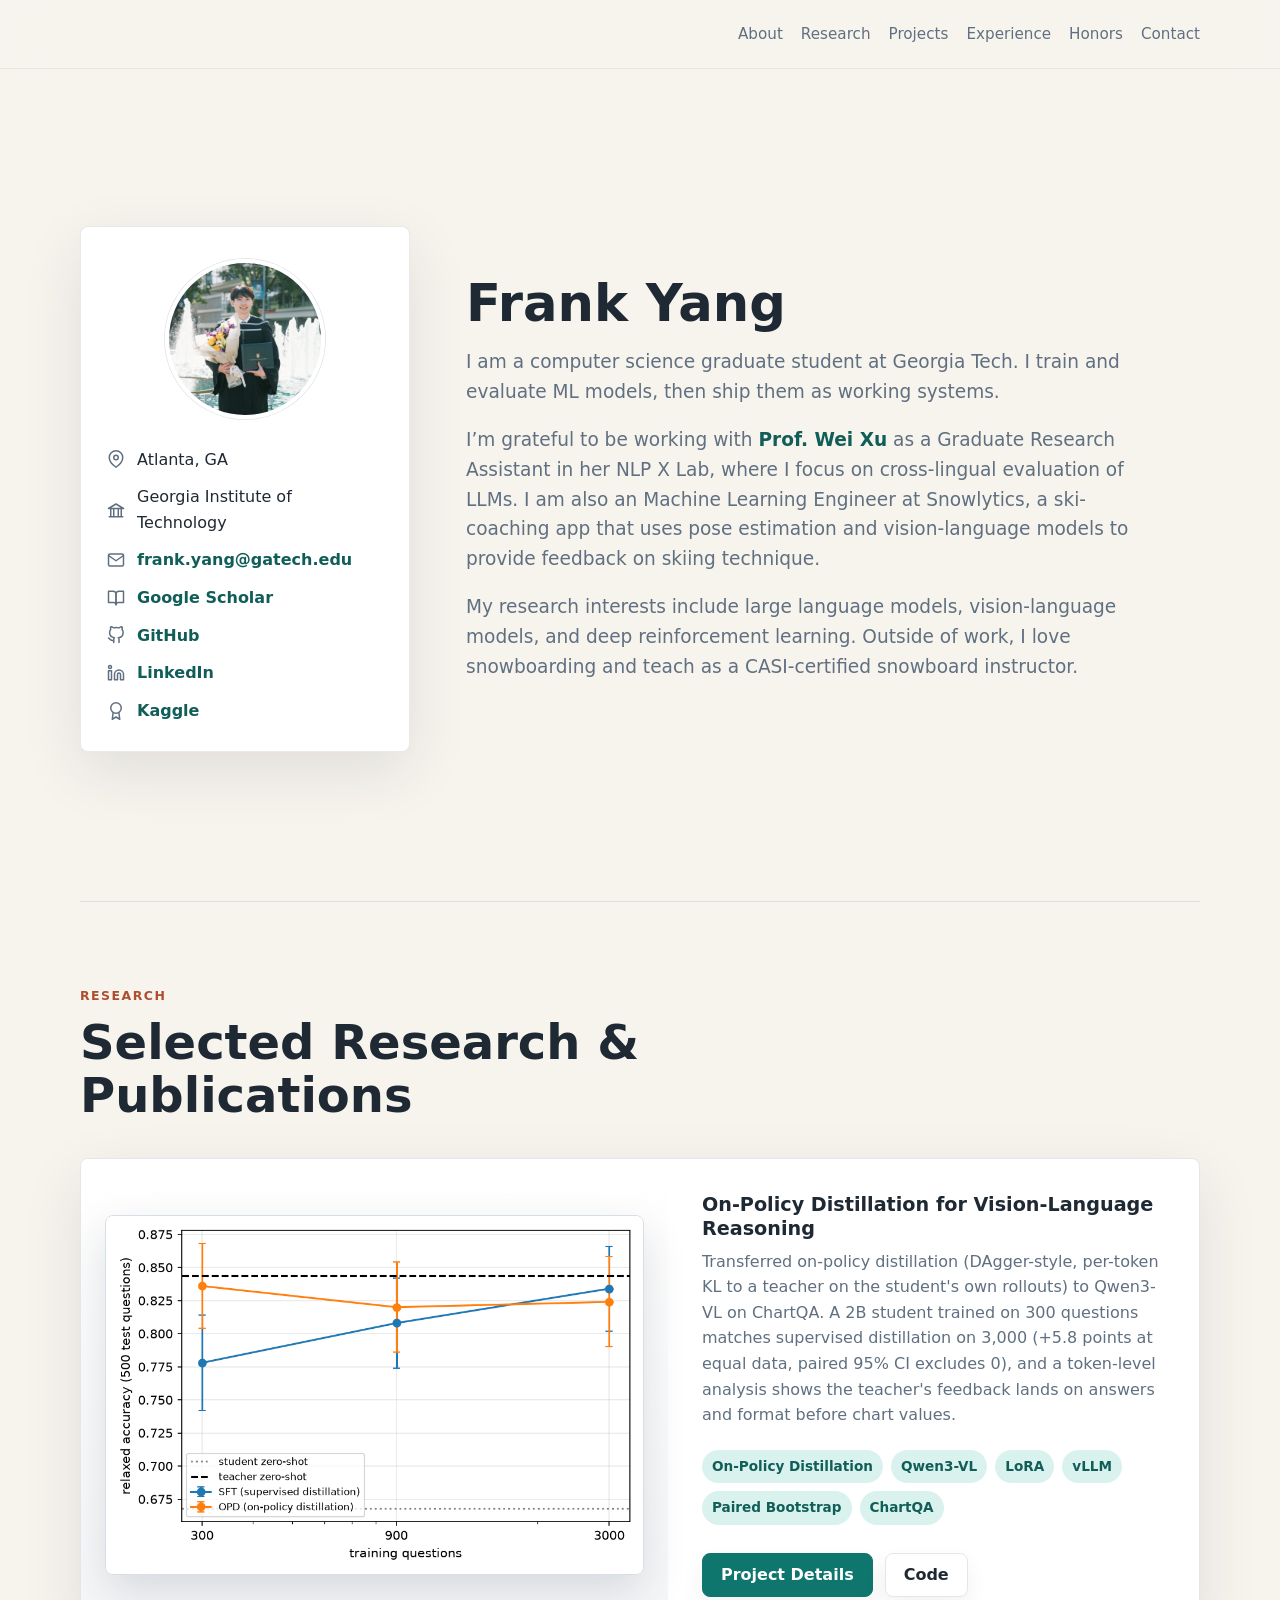
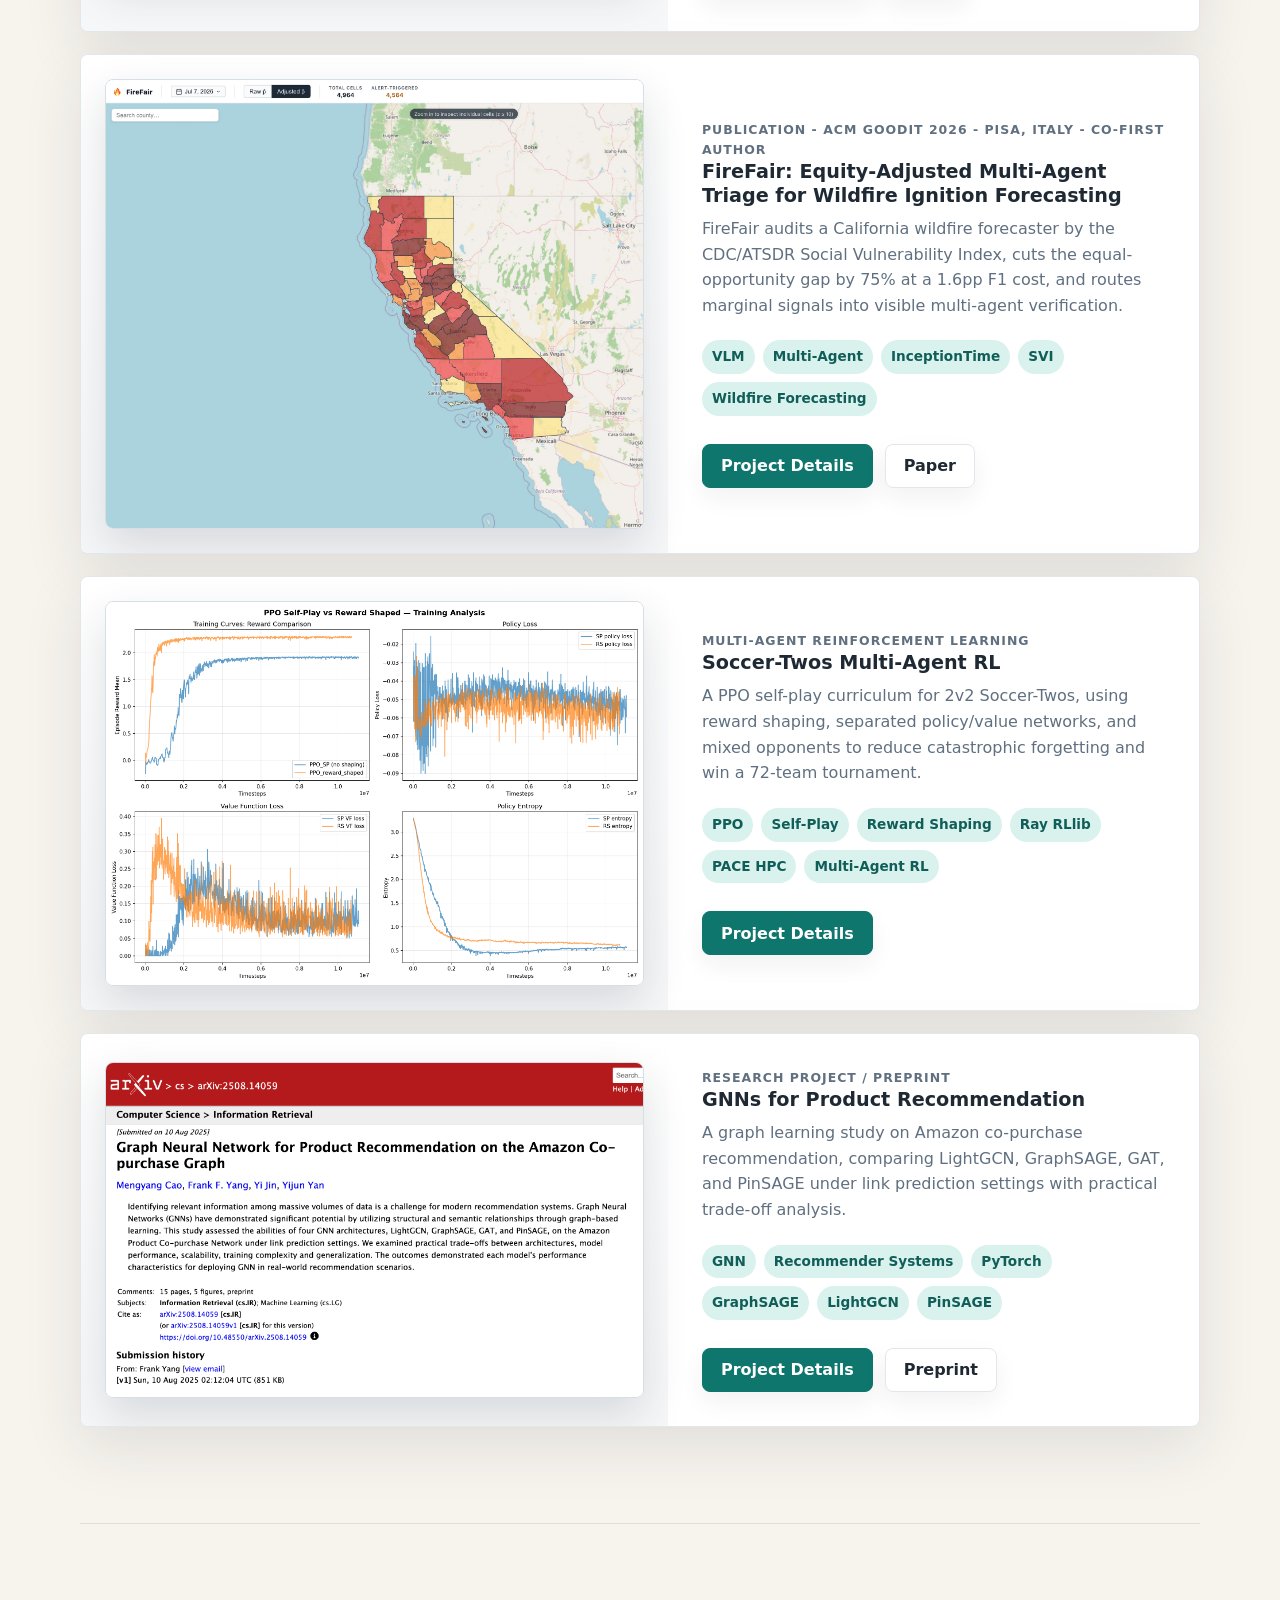
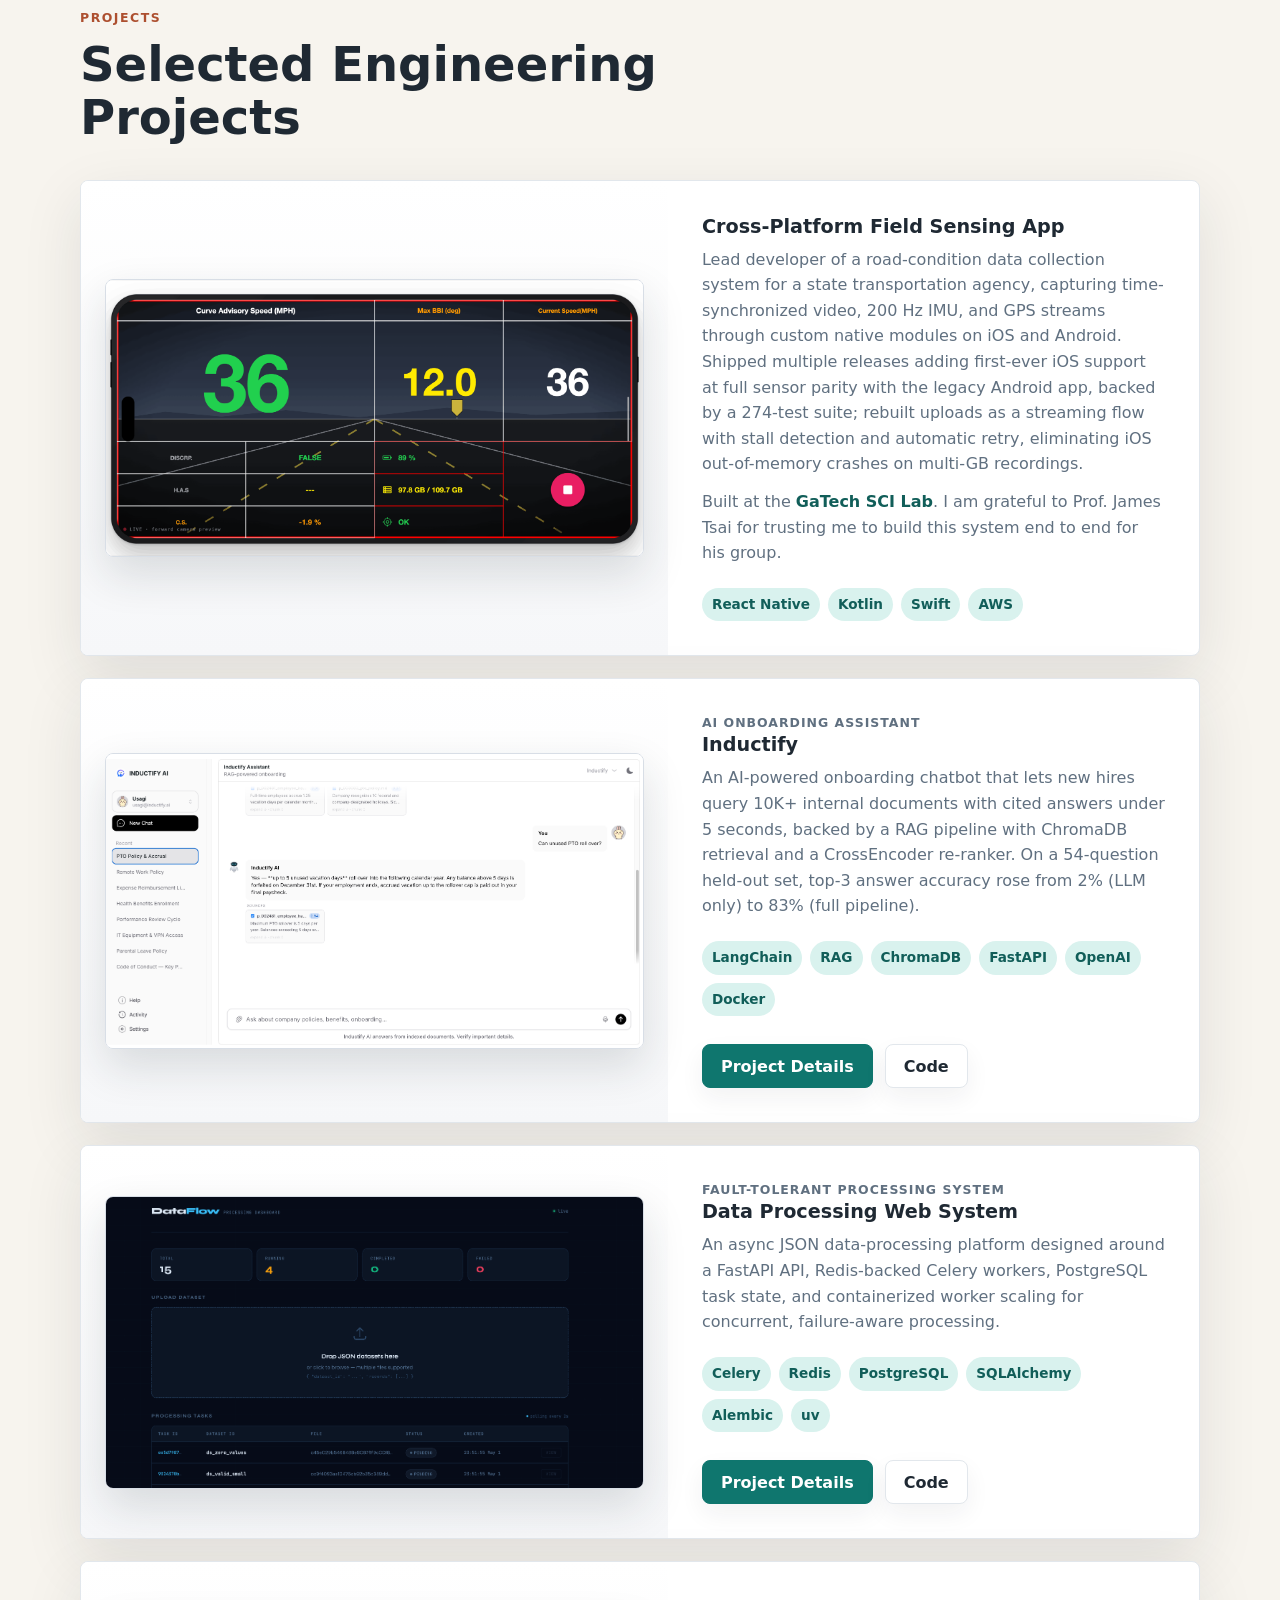
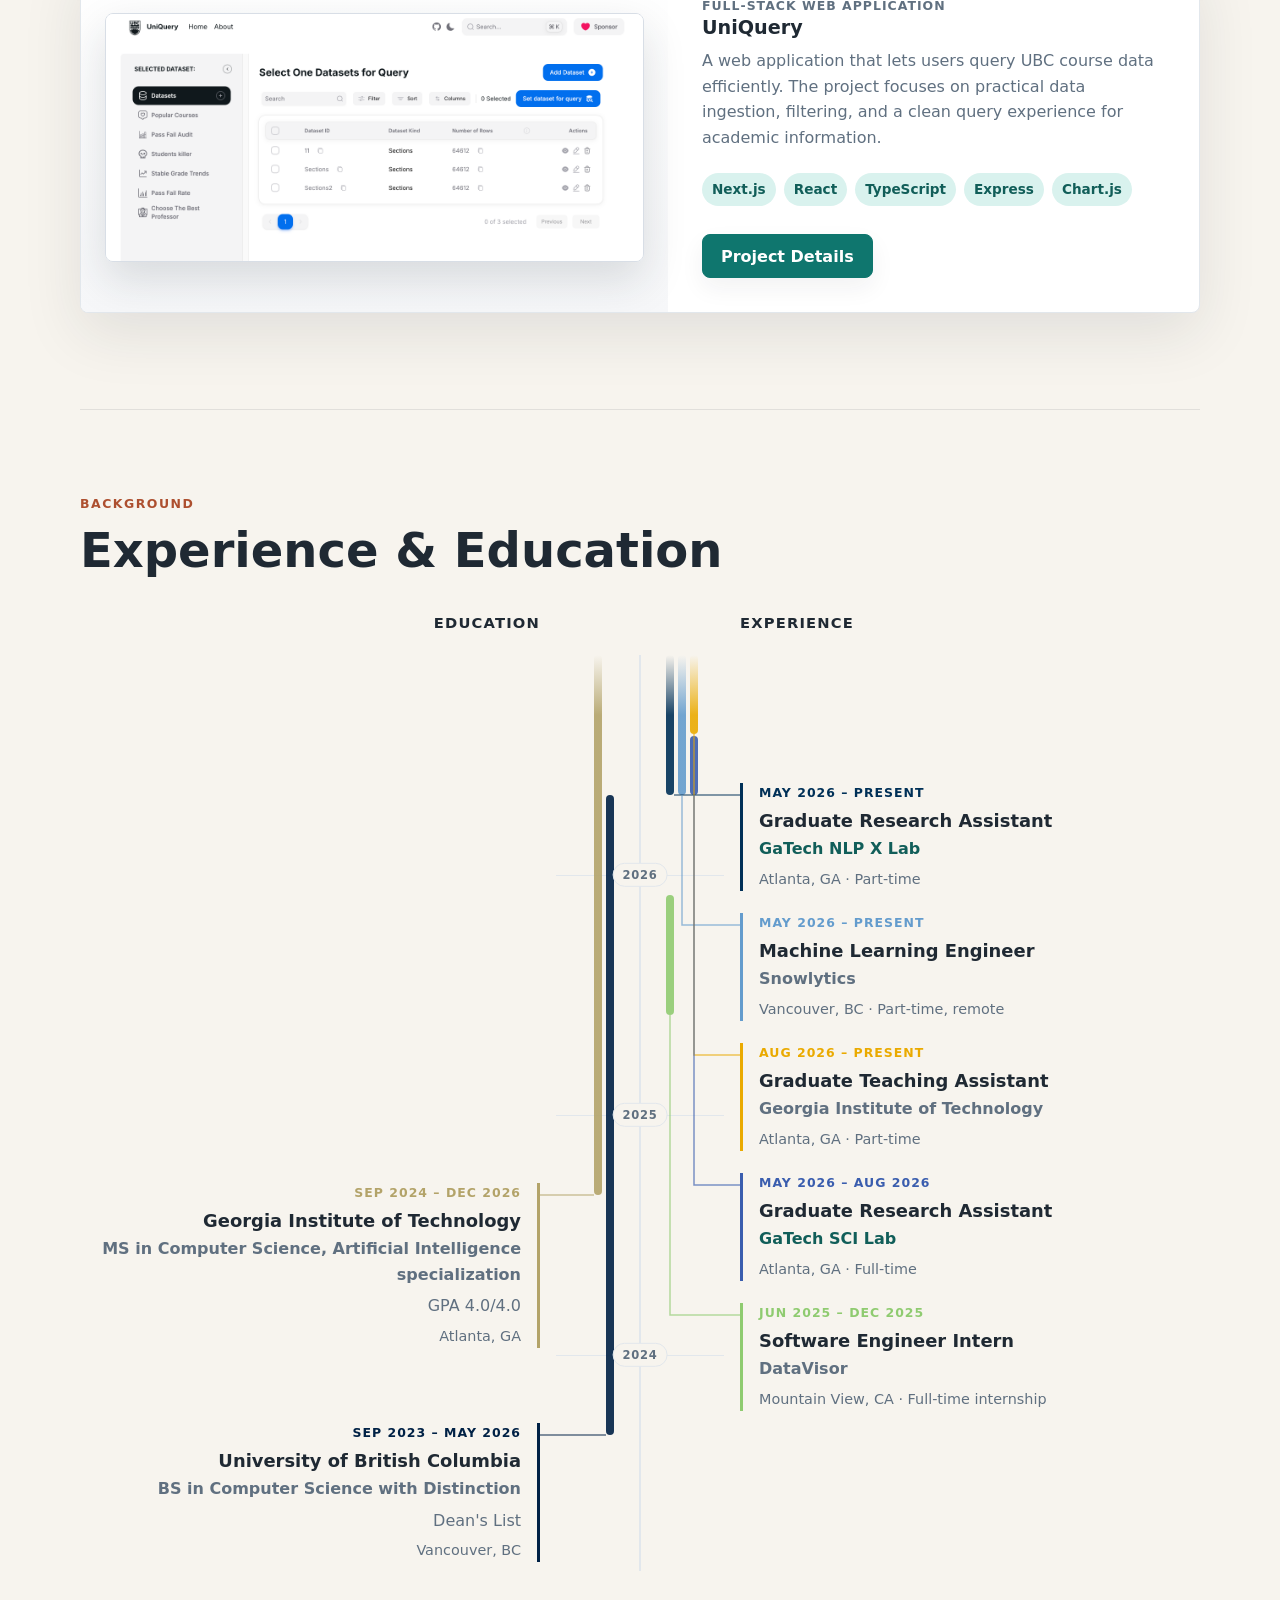
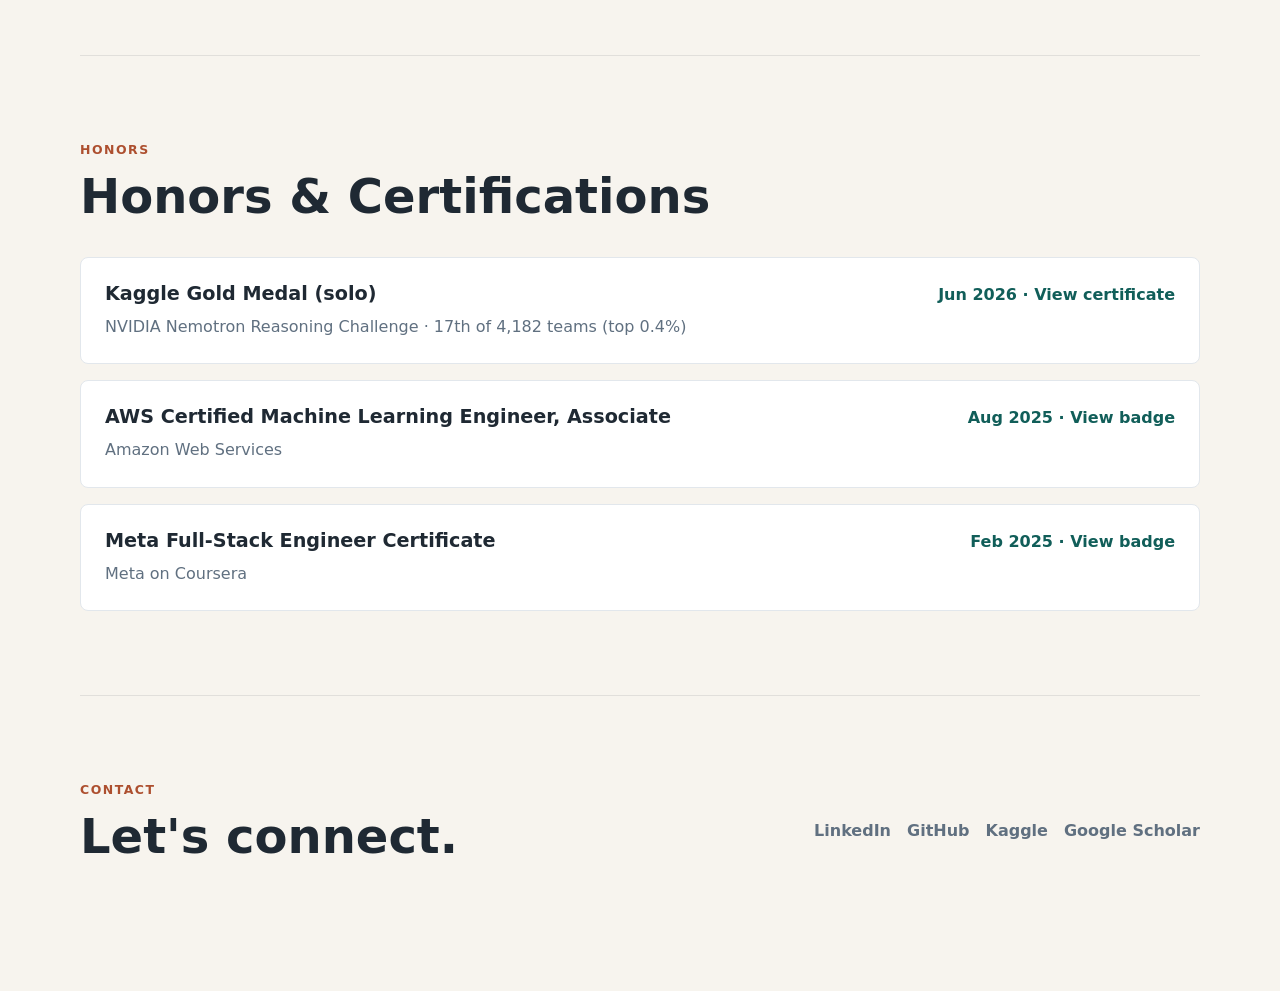
<file: index.html>
<!doctype html>
<html lang="en">
  <head>
    <meta charset="utf-8">
    <meta name="viewport" content="width=device-width, initial-scale=1">
    <meta
      name="description"
      content="Frank Yang - MS CS student at Georgia Tech working on LLM evaluation, vision-language models, and ML systems."
    >
    <title>Frank Yang</title>
    <link rel="icon" type="image/png" sizes="32x32" href="images/favicon-32.png">
    <link rel="icon" type="image/png" sizes="16x16" href="images/favicon-16.png">
    <link rel="icon" type="image/png" sizes="512x512" href="images/favicon-512.png">
    <link rel="apple-touch-icon" sizes="180x180" href="images/favicon-180.png">
    <link rel="stylesheet" href="styles.css">
  </head>
  <body>
    <header class="site-header">
      <nav class="nav" aria-label="Main navigation">
        <div class="nav-links">
          <a href="#top">About</a>
          <a href="#research">Research</a>
          <a href="#projects">Projects</a>
          <a href="#experience">Experience</a>
          <a href="#honors">Honors</a>
          <a href="#contact">Contact</a>
        </div>
      </nav>
    </header>

    <main id="top">
      <section class="hero" aria-labelledby="hero-title">
        <div class="hero-copy">
          <!-- <p class="eyebrow">MSCS @ Georgia Tech </p> -->
          <h1 id="hero-title" class="about-title">Frank Yang</h1>
          <p class="hero-text">
            I am a computer science graduate student at Georgia Tech. I train
            and evaluate ML models, then ship them as working systems.
          </p>
          <p class="hero-text">
            I&rsquo;m grateful to be working with
            <a href="https://cocoxu.github.io/">Prof. Wei Xu</a> as a Graduate
            Research Assistant in her NLP X Lab, where I focus on cross-lingual
            evaluation of LLMs. I am also an Machine Learning Engineer at Snowlytics, a
            ski-coaching app that uses pose estimation and vision-language
            models to provide feedback on skiing technique.
          </p>
          <p class="hero-text">
            My research interests include large language models,
            vision-language models, and deep reinforcement learning. Outside of
            work, I love snowboarding and teach as a CASI-certified snowboard
            instructor.
          </p>
        </div>
        <aside class="profile-panel" aria-label="Profile summary">
          <div class="avatar-frame">
            <img src="images/avatar.jpg" alt="Portrait of Frank Yang">
          </div>
          <ul class="profile-links">
            <li><svg class="icon" viewBox="0 0 24 24" aria-hidden="true"><path d="M21 10c0 7-9 13-9 13s-9-6-9-13a9 9 0 0 1 18 0z"/><circle cx="12" cy="10" r="3"/></svg><span>Atlanta, GA</span></li>
            <li><svg class="icon" viewBox="0 0 24 24" aria-hidden="true"><path d="M3 21h18M5 21V10M9 21V10M15 21V10M19 21V10M2 10l10-6 10 6z"/></svg><span>Georgia Institute of Technology</span></li>
            <li><svg class="icon" viewBox="0 0 24 24" aria-hidden="true"><path d="M4 4h16c1.1 0 2 .9 2 2v12c0 1.1-.9 2-2 2H4c-1.1 0-2-.9-2-2V6c0-1.1.9-2 2-2z"/><path d="M22 6l-10 7L2 6"/></svg><a href="mailto:frank.yang@gatech.edu">frank.yang@gatech.edu</a></li>
            <li><svg class="icon" viewBox="0 0 24 24" aria-hidden="true"><path d="M2 3h6a4 4 0 0 1 4 4v14a3 3 0 0 0-3-3H2z"/><path d="M22 3h-6a4 4 0 0 0-4 4v14a3 3 0 0 1 3-3h7z"/></svg><a href="https://scholar.google.com/citations?user=ZZki0VgAAAAJ&amp;hl">Google Scholar</a></li>
            <li><svg class="icon" viewBox="0 0 24 24" aria-hidden="true"><path d="M9 19c-5 1.5-5-2.5-7-3m14 6v-3.87a3.37 3.37 0 0 0-.94-2.61c3.14-.35 6.44-1.54 6.44-7A5.44 5.44 0 0 0 20 4.77 5.07 5.07 0 0 0 19.91 1S18.73.65 16 2.48a13.38 13.38 0 0 0-7 0C6.27.65 5.09 1 5.09 1A5.07 5.07 0 0 0 5 4.77a5.44 5.44 0 0 0-1.5 3.78c0 5.42 3.3 6.61 6.44 7A3.37 3.37 0 0 0 9 18.13V22"/></svg><a href="https://github.com/ffy208">GitHub</a></li>
            <li><svg class="icon" viewBox="0 0 24 24" aria-hidden="true"><path d="M16 8a6 6 0 0 1 6 6v7h-4v-7a2 2 0 0 0-2-2 2 2 0 0 0-2 2v7h-4v-7a6 6 0 0 1 6-6z"/><rect x="2" y="9" width="4" height="12"/><circle cx="4" cy="4" r="2"/></svg><a href="https://www.linkedin.com/in/ffy208/">LinkedIn</a></li>
            <li><svg class="icon" viewBox="0 0 24 24" aria-hidden="true"><circle cx="12" cy="8" r="7"/><path d="M8.21 13.89L7 23l5-3 5 3-1.21-9.11"/></svg><a href="https://www.kaggle.com/ffy208">Kaggle</a></li>
          </ul>
        </aside>
      </section>

      <section id="research" class="section projects-section" aria-labelledby="research-title">
        <div class="section-heading">
          <p class="eyebrow">Research</p>
          <h2 id="research-title">Selected Research &amp; Publications</h2>
        </div>

        <div class="project-group">
          <article class="project-card">
            <div class="project-media">
              <img
                src="assets/projects/VLM-OPD/data_efficiency.png"
                alt="Accuracy versus training questions for supervised and on-policy distillation of a vision-language model"
                width="900"
                height="600"
              >
            </div>
            <div class="project-content">
              <h3>On-Policy Distillation for Vision-Language Reasoning</h3>
              <p>
                Transferred on-policy distillation (DAgger-style, per-token KL to
                a teacher on the student's own rollouts) to Qwen3-VL on ChartQA.
                A 2B student trained on 300 questions matches supervised
                distillation on 3,000 (+5.8 points at equal data, paired 95% CI
                excludes 0), and a token-level analysis shows the teacher's
                feedback lands on answers and format before chart values.
              </p>
              <ul class="tag-list" aria-label="Research methods used">
                <li>On-Policy Distillation</li>
                <li>Qwen3-VL</li>
                <li>LoRA</li>
                <li>vLLM</li>
                <li>Paired Bootstrap</li>
                <li>ChartQA</li>
              </ul>
              <div class="project-links">
                <a class="button primary" href="https://ffy208.github.io/On-Policy-Distillation-for-Vision-Language-Reasoning/">Project Details</a>
                <a class="button" href="https://github.com/ffy208/On-Policy-Distillation-for-Vision-Language-Reasoning">Code</a>
              </div>
            </div>
          </article>

          <article class="project-card">
            <div class="project-media">
              <img
                src="assets/projects/FireFair/shot-statewide.webp"
                alt="FireFair statewide California dashboard showing equity-adjusted wildfire ignition risk"
                width="1920"
                height="1600"
              >
            </div>
            <div class="project-content">
              <p class="project-type">Publication - ACM GoodIT 2026 - Pisa, Italy - Co-first author</p>
              <h3>FireFair: Equity-Adjusted Multi-Agent Triage for Wildfire Ignition Forecasting</h3>
              <p>
                FireFair audits a California wildfire forecaster by the
                CDC/ATSDR Social Vulnerability Index, cuts the
                equal-opportunity gap by 75% at a 1.6pp F1 cost, and routes
                marginal signals into visible multi-agent verification.
              </p>
              <ul class="tag-list" aria-label="Research methods used">
                <li>VLM</li>
                <li>Multi-Agent</li>
                <li>InceptionTime</li>
                <li>SVI</li>
                <li>Wildfire Forecasting</li>
              </ul>
              <div class="project-links">
                <a class="button primary" href="https://fire-fair.github.io/">Project Details</a>
                <a class="button" href="https://doi.org/10.1145/3794786.3830751">Paper</a>
              </div>
            </div>
          </article>

          <article class="project-card">
            <div class="project-media">
              <img
                src="assets/projects/Soccer-Twos-RL/training_analysis.png"
                alt="PPO self-play and reward shaping training analysis for Soccer-Twos"
                width="2100"
                height="1500"
              >
            </div>
            <div class="project-content">
              <p class="project-type">Multi-agent reinforcement learning</p>
              <h3>Soccer-Twos Multi-Agent RL</h3>
              <p>
                A PPO self-play curriculum for 2v2 Soccer-Twos, using reward
                shaping, separated policy/value networks, and mixed opponents to
                reduce catastrophic forgetting and win a 72-team tournament.
              </p>
              <ul class="tag-list" aria-label="Research methods used">
                <li>PPO</li>
                <li>Self-Play</li>
                <li>Reward Shaping</li>
                <li>Ray RLlib</li>
                <li>PACE HPC</li>
                <li>Multi-Agent RL</li>
              </ul>
              <div class="project-links">
                <a class="button primary" href="assets/projects/Soccer-Twos-RL/index.html">Project Details</a>
              </div>
            </div>
          </article>

          <article class="project-card">
            <div class="project-media">
              <img
                src="assets/projects/GNN-Recommendation/GNN_arxiv.png"
                alt="arXiv preprint page for GNN product recommendation research"
                width="2986"
                height="1064"
              >
            </div>
            <div class="project-content">
              <p class="project-type">Research project / preprint</p>
              <h3>GNNs for Product Recommendation</h3>
              <p>
                A graph learning study on Amazon co-purchase recommendation,
                comparing LightGCN, GraphSAGE, GAT, and PinSAGE under link
                prediction settings with practical trade-off analysis.
              </p>
              <ul class="tag-list" aria-label="Research methods used">
                <li>GNN</li>
                <li>Recommender Systems</li>
                <li>PyTorch</li>
                <li>GraphSAGE</li>
                <li>LightGCN</li>
                <li>PinSAGE</li>
              </ul>
              <div class="project-links">
                <a class="button primary" href="assets/projects/GNN-Recommendation/index.html">Project Details</a>
                <a class="button" href="https://arxiv.org/abs/2508.14059">Preprint</a>
              </div>
            </div>
          </article>

        </div>
      </section>

      <section id="projects" class="section projects-section" aria-labelledby="projects-title">
        <div class="section-heading">
          <p class="eyebrow">Projects</p>
          <h2 id="projects-title">Selected Engineering Projects</h2>
        </div>

        <div class="project-group">
          <article class="project-card">
            <div class="project-media">
              <img
                src="assets/projects/FieldSensingApp/camera-hud.png"
                alt="Design mockup of the recording screen: live camera preview with a heads-up display of advisory speed, lateral tilt, and current speed"
                width="1600"
                height="823"
              >
            </div>
            <div class="project-content">
              <h3>Cross-Platform Field Sensing App</h3>
              <p>
                Lead developer of a road-condition data collection system for a
                state transportation agency, capturing time-synchronized video,
                200 Hz IMU, and GPS streams through custom native modules on
                iOS and Android. Shipped multiple releases adding first-ever
                iOS support at full sensor parity with the legacy Android app,
                backed by a 274-test suite; rebuilt uploads as a streaming flow
                with stall detection and automatic retry, eliminating iOS
                out-of-memory crashes on multi-GB recordings.
              </p>
              <p>
                Built at the <a href="https://sites.gatech.edu/ce-sci/">GaTech SCI Lab</a>.
                I am grateful to Prof. James Tsai for trusting me to build this
                system end to end for his group.
              </p>
              <ul class="tag-list" aria-label="Technologies used">
                <li>React Native</li>
                <li>Kotlin</li>
                <li>Swift</li>
                <li>AWS</li>
              </ul>
            </div>
          </article>

          <article class="project-card">
            <div class="project-media">
              <img
                src="assets/projects/Inductify/Inductify_2.png"
                alt="Inductify AI assistant answering an employee PTO question with cited sources"
                width="2994"
                height="1638"
              >
            </div>
            <div class="project-content">
              <p class="project-type">AI onboarding assistant</p>
              <h3>Inductify</h3>
              <p>
                An AI-powered onboarding chatbot that lets new hires query 10K+
                internal documents with cited answers under 5 seconds, backed by
                a RAG pipeline with ChromaDB retrieval and a CrossEncoder
                re-ranker. On a 54-question held-out set, top-3 answer accuracy
                rose from 2% (LLM only) to 83% (full pipeline).
              </p>
              <ul class="tag-list" aria-label="Technologies used">
                <li>LangChain</li>
                <li>RAG</li>
                <li>ChromaDB</li>
                <li>FastAPI</li>
                <li>OpenAI</li>
                <li>Docker</li>
              </ul>
              <div class="project-links">
                <a class="button primary" href="assets/projects/Inductify/index.html">Project Details</a>
                <a class="button" href="https://github.com/ffy208/Inductify">Code</a>
              </div>
            </div>
          </article>

          <article class="project-card">
            <div class="project-media">
              <img
                src="assets/projects/DataProcessingWebSystem/DataProcessingWebSystem_1.png"
                alt="Data Processing Web System dashboard showing upload and task processing state"
                width="2710"
                height="1470"
              >
            </div>
            <div class="project-content">
              <p class="project-type">Fault-tolerant processing system</p>
              <h3>Data Processing Web System</h3>
              <p>
                An async JSON data-processing platform designed around a
                FastAPI API, Redis-backed Celery workers, PostgreSQL task state,
                and containerized worker scaling for concurrent, failure-aware
                processing.
              </p>
              <ul class="tag-list" aria-label="Technologies used">
                <li>Celery</li>
                <li>Redis</li>
                <li>PostgreSQL</li>
                <li>SQLAlchemy</li>
                <li>Alembic</li>
                <li>uv</li>
              </ul>
              <div class="project-links">
                <a class="button primary" href="assets/projects/DataProcessingWebSystem/index.html">Project Details</a>
                <a class="button" href="https://github.com/ffy208/DataProcessingWebSystem">Code</a>
              </div>
            </div>
          </article>

          <article class="project-card">
            <div class="project-media">
              <img
                src="assets/projects/UniQuery/Uniquery_Select_Dataset.png"
                alt="UniQuery dataset selection screen with sidebar, table, and action controls"
                width="2540"
                height="1168"
              >
            </div>
            <div class="project-content">
              <p class="project-type">Full-stack web application</p>
              <h3>UniQuery</h3>
              <p>
                A web application that lets users query UBC course data
                efficiently. The project focuses on practical data ingestion,
                filtering, and a clean query experience for academic information.
              </p>
              <ul class="tag-list" aria-label="Technologies used">
                <li>Next.js</li>
                <li>React</li>
                <li>TypeScript</li>
                <li>Express</li>
                <li>Chart.js</li>
              </ul>
              <div class="project-links">
                <a class="button primary" href="assets/projects/UniQuery/index.html">Project Details</a>
              </div>
            </div>
          </article>
        </div>
      </section>

      <section id="experience" class="section" aria-labelledby="background-title">
        <div class="section-heading">
          <p class="eyebrow">Background</p>
          <h2 id="background-title">Experience &amp; Education</h2>
        </div>

        <div class="gantt-heads" aria-hidden="true">
          <span>Education</span>
          <span></span>
          <span>Experience</span>
        </div>
        <div class="gantt" id="gantt" data-from="2023-09" data-to="2026-12" data-now="2026-09">
          <div class="gantt-col gantt-edu">
          <article class="g-card" data-from="2024-09" data-to="2026-12" style="--c: var(--c-gt)">
            <span class="tl-date">Sep 2024 &ndash; Dec 2026</span>
            <h4>Georgia Institute of Technology</h4>
            <p class="tl-role">MS in Computer Science, Artificial Intelligence specialization</p>
            <p>GPA 4.0/4.0</p>
            <p class="g-meta">Atlanta, GA</p>
          </article>
          <article class="g-card" data-from="2023-09" data-to="2026-05" style="--c: var(--c-ubc)">
            <span class="tl-date">Sep 2023 &ndash; May 2026</span>
            <h4>University of British Columbia</h4>
            <p class="tl-role">BS in Computer Science with Distinction</p>
            <p>Dean's List</p>
            <p class="g-meta">Vancouver, BC</p>
          </article>
          </div>
          <div class="gantt-axis" aria-hidden="true"></div>
          <div class="gantt-col gantt-work">
          <article class="g-card" data-from="2026-05" data-to="present" style="--c: var(--c-gt-navy)">
            <span class="tl-date">May 2026 &ndash; Present</span>
            <h4>Graduate Research Assistant</h4>
            <p class="tl-role"><a href="https://cocoxu.github.io/">GaTech NLP X Lab</a></p>
            <p class="g-meta">Atlanta, GA &middot; Part-time</p>
          </article>
          <article class="g-card" data-from="2026-05" data-to="present" style="--c: var(--c-snowlytics)">
            <span class="tl-date">May 2026 &ndash; Present</span>
            <h4>Machine Learning Engineer</h4>
            <p class="tl-role">Snowlytics</p>
            <p class="g-meta">Vancouver, BC &middot; Part-time, remote</p>
          </article>
          <article class="g-card" data-from="2026-08" data-to="present" style="--c: var(--c-gt-buzz)">
            <span class="tl-date">Aug 2026 &ndash; Present</span>
            <h4>Graduate Teaching Assistant</h4>
            <p class="tl-role">Georgia Institute of Technology</p>
            <p class="g-meta">Atlanta, GA &middot; Part-time</p>
          </article>
          <article class="g-card" data-from="2026-05" data-to="2026-08" style="--c: var(--c-gt-blue)">
            <span class="tl-date">May 2026 &ndash; Aug 2026</span>
            <h4>Graduate Research Assistant</h4>
            <p class="tl-role"><a href="https://sites.gatech.edu/ce-sci/">GaTech SCI Lab</a></p>
            <p class="g-meta">Atlanta, GA &middot; Full-time</p>
          </article>
          <article class="g-card" data-from="2025-06" data-to="2025-12" style="--c: var(--c-datavisor)">
            <span class="tl-date">Jun 2025 &ndash; Dec 2025</span>
            <h4>Software Engineer Intern</h4>
            <p class="tl-role">DataVisor</p>
            <p class="g-meta">Mountain View, CA &middot; Full-time internship</p>
          </article>
          </div>
        </div>
      </section>

      <section id="honors" class="section" aria-labelledby="honors-title">
        <div class="section-heading">
          <p class="eyebrow">Honors</p>
          <h2 id="honors-title">Honors &amp; Certifications</h2>
        </div>

        <div class="honors-list">
          <article class="timeline-item">
            <div>
              <h3>Kaggle Gold Medal (solo)</h3>
              <p>NVIDIA Nemotron Reasoning Challenge &middot; 17th of 4,182 teams (top 0.4%)</p>
            </div>
            <a href="https://www.kaggle.com/certification/competitions/ffy208/nvidia-nemotron-model-reasoning-challenge">Jun 2026 &middot; View certificate</a>
          </article>
          <article class="timeline-item">
            <div>
              <h3>AWS Certified Machine Learning Engineer, Associate</h3>
              <p>Amazon Web Services</p>
            </div>
            <a href="https://www.credly.com/badges/e4bfdf0d-e2b1-4385-9221-1440ccb06e72/public_url">Aug 2025 &middot; View badge</a>
          </article>
          <article class="timeline-item">
            <div>
              <h3>Meta Full-Stack Engineer Certificate</h3>
              <p>Meta on Coursera</p>
            </div>
            <a href="https://www.credly.com/badges/f4c4b929-ec76-400c-bcb5-99bb45ab5e60/public_url">Feb 2025 &middot; View badge</a>
          </article>
        </div>
      </section>

      <section id="contact" class="section contact-section" aria-labelledby="contact-title">
        <div>
          <p class="eyebrow">Contact</p>
          <h2 id="contact-title">Let's connect.</h2>
        </div>
        <div class="contact-links">
          <a href="https://www.linkedin.com/in/ffy208/">LinkedIn</a>
          <a href="https://github.com/ffy208">GitHub</a>
          <a href="https://www.kaggle.com/ffy208">Kaggle</a>
          <a href="https://scholar.google.com/citations?user=ZZki0VgAAAAJ&hl">Google Scholar</a>
        </div>
      </section>
    </main>
    <script>
      (function () {
        var g = document.getElementById("gantt");
        if (!g) return;
        var axis = g.querySelector(".gantt-axis");
        var PX = 20, AXIS_W = 200, CENTER = AXIS_W / 2, BAR = 8, LANE = 12, OFFSET = 26, GAP = 22;
        function month(str) { var p = str.split("-"); return +p[0] * 12 + (+p[1] - 1); }
        var from = month(g.dataset.from), to = month(g.dataset.to), now = month(g.dataset.now);
        // Dates are month starts: a bar runs from the start of its first month to the start of its
        // end month, so an entry ending in May sits flush with entries starting in May.
        var H = (to - from) * PX;
        function yAt(m) { return (to - m) * PX; }
        var mq = window.matchMedia("(min-width: 821px)");

        function reset() {
          g.classList.remove("is-laid-out");
          axis.innerHTML = "";
          g.querySelectorAll(".g-card").forEach(function (c) { c.style.top = ""; });
          g.querySelectorAll(".gantt-col").forEach(function (c) { c.style.height = ""; });
        }

        function layout() {
          reset();
          if (!mq.matches) return;
          g.classList.add("is-laid-out");
          var svg = document.createElementNS("http://www.w3.org/2000/svg", "svg");
          svg.setAttribute("class", "g-links");
          var line = document.createElement("div"); line.className = "g-axis-line"; axis.appendChild(line);
          for (var yr = Math.floor(from / 12) + 1; yr * 12 <= to; yr++) {
            var tl = document.createElement("div"); tl.className = "g-tick-line";
            tl.style.top = yAt(yr * 12) + "px"; axis.appendChild(tl);
            var t = document.createElement("span"); t.className = "g-tick"; t.textContent = yr;
            t.style.top = yAt(yr * 12) + "px"; axis.appendChild(t);
          }
          var maxBottom = H;
          [["gantt-edu", -1], ["gantt-work", 1]].forEach(function (side) {
            var col = g.querySelector("." + side[0]), dir = side[1];
            var cards = Array.prototype.slice.call(col.querySelectorAll(".g-card")).map(function (c) {
              var a = month(c.dataset.from), b = c.dataset.to === "present" ? to : month(c.dataset.to);
              return { el: c, a: a, b: b, ongoing: c.dataset.to === "present" };
            });
            var lanes = [];
            cards.slice().sort(function (p, q) { return p.a - q.a; }).forEach(function (c) {
              var lane = 0;
              while (lane < lanes.length && lanes[lane][lanes[lane].length - 1].b > c.a) lane++;
              if (!lanes[lane]) lanes[lane] = [];
              var prev = lanes[lane][lanes[lane].length - 1];
              if (prev && prev.b === c.a) { prev.trimTop = true; c.trimBottom = true; }
              lanes[lane].push(c); c.lane = lane;
            });
            var prevBottom = -Infinity;
            cards.forEach(function (c) {
              var barTop = yAt(c.b) + (c.trimTop ? 1 : 0);
              var barBottom = yAt(c.a) - (c.trimBottom ? 1 : 0);
              // each card sits level with the start of its bar, pushed down only to avoid
              // overlapping the previous card; a same-colored L links it back to the bar
              var ys = barBottom, top = Math.max(ys - 12, prevBottom + GAP);
              c.el.style.top = top + "px";
              prevBottom = top + c.el.offsetHeight;
              var color = c.el.style.getPropertyValue("--c");
              var x = dir > 0 ? CENTER + OFFSET + c.lane * LANE : CENTER - OFFSET - c.lane * LANE - BAR;
              var bar = document.createElement("div");
              bar.className = "g-bar";
              bar.style.left = x + "px"; bar.style.top = barTop + "px";
              bar.style.height = (barBottom - barTop) + "px"; bar.style.background = color;
              if (c.b > now) {
                var solid = barBottom - barTop - (yAt(now) - yAt(c.b));
                bar.style.background = "linear-gradient(to top, " + color + " " + solid + "px, transparent 100%)";
              }
              axis.appendChild(bar);
              var yc = top + 12, edge = dir > 0 ? AXIS_W : 0, bx = dir > 0 ? x + BAR : x, cx = x + BAR / 2;
              var pts = ys === yc ? [[bx, ys], [edge, ys]] : [[cx, ys], [cx, yc], [edge, yc]];
              var pl = document.createElementNS("http://www.w3.org/2000/svg", "polyline");
              pl.setAttribute("points", pts.map(function (p) { return p.join(","); }).join(" "));
              pl.setAttribute("stroke", c.el.style.getPropertyValue("--c"));
              svg.appendChild(pl);
            });
            maxBottom = Math.max(maxBottom, prevBottom + 8);
          });
          axis.appendChild(svg);
          g.querySelectorAll(".gantt-col").forEach(function (c) { c.style.height = maxBottom + "px"; });
          axis.style.height = maxBottom + "px";
        }
        layout();
        var timer; window.addEventListener("resize", function () { clearTimeout(timer); timer = setTimeout(layout, 120); });
      })();
    </script>
  </body>
</html>
</file>
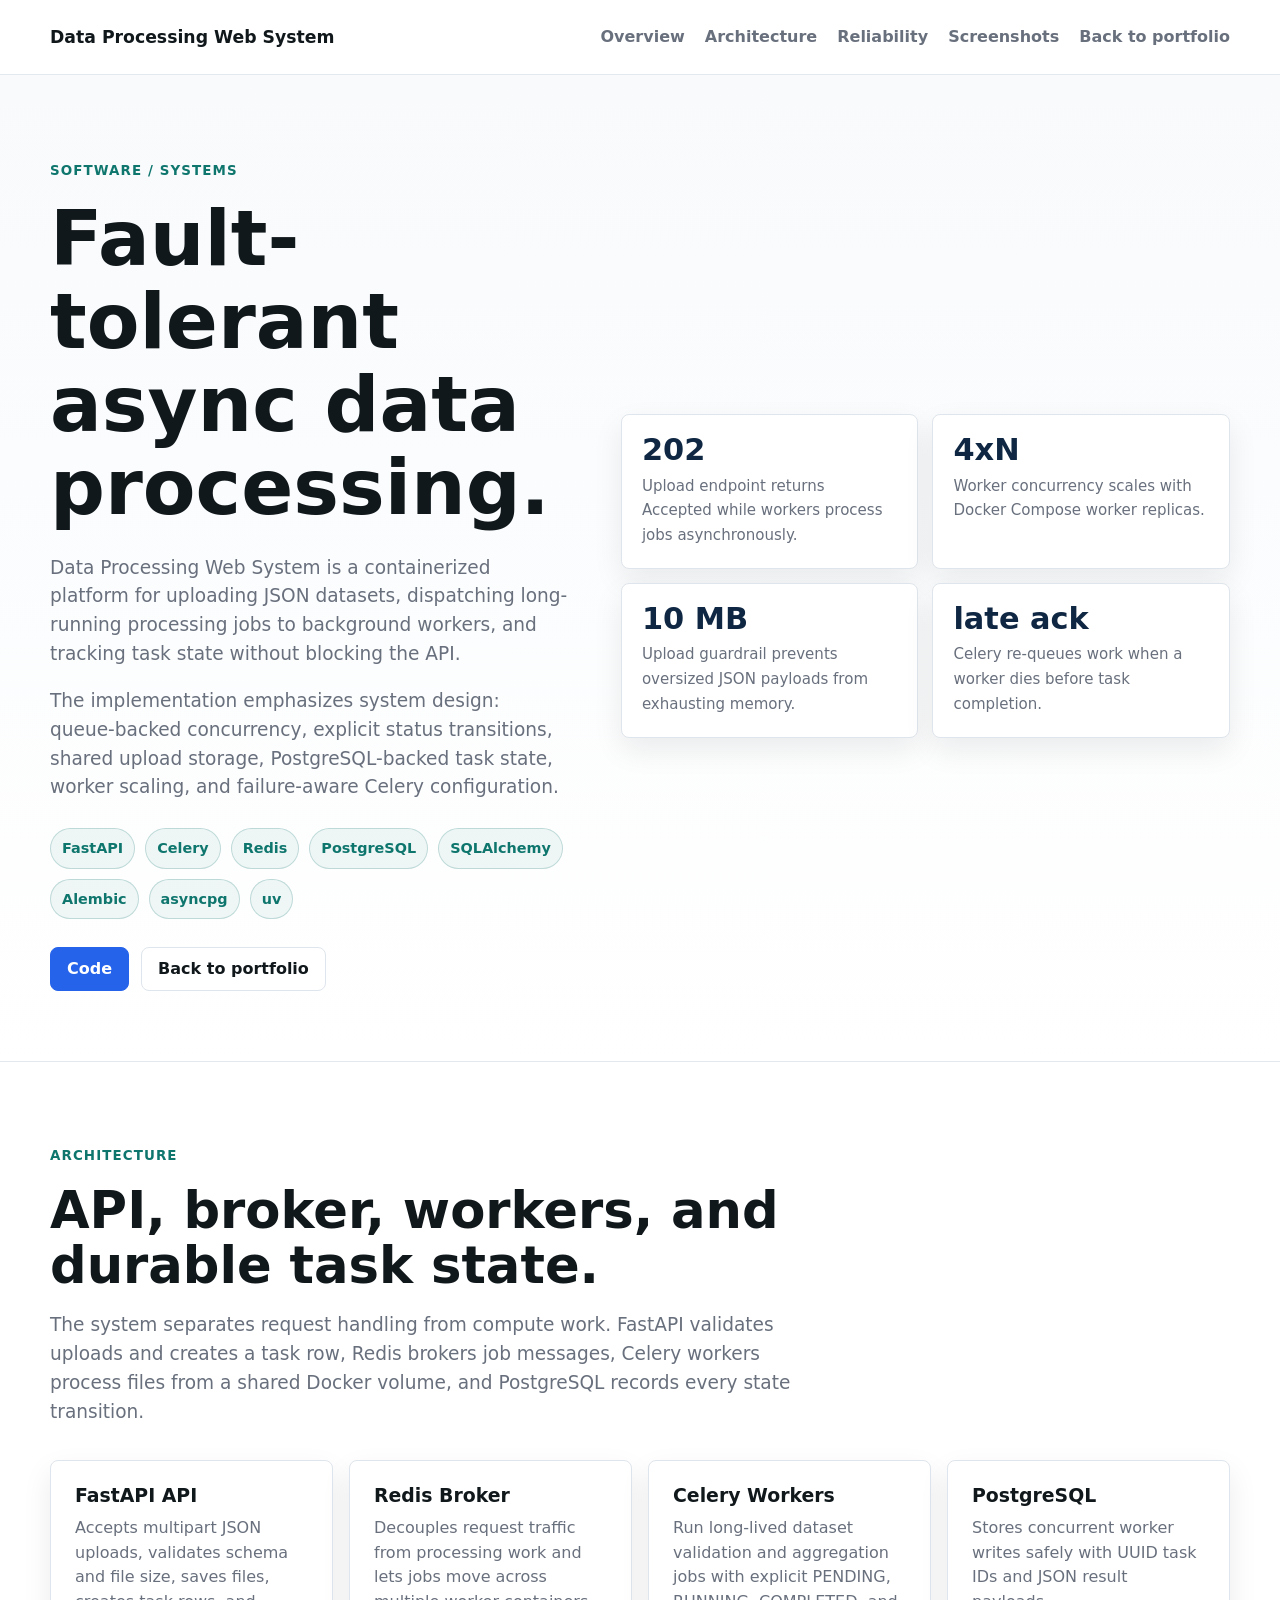
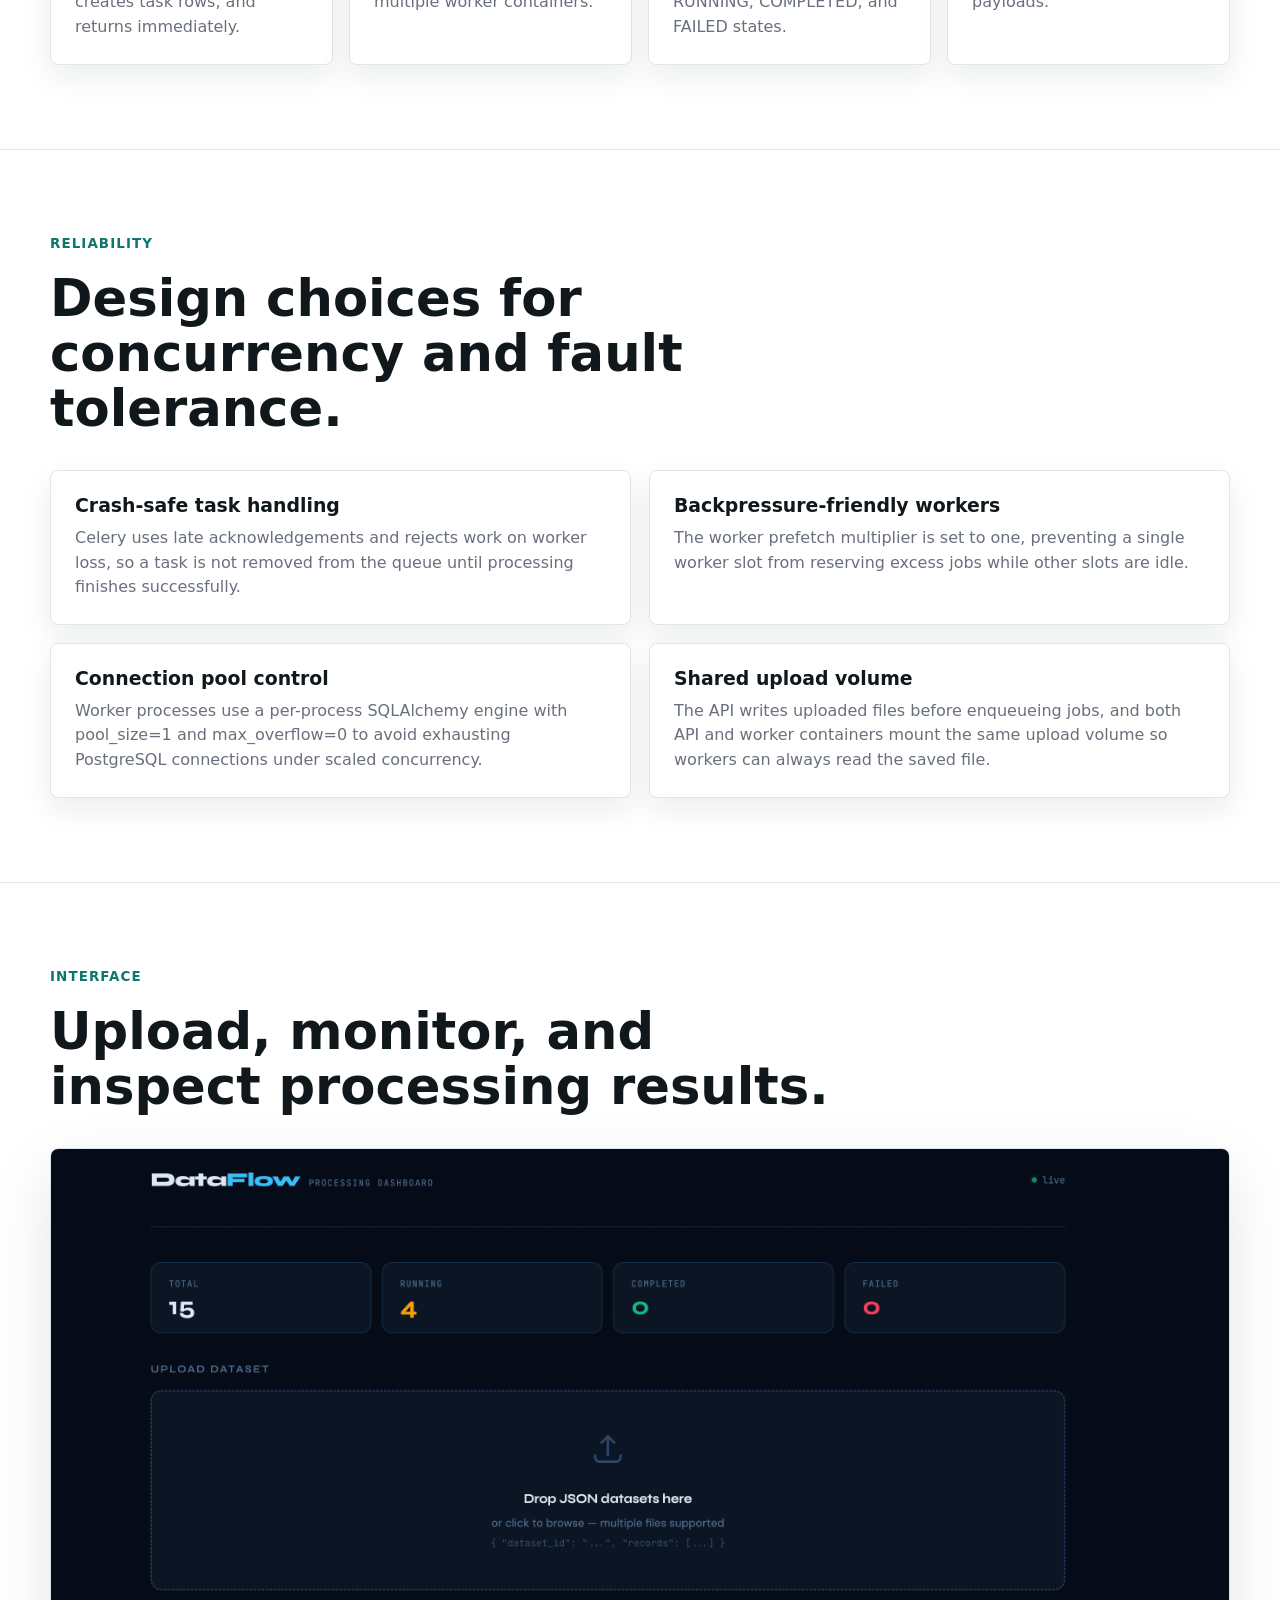
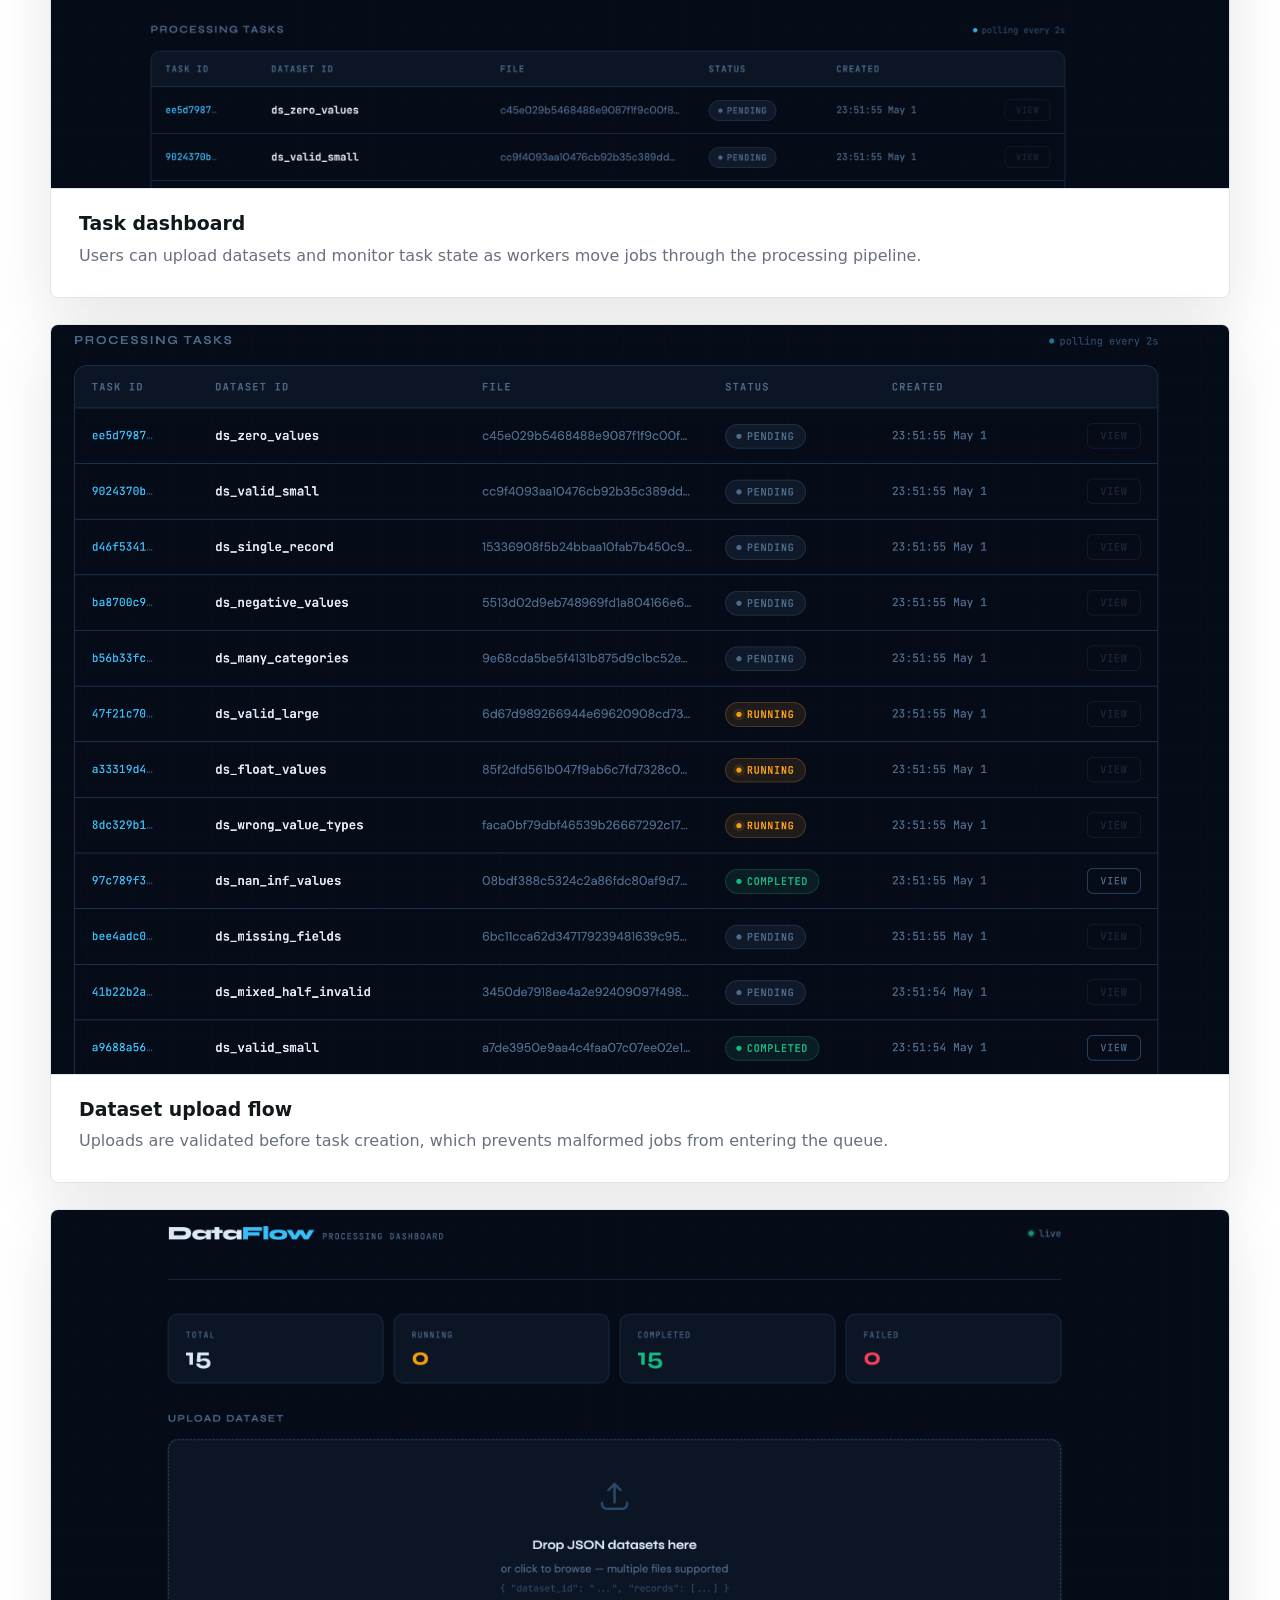
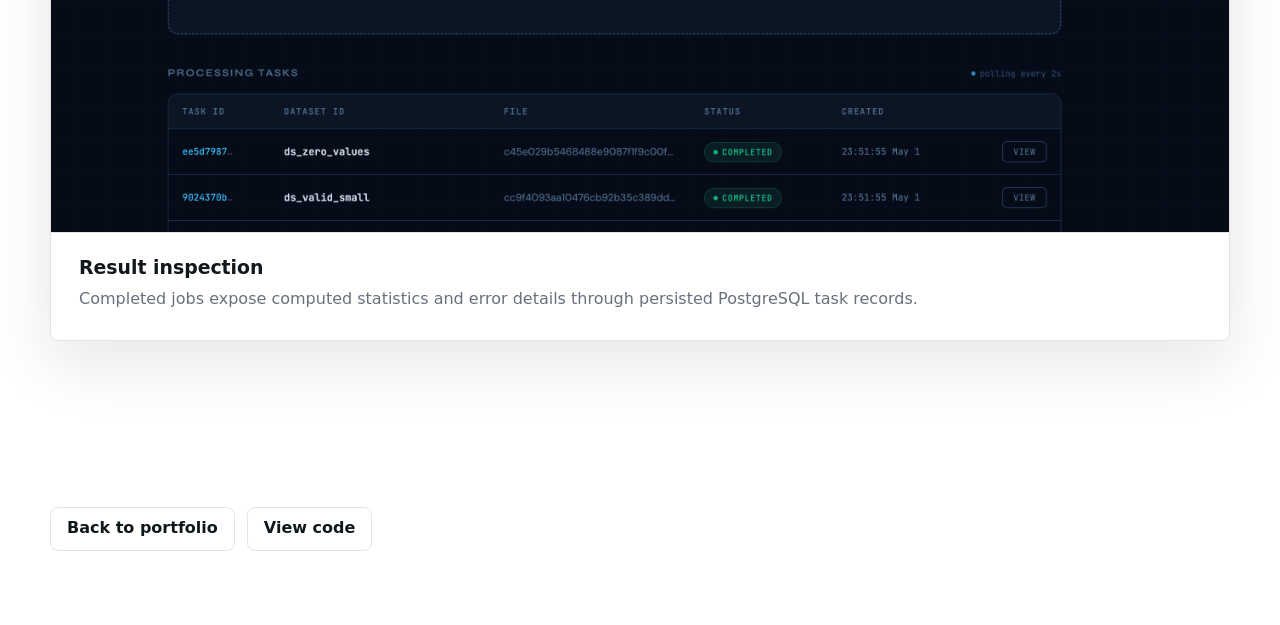
<file: assets/projects/DataProcessingWebSystem/index.html>
<!doctype html>
<html lang="en">
  <head>
    <meta charset="utf-8">
    <meta name="viewport" content="width=device-width, initial-scale=1">
    <meta
      name="description"
      content="Data Processing Web System project overview: a fault-tolerant async processing system built with FastAPI, Celery, Redis, PostgreSQL, SQLAlchemy, Alembic, Docker Compose, and uv."
    >
    <title>Data Processing Web System | Project Overview</title>
    <style>
      :root {
        --text: #11181c;
        --muted: #69707d;
        --soft: #f6f8fb;
        --line: #dfe5ec;
        --panel: #ffffff;
        --blue: #2563eb;
        --navy: #0f2742;
        --teal: #0f766e;
        --shadow: 0 22px 64px rgba(17, 24, 28, 0.1);
        --shadow-soft: 0 12px 30px rgba(17, 24, 28, 0.08);
      }

      * {
        box-sizing: border-box;
      }

      html {
        scroll-behavior: smooth;
      }

      body {
        margin: 0;
        color: var(--text);
        background: #fff;
        font-family: Inter, ui-sans-serif, system-ui, -apple-system, BlinkMacSystemFont, "Segoe UI", sans-serif;
        line-height: 1.55;
      }

      img {
        display: block;
        max-width: 100%;
      }

      a {
        color: inherit;
      }

      .shell {
        width: min(1180px, calc(100% - 40px));
        margin: 0 auto;
      }

      .nav {
        position: sticky;
        top: 0;
        z-index: 20;
        border-bottom: 1px solid rgba(223, 229, 236, 0.82);
        background: rgba(255, 255, 255, 0.9);
        backdrop-filter: blur(18px);
      }

      .nav-inner {
        display: flex;
        align-items: center;
        justify-content: space-between;
        gap: 22px;
        min-height: 74px;
      }

      .brand {
        color: var(--text);
        font-size: 1.08rem;
        font-weight: 850;
        text-decoration: none;
      }

      .nav-links {
        display: flex;
        flex-wrap: wrap;
        justify-content: flex-end;
        gap: 20px;
        color: var(--muted);
        font-weight: 750;
      }

      .nav-links a {
        text-decoration: none;
      }

      .nav-links a:hover {
        color: var(--text);
      }

      .hero {
        padding: 86px 0 70px;
        background:
          linear-gradient(180deg, #f8fafc 0%, #fff 100%);
      }

      .hero-grid {
        display: grid;
        grid-template-columns: minmax(0, 0.92fr) minmax(420px, 1.08fr);
        gap: 52px;
        align-items: center;
      }

      .eyebrow {
        margin: 0 0 16px;
        color: var(--teal);
        font-size: 0.84rem;
        font-weight: 850;
        letter-spacing: 0.08em;
        text-transform: uppercase;
      }

      h1,
      h2,
      h3,
      p {
        margin-top: 0;
      }

      h1,
      h2,
      h3 {
        line-height: 1.08;
        letter-spacing: 0;
      }

      h1 {
        margin-bottom: 24px;
        font-size: clamp(3rem, 6vw, 5.8rem);
      }

      h2 {
        margin-bottom: 18px;
        font-size: clamp(2rem, 4vw, 3.8rem);
      }

      h3 {
        margin-bottom: 10px;
        font-size: 1.18rem;
      }

      .lead {
        max-width: 760px;
        color: var(--muted);
        font-size: 1.16rem;
      }

      .hero-actions,
      .links {
        display: flex;
        flex-wrap: wrap;
        gap: 12px;
        margin-top: 28px;
      }

      .button {
        display: inline-flex;
        align-items: center;
        justify-content: center;
        min-height: 44px;
        padding: 0 16px;
        border: 1px solid var(--line);
        border-radius: 8px;
        color: var(--text);
        background: #fff;
        font-weight: 800;
        text-decoration: none;
      }

      .button.primary {
        border-color: var(--blue);
        color: #fff;
        background: var(--blue);
      }

      .metric-grid {
        display: grid;
        grid-template-columns: repeat(2, minmax(0, 1fr));
        gap: 14px;
      }

      .metric {
        padding: 20px;
        border: 1px solid var(--line);
        border-radius: 8px;
        background: var(--panel);
        box-shadow: var(--shadow-soft);
      }

      .metric strong {
        display: block;
        margin-bottom: 8px;
        color: var(--navy);
        font-size: 1.9rem;
        line-height: 1;
      }

      .metric span {
        color: var(--muted);
        font-size: 0.94rem;
      }

      .section {
        padding: 84px 0;
        border-top: 1px solid rgba(223, 229, 236, 0.86);
      }

      .section-heading {
        max-width: 820px;
        margin-bottom: 34px;
      }

      .stack {
        display: flex;
        flex-wrap: wrap;
        gap: 10px;
        padding: 0;
        margin: 26px 0 0;
        list-style: none;
      }

      .stack li {
        padding: 8px 11px;
        border: 1px solid rgba(15, 118, 110, 0.22);
        border-radius: 999px;
        color: var(--teal);
        background: rgba(15, 118, 110, 0.06);
        font-size: 0.9rem;
        font-weight: 800;
      }

      .architecture {
        display: grid;
        grid-template-columns: repeat(4, minmax(0, 1fr));
        gap: 16px;
      }

      .arch-card,
      .design-card {
        padding: 24px;
        border: 1px solid var(--line);
        border-radius: 8px;
        background: var(--panel);
        box-shadow: var(--shadow-soft);
      }

      .arch-card p,
      .design-card p {
        margin-bottom: 0;
        color: var(--muted);
      }

      .design-grid {
        display: grid;
        grid-template-columns: repeat(2, minmax(0, 1fr));
        gap: 18px;
      }

      .screenshot-grid {
        display: grid;
        gap: 26px;
      }

      .screenshot-card {
        overflow: hidden;
        border: 1px solid var(--line);
        border-radius: 8px;
        background: var(--panel);
        box-shadow: var(--shadow);
      }

      .screenshot-card img {
        width: 100%;
        height: auto;
        border-bottom: 1px solid var(--line);
      }

      .screenshot-copy {
        padding: 24px 28px 28px;
      }

      .screenshot-copy p {
        margin-bottom: 0;
        color: var(--muted);
      }

      .footer {
        padding: 54px 0 74px;
        color: var(--muted);
      }

      @media (max-width: 900px) {
        .hero-grid,
        .architecture,
        .design-grid {
          grid-template-columns: 1fr;
        }

        .metric-grid {
          grid-template-columns: 1fr;
        }
      }
    </style>
  </head>
  <body>
    <header class="nav">
      <div class="shell nav-inner">
        <a class="brand" href="#top">Data Processing Web System</a>
        <nav class="nav-links" aria-label="Project navigation">
          <a href="#overview">Overview</a>
          <a href="#architecture">Architecture</a>
          <a href="#reliability">Reliability</a>
          <a href="#screenshots">Screenshots</a>
          <a href="../../../index.html#projects">Back to portfolio</a>
        </nav>
      </div>
    </header>

    <main id="top">
      <section id="overview" class="hero">
        <div class="shell hero-grid">
          <div>
            <p class="eyebrow">Software / Systems</p>
            <h1>Fault-tolerant async data processing.</h1>
            <p class="lead">
              Data Processing Web System is a containerized platform for
              uploading JSON datasets, dispatching long-running processing jobs
              to background workers, and tracking task state without blocking
              the API.
            </p>
            <p class="lead">
              The implementation emphasizes system design: queue-backed
              concurrency, explicit status transitions, shared upload storage,
              PostgreSQL-backed task state, worker scaling, and failure-aware
              Celery configuration.
            </p>
            <ul class="stack" aria-label="Technologies used">
              <li>FastAPI</li>
              <li>Celery</li>
              <li>Redis</li>
              <li>PostgreSQL</li>
              <li>SQLAlchemy</li>
              <li>Alembic</li>
              <li>asyncpg</li>
              <li>uv</li>
            </ul>
            <div class="hero-actions">
              <a class="button primary" href="https://github.com/ffy208/DataProcessingWebSystem">Code</a>
              <a class="button" href="../../../index.html#projects">Back to portfolio</a>
            </div>
          </div>

          <div class="metric-grid" aria-label="System design highlights">
            <div class="metric">
              <strong>202</strong>
              <span>Upload endpoint returns Accepted while workers process jobs asynchronously.</span>
            </div>
            <div class="metric">
              <strong>4xN</strong>
              <span>Worker concurrency scales with Docker Compose worker replicas.</span>
            </div>
            <div class="metric">
              <strong>10 MB</strong>
              <span>Upload guardrail prevents oversized JSON payloads from exhausting memory.</span>
            </div>
            <div class="metric">
              <strong>late ack</strong>
              <span>Celery re-queues work when a worker dies before task completion.</span>
            </div>
          </div>
        </div>
      </section>

      <section id="architecture" class="section">
        <div class="shell">
          <div class="section-heading">
            <p class="eyebrow">Architecture</p>
            <h2>API, broker, workers, and durable task state.</h2>
            <p class="lead">
              The system separates request handling from compute work. FastAPI
              validates uploads and creates a task row, Redis brokers job
              messages, Celery workers process files from a shared Docker
              volume, and PostgreSQL records every state transition.
            </p>
          </div>

          <div class="architecture">
            <article class="arch-card">
              <h3>FastAPI API</h3>
              <p>Accepts multipart JSON uploads, validates schema and file size, saves files, creates task rows, and returns immediately.</p>
            </article>
            <article class="arch-card">
              <h3>Redis Broker</h3>
              <p>Decouples request traffic from processing work and lets jobs move across multiple worker containers.</p>
            </article>
            <article class="arch-card">
              <h3>Celery Workers</h3>
              <p>Run long-lived dataset validation and aggregation jobs with explicit PENDING, RUNNING, COMPLETED, and FAILED states.</p>
            </article>
            <article class="arch-card">
              <h3>PostgreSQL</h3>
              <p>Stores concurrent worker writes safely with UUID task IDs and JSON result payloads.</p>
            </article>
          </div>
        </div>
      </section>

      <section id="reliability" class="section">
        <div class="shell">
          <div class="section-heading">
            <p class="eyebrow">Reliability</p>
            <h2>Design choices for concurrency and fault tolerance.</h2>
          </div>

          <div class="design-grid">
            <article class="design-card">
              <h3>Crash-safe task handling</h3>
              <p>
                Celery uses late acknowledgements and rejects work on worker
                loss, so a task is not removed from the queue until processing
                finishes successfully.
              </p>
            </article>
            <article class="design-card">
              <h3>Backpressure-friendly workers</h3>
              <p>
                The worker prefetch multiplier is set to one, preventing a
                single worker slot from reserving excess jobs while other slots
                are idle.
              </p>
            </article>
            <article class="design-card">
              <h3>Connection pool control</h3>
              <p>
                Worker processes use a per-process SQLAlchemy engine with
                pool_size=1 and max_overflow=0 to avoid exhausting PostgreSQL
                connections under scaled concurrency.
              </p>
            </article>
            <article class="design-card">
              <h3>Shared upload volume</h3>
              <p>
                The API writes uploaded files before enqueueing jobs, and both
                API and worker containers mount the same upload volume so workers
                can always read the saved file.
              </p>
            </article>
          </div>
        </div>
      </section>

      <section id="screenshots" class="section">
        <div class="shell">
          <div class="section-heading">
            <p class="eyebrow">Interface</p>
            <h2>Upload, monitor, and inspect processing results.</h2>
          </div>

          <div class="screenshot-grid">
            <article class="screenshot-card">
              <img
                src="DataProcessingWebSystem_1.png"
                alt="Data Processing Web System dashboard with task list and status cards"
                width="2710"
                height="1470"
              >
              <div class="screenshot-copy">
                <h3>Task dashboard</h3>
                <p>Users can upload datasets and monitor task state as workers move jobs through the processing pipeline.</p>
              </div>
            </article>

            <article class="screenshot-card">
              <img
                src="DataProcessingWebSystem_2.png"
                alt="Dataset upload flow for the data processing web system"
                width="2286"
                height="1454"
              >
              <div class="screenshot-copy">
                <h3>Dataset upload flow</h3>
                <p>Uploads are validated before task creation, which prevents malformed jobs from entering the queue.</p>
              </div>
            </article>

            <article class="screenshot-card">
              <img
                src="DataProcessingWebSystem_3.png"
                alt="Processed dataset results and status details"
                width="2774"
                height="1464"
              >
              <div class="screenshot-copy">
                <h3>Result inspection</h3>
                <p>Completed jobs expose computed statistics and error details through persisted PostgreSQL task records.</p>
              </div>
            </article>
          </div>
        </div>
      </section>
    </main>

    <footer class="footer">
      <div class="shell links">
        <a class="button" href="../../../index.html#projects">Back to portfolio</a>
        <a class="button" href="https://github.com/ffy208/DataProcessingWebSystem">View code</a>
      </div>
    </footer>
  </body>
</html>
</file>
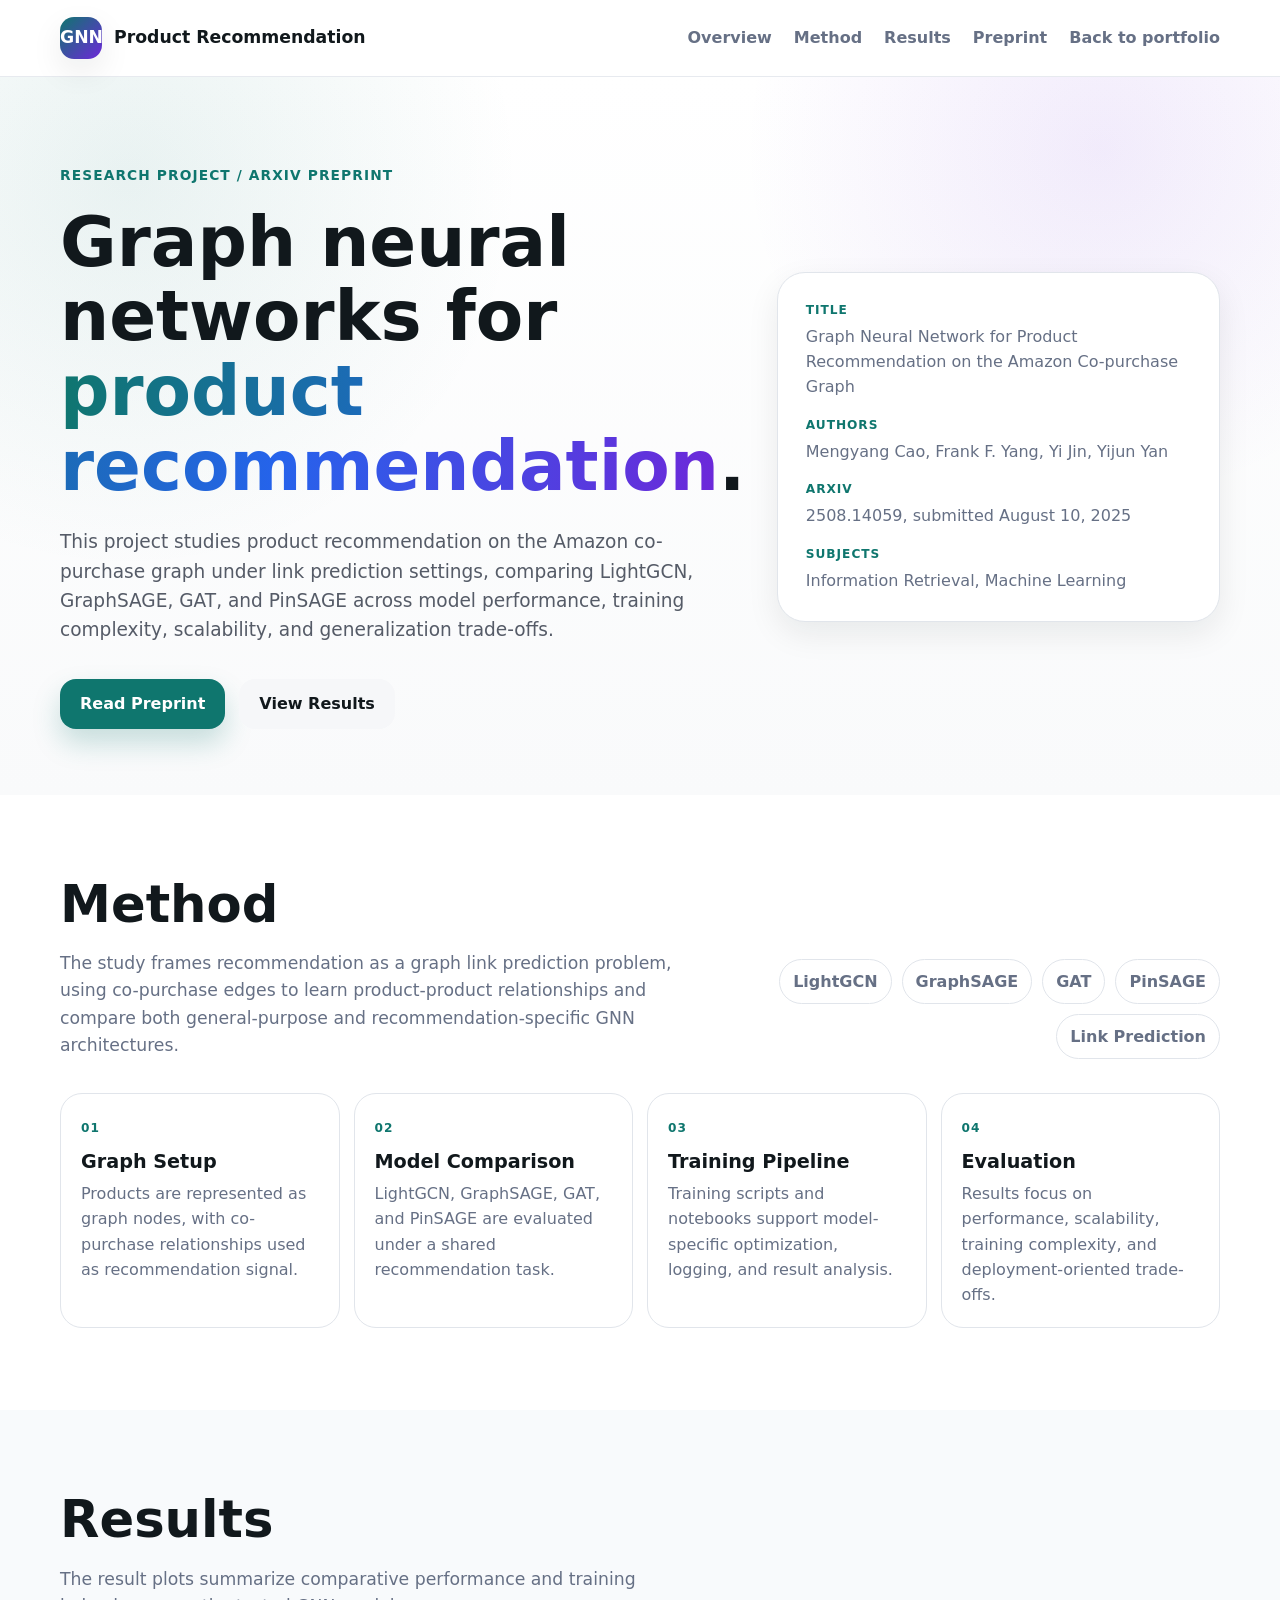
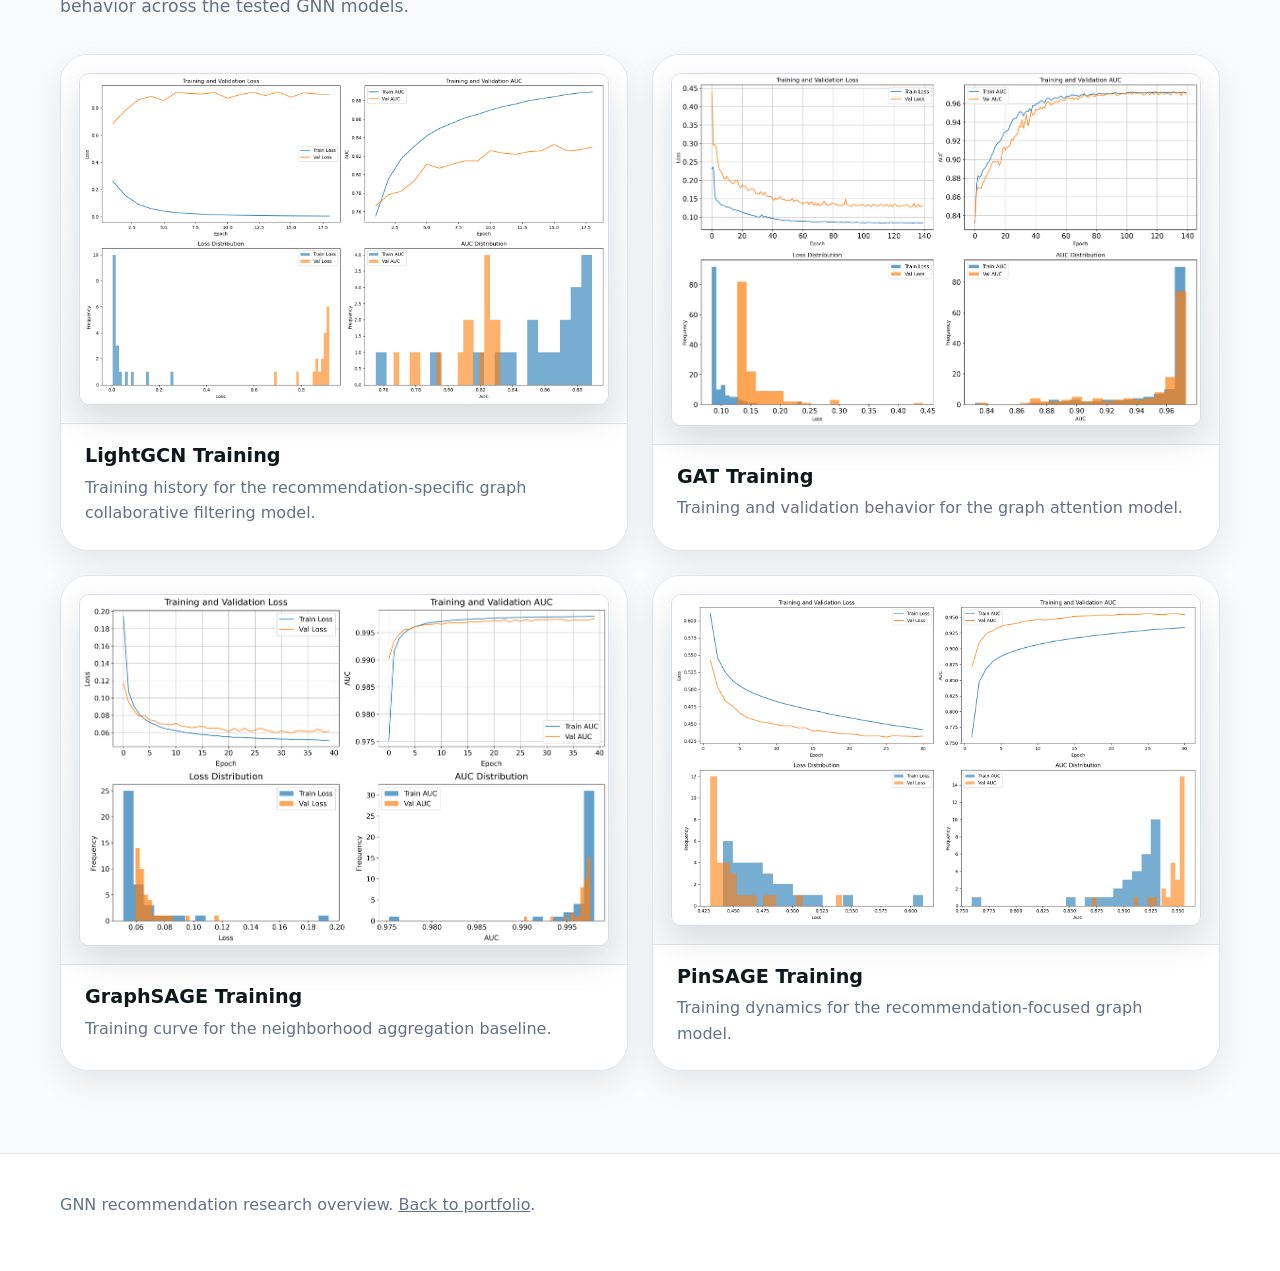
<file: assets/projects/GNN-Recommendation/index.html>
<!doctype html>
<html lang="en">
  <head>
    <meta charset="utf-8">
    <meta name="viewport" content="width=device-width, initial-scale=1">
    <meta
      name="description"
      content="Research project overview for Graph Neural Network for Product Recommendation on the Amazon Co-purchase Graph, a preprint comparing LightGCN, GraphSAGE, GAT, and PinSAGE."
    >
    <title>GNN Product Recommendation | Research Overview</title>
    <style>
      :root {
        --text: #11181c;
        --muted: #667085;
        --soft: #f6f7f9;
        --line: #e1e5eb;
        --blue: #2563eb;
        --green: #0f766e;
        --violet: #6d28d9;
        --panel: #ffffff;
        --shadow: 0 24px 70px rgba(17, 24, 28, 0.1);
        --shadow-soft: 0 12px 32px rgba(17, 24, 28, 0.08);
      }

      * {
        box-sizing: border-box;
      }

      html {
        scroll-behavior: smooth;
      }

      body {
        margin: 0;
        color: var(--text);
        background: #fff;
        font-family: Inter, ui-sans-serif, system-ui, -apple-system, BlinkMacSystemFont, "Segoe UI", sans-serif;
        line-height: 1.58;
      }

      img {
        display: block;
        max-width: 100%;
      }

      a {
        color: inherit;
      }

      .shell {
        width: min(1160px, calc(100% - 40px));
        margin: 0 auto;
      }

      .nav {
        position: sticky;
        top: 0;
        z-index: 20;
        border-bottom: 1px solid rgba(225, 229, 235, 0.78);
        background: rgba(255, 255, 255, 0.9);
        backdrop-filter: blur(18px);
      }

      .nav-inner {
        display: flex;
        align-items: center;
        justify-content: space-between;
        gap: 24px;
        min-height: 76px;
      }

      .brand {
        display: inline-flex;
        align-items: center;
        gap: 12px;
        font-size: 1.08rem;
        font-weight: 850;
        text-decoration: none;
      }

      .brand-mark {
        display: grid;
        place-items: center;
        width: 42px;
        height: 42px;
        border-radius: 14px;
        color: #fff;
        background: linear-gradient(135deg, var(--green), var(--violet));
        box-shadow: var(--shadow-soft);
      }

      .nav-links {
        display: flex;
        flex-wrap: wrap;
        justify-content: flex-end;
        gap: 22px;
        color: var(--muted);
        font-weight: 750;
      }

      .nav-links a {
        text-decoration: none;
      }

      .nav-links a:hover {
        color: var(--text);
      }

      .hero {
        padding: 88px 0 66px;
        background:
          radial-gradient(circle at 10% 14%, rgba(15, 118, 110, 0.09), transparent 30%),
          radial-gradient(circle at 86% 10%, rgba(109, 40, 217, 0.09), transparent 28%),
          linear-gradient(180deg, #fff 0%, #f9fafb 100%);
      }

      .hero-grid {
        display: grid;
        grid-template-columns: minmax(0, 1.2fr) minmax(320px, 0.8fr);
        gap: 52px;
        align-items: center;
      }

      .eyebrow {
        margin: 0 0 18px;
        color: var(--green);
        font-size: 0.86rem;
        font-weight: 850;
        letter-spacing: 0.08em;
        text-transform: uppercase;
      }

      h1,
      h2,
      h3,
      p {
        margin-top: 0;
      }

      h1,
      h2,
      h3 {
        line-height: 1.08;
        letter-spacing: 0;
      }

      h1 {
        max-width: 900px;
        margin-bottom: 24px;
        font-size: clamp(3rem, 5.4vw, 5.2rem);
      }

      h2 {
        margin-bottom: 18px;
        font-size: clamp(2rem, 4vw, 4rem);
      }

      h3 {
        margin-bottom: 8px;
        font-size: 1.2rem;
      }

      .gradient-word {
        color: transparent;
        background: linear-gradient(95deg, var(--green), var(--blue) 54%, var(--violet));
        -webkit-background-clip: text;
        background-clip: text;
      }

      .hero-copy {
        max-width: 650px;
        color: #555b67;
        font-size: 1.16rem;
      }

      .hero-actions {
        display: flex;
        flex-wrap: wrap;
        gap: 14px;
        margin-top: 34px;
      }

      .button {
        display: inline-flex;
        align-items: center;
        justify-content: center;
        min-height: 50px;
        padding: 12px 20px;
        border-radius: 16px;
        font-weight: 820;
        text-decoration: none;
      }

      .button.primary {
        color: #fff;
        background: var(--green);
        box-shadow: 0 14px 28px rgba(15, 118, 110, 0.22);
      }

      .button.secondary {
        color: var(--text);
        background: var(--soft);
      }

      .paper-card,
      .figure-card,
      .note-card {
        border: 1px solid var(--line);
        border-radius: 28px;
        background: var(--panel);
        box-shadow: var(--shadow-soft);
      }

      .paper-card {
        padding: 28px;
      }

      .paper-card dl {
        display: grid;
        gap: 16px;
        margin: 0;
      }

      .paper-card dt {
        color: var(--green);
        font-size: 0.76rem;
        font-weight: 850;
        letter-spacing: 0.08em;
        text-transform: uppercase;
      }

      .paper-card dd {
        margin: 4px 0 0;
        color: var(--muted);
      }

      section {
        padding: 82px 0;
      }

      .section-head {
        display: grid;
        grid-template-columns: minmax(0, 0.82fr) minmax(320px, 0.58fr);
        gap: 40px;
        align-items: end;
        margin-bottom: 34px;
      }

      .section-copy {
        margin: 16px 0 0;
        color: var(--muted);
        font-size: 1.08rem;
      }

      .pill-row {
        display: flex;
        flex-wrap: wrap;
        justify-content: flex-end;
        gap: 10px;
      }

      .pill {
        border: 1px solid var(--line);
        border-radius: 999px;
        padding: 9px 13px;
        background: #fff;
        color: var(--muted);
        font-weight: 760;
      }

      .band {
        background: #f8fafc;
      }

      .grid {
        display: grid;
        gap: 24px;
      }

      .grid.two {
        grid-template-columns: repeat(2, minmax(0, 1fr));
      }

      .figure-card {
        overflow: hidden;
      }

      .figure-media {
        display: grid;
        place-items: center;
        padding: 18px;
        border-bottom: 1px solid var(--line);
        background: linear-gradient(180deg, #ffffff 0%, #f6f7f9 100%);
      }

      .figure-media img {
        width: 100%;
        height: auto;
        border: 1px solid #d8dee6;
        border-radius: 10px;
        box-shadow: 0 14px 34px rgba(17, 24, 28, 0.12);
      }

      .figure-body {
        padding: 22px 24px 24px;
      }

      .figure-body p,
      .note-card p {
        margin-bottom: 0;
        color: var(--muted);
      }

      .method-grid {
        display: grid;
        grid-template-columns: repeat(4, minmax(0, 1fr));
        gap: 14px;
      }

      .method-card {
        border: 1px solid var(--line);
        border-radius: 22px;
        padding: 20px;
        background: #fff;
      }

      .method-card span {
        display: inline-flex;
        margin-bottom: 14px;
        color: var(--green);
        font-size: 0.76rem;
        font-weight: 900;
        letter-spacing: 0.08em;
        text-transform: uppercase;
      }

      .method-card p {
        margin-bottom: 0;
        color: var(--muted);
      }

      .note-card {
        padding: 30px;
        color: #fff;
        background:
          linear-gradient(135deg, rgba(15, 118, 110, 0.95), rgba(17, 24, 39, 0.94)),
          #111827;
      }

      .note-card p {
        color: rgba(255, 255, 255, 0.78);
      }

      .footer {
        padding: 38px 0;
        border-top: 1px solid var(--line);
        color: var(--muted);
      }

      @media (max-width: 940px) {
        .hero-grid,
        .section-head,
        .grid.two,
        .method-grid {
          grid-template-columns: 1fr;
        }

        .pill-row {
          justify-content: flex-start;
        }
      }

      @media (max-width: 680px) {
        .shell {
          width: min(100% - 28px, 1160px);
        }

        .nav-inner {
          align-items: flex-start;
          flex-direction: column;
          padding: 16px 0;
        }

        .nav-links {
          justify-content: flex-start;
        }

        .hero {
          padding-top: 58px;
        }

        h1 {
          font-size: clamp(2.9rem, 15vw, 5rem);
        }

        section {
          padding: 62px 0;
        }
      }
    </style>
  </head>
  <body>
    <nav class="nav" aria-label="Primary navigation">
      <div class="shell nav-inner">
        <a class="brand" href="#top" aria-label="GNN recommendation research overview">
          <span class="brand-mark">GNN</span>
          <span>Product Recommendation</span>
        </a>
        <div class="nav-links">
          <a href="#top">Overview</a>
          <a href="#method">Method</a>
          <a href="#results">Results</a>
          <a href="https://arxiv.org/abs/2508.14059">Preprint</a>
          <a href="../../../index.html">Back to portfolio</a>
        </div>
      </div>
    </nav>

    <header id="top" class="hero">
      <div class="shell hero-grid">
        <div>
          <p class="eyebrow">Research project / arXiv preprint</p>
          <h1>Graph neural networks for <span class="gradient-word">product recommendation</span>.</h1>
          <p class="hero-copy">
            This project studies product recommendation on the Amazon co-purchase
            graph under link prediction settings, comparing LightGCN, GraphSAGE,
            GAT, and PinSAGE across model performance, training complexity,
            scalability, and generalization trade-offs.
          </p>
          <div class="hero-actions">
            <a class="button primary" href="https://arxiv.org/abs/2508.14059">Read Preprint</a>
            <a class="button secondary" href="#results">View Results</a>
          </div>
        </div>

        <aside class="paper-card" aria-label="Paper information">
          <dl>
            <div>
              <dt>Title</dt>
              <dd>Graph Neural Network for Product Recommendation on the Amazon Co-purchase Graph</dd>
            </div>
            <div>
              <dt>Authors</dt>
              <dd>Mengyang Cao, Frank F. Yang, Yi Jin, Yijun Yan</dd>
            </div>
            <div>
              <dt>arXiv</dt>
              <dd>2508.14059, submitted August 10, 2025</dd>
            </div>
            <div>
              <dt>Subjects</dt>
              <dd>Information Retrieval, Machine Learning</dd>
            </div>
          </dl>
        </aside>
      </div>
    </header>

    <main>
      <section id="method">
        <div class="shell">
          <div class="section-head">
            <div>
              <h2>Method</h2>
              <p class="section-copy">
                The study frames recommendation as a graph link prediction
                problem, using co-purchase edges to learn product-product
                relationships and compare both general-purpose and
                recommendation-specific GNN architectures.
              </p>
            </div>
            <div class="pill-row" aria-label="Research methods">
              <span class="pill">LightGCN</span>
              <span class="pill">GraphSAGE</span>
              <span class="pill">GAT</span>
              <span class="pill">PinSAGE</span>
              <span class="pill">Link Prediction</span>
            </div>
          </div>

          <div class="method-grid">
            <article class="method-card">
              <span>01</span>
              <h3>Graph Setup</h3>
              <p>Products are represented as graph nodes, with co-purchase relationships used as recommendation signal.</p>
            </article>
            <article class="method-card">
              <span>02</span>
              <h3>Model Comparison</h3>
              <p>LightGCN, GraphSAGE, GAT, and PinSAGE are evaluated under a shared recommendation task.</p>
            </article>
            <article class="method-card">
              <span>03</span>
              <h3>Training Pipeline</h3>
              <p>Training scripts and notebooks support model-specific optimization, logging, and result analysis.</p>
            </article>
            <article class="method-card">
              <span>04</span>
              <h3>Evaluation</h3>
              <p>Results focus on performance, scalability, training complexity, and deployment-oriented trade-offs.</p>
            </article>
          </div>
        </div>
      </section>

      <section id="results" class="band">
        <div class="shell">
          <div class="section-head">
            <div>
              <h2>Results</h2>
              <p class="section-copy">
                The result plots summarize comparative performance and training
                behavior across the tested GNN models.
              </p>
            </div>
          </div>

          <div class="grid two">
            <article class="figure-card">
              <div class="figure-media">
                <img src="lightGCN_training_history.png" alt="LightGCN training history curve">
              </div>
              <div class="figure-body">
                <h3>LightGCN Training</h3>
                <p>Training history for the recommendation-specific graph collaborative filtering model.</p>
              </div>
            </article>

            <article class="figure-card">
              <div class="figure-media">
                <img src="GAT_training_and_validation.png" alt="GAT training and validation curves">
              </div>
              <div class="figure-body">
                <h3>GAT Training</h3>
                <p>Training and validation behavior for the graph attention model.</p>
              </div>
            </article>

            <article class="figure-card">
              <div class="figure-media">
                <img src="GraphSAGE_training.png" alt="GraphSAGE training curve">
              </div>
              <div class="figure-body">
                <h3>GraphSAGE Training</h3>
                <p>Training curve for the neighborhood aggregation baseline.</p>
              </div>
            </article>

            <article class="figure-card">
              <div class="figure-media">
                <img src="pinsage_training_curve.png" alt="PinSAGE training curve">
              </div>
              <div class="figure-body">
                <h3>PinSAGE Training</h3>
                <p>Training dynamics for the recommendation-focused graph model.</p>
              </div>
            </article>
          </div>
        </div>
      </section>

    </main>

    <footer class="footer">
      <div class="shell">
        <p>
          GNN recommendation research overview. <a href="../../../index.html">Back to portfolio</a>.
        </p>
      </div>
    </footer>
  </body>
</html>
</file>
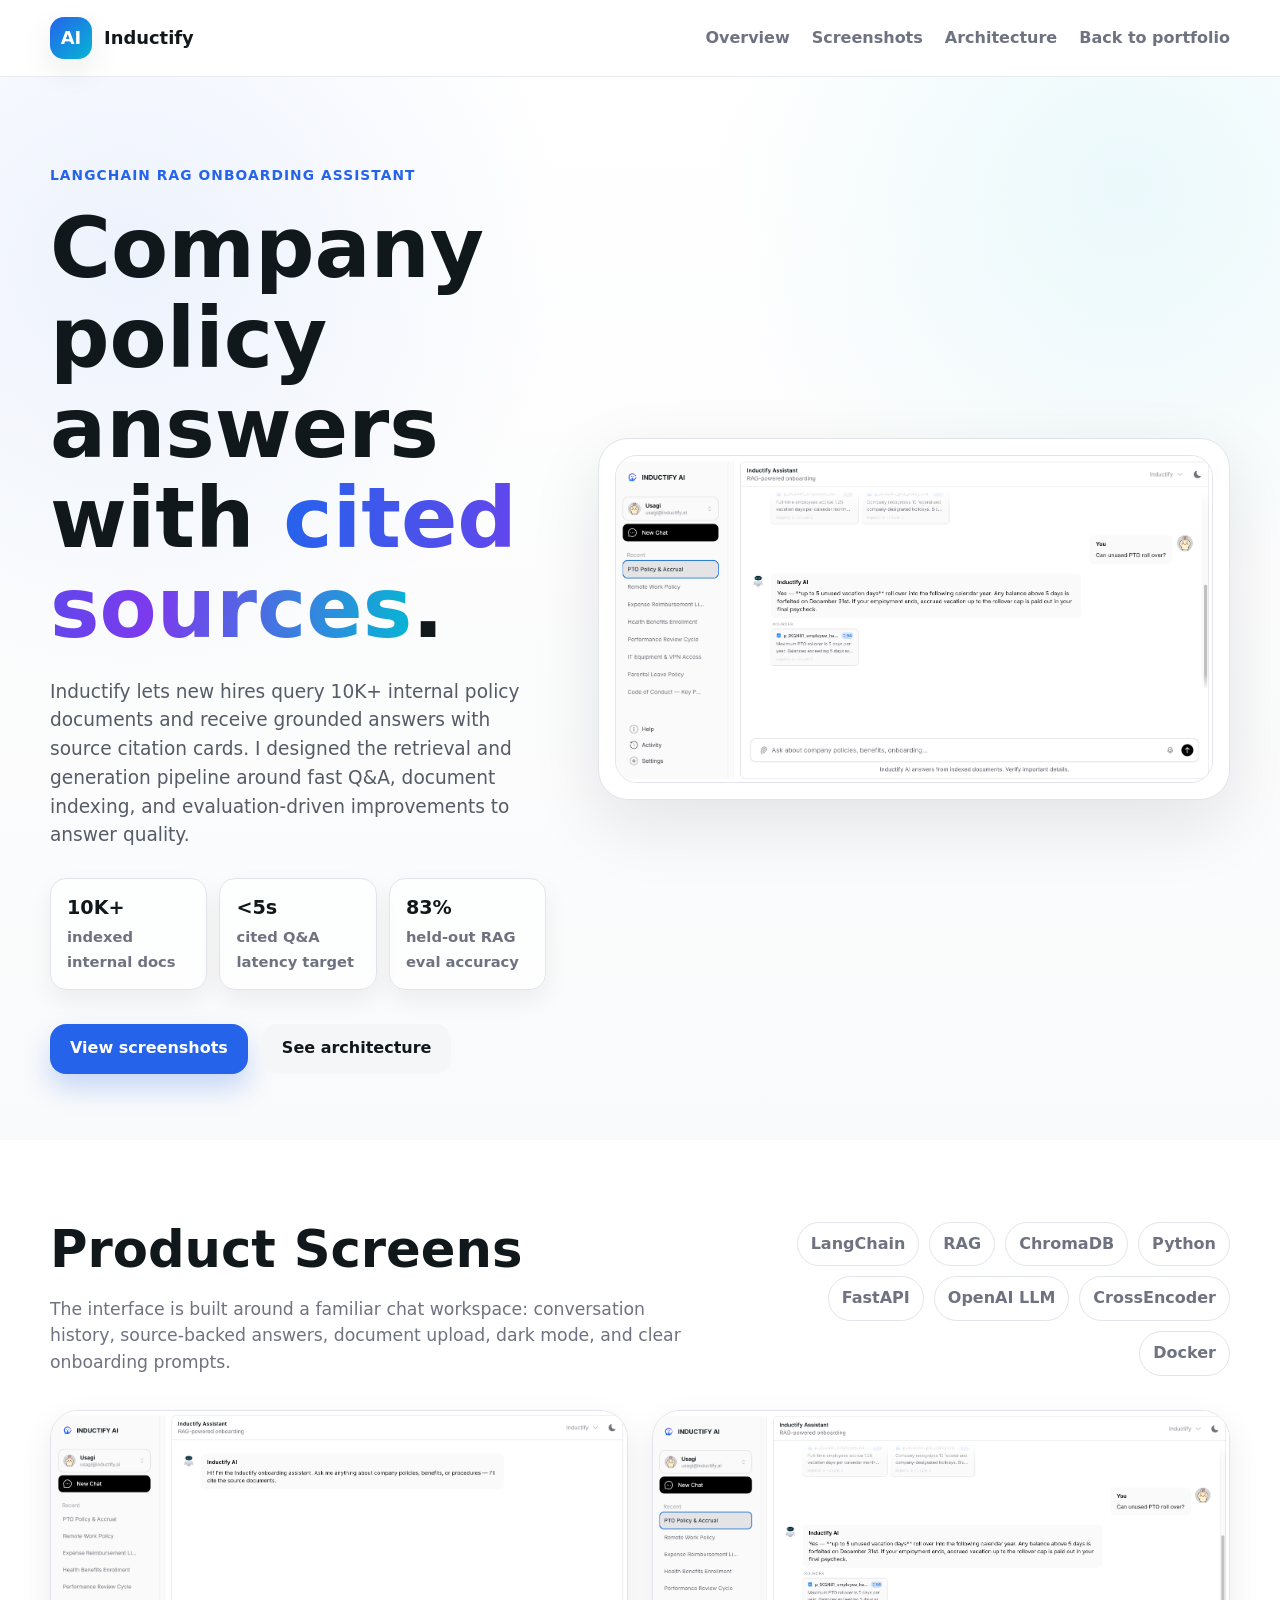
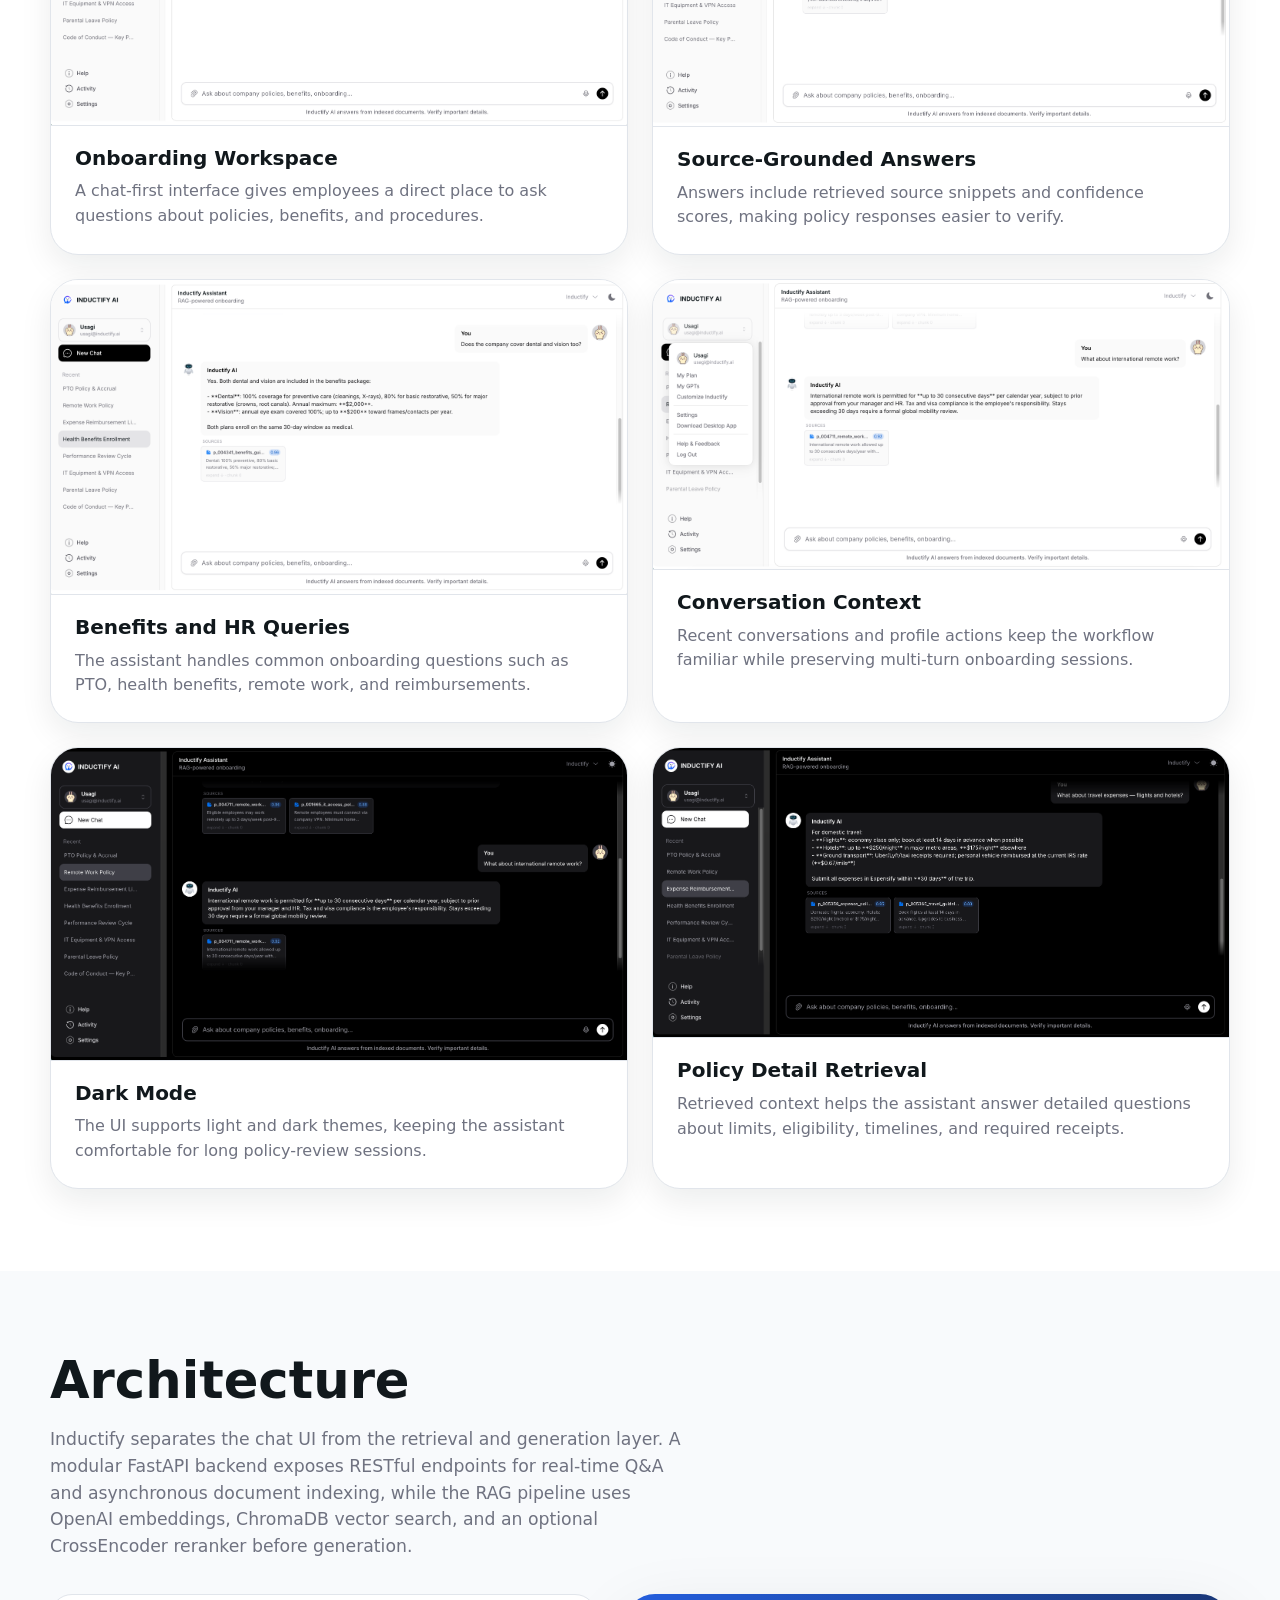
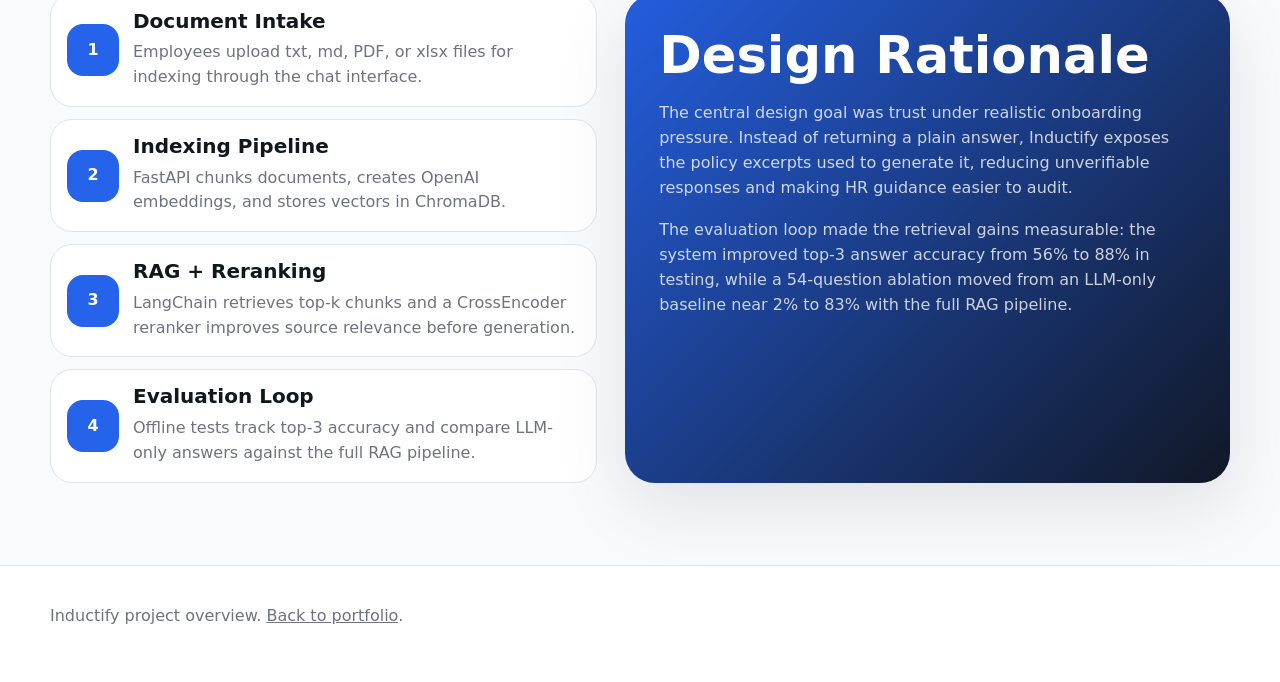
<file: assets/projects/Inductify/index.html>
<!doctype html>
<html lang="en">
  <head>
    <meta charset="utf-8">
    <meta name="viewport" content="width=device-width, initial-scale=1">
    <meta
      name="description"
      content="Inductify project overview: an AI-powered onboarding chatbot using LangChain, RAG, ChromaDB, FastAPI, OpenAI embeddings, CrossEncoder reranking, and Docker."
    >
    <title>Inductify | Project Overview</title>
    <style>
      :root {
        --text: #11181c;
        --muted: #6f7280;
        --soft: #f5f6f8;
        --line: #e1e5eb;
        --panel: #ffffff;
        --ink-panel: #101114;
        --blue: #2563eb;
        --blue-dark: #1d4ed8;
        --cyan: #06b6d4;
        --shadow: 0 24px 70px rgba(17, 24, 28, 0.1);
        --shadow-soft: 0 12px 32px rgba(17, 24, 28, 0.08);
      }

      * {
        box-sizing: border-box;
      }

      html {
        scroll-behavior: smooth;
      }

      body {
        margin: 0;
        color: var(--text);
        background: #fff;
        font-family: Inter, ui-sans-serif, system-ui, -apple-system, BlinkMacSystemFont, "Segoe UI", sans-serif;
        line-height: 1.55;
      }

      img {
        display: block;
        max-width: 100%;
      }

      a {
        color: inherit;
      }

      .shell {
        width: min(1180px, calc(100% - 40px));
        margin: 0 auto;
      }

      .nav {
        position: sticky;
        top: 0;
        z-index: 20;
        border-bottom: 1px solid rgba(225, 229, 235, 0.78);
        background: rgba(255, 255, 255, 0.88);
        backdrop-filter: blur(18px);
      }

      .nav-inner {
        display: flex;
        align-items: center;
        justify-content: space-between;
        gap: 24px;
        min-height: 76px;
      }

      .brand {
        display: inline-flex;
        align-items: center;
        gap: 12px;
        color: var(--text);
        font-size: 1.12rem;
        font-weight: 850;
        text-decoration: none;
      }

      .brand-mark {
        display: grid;
        place-items: center;
        width: 42px;
        height: 42px;
        border-radius: 14px;
        color: #fff;
        background: linear-gradient(135deg, var(--blue), var(--cyan));
        box-shadow: var(--shadow-soft);
      }

      .nav-links {
        display: flex;
        flex-wrap: wrap;
        justify-content: flex-end;
        gap: 22px;
        color: var(--muted);
        font-weight: 700;
      }

      .nav-links a {
        text-decoration: none;
      }

      .nav-links a:hover {
        color: var(--text);
      }

      .hero {
        padding: 88px 0 66px;
        background:
          radial-gradient(circle at 10% 16%, rgba(37, 99, 235, 0.08), transparent 30%),
          radial-gradient(circle at 88% 10%, rgba(6, 182, 212, 0.08), transparent 28%),
          linear-gradient(180deg, #fff 0%, #f9fafb 100%);
      }

      .hero-grid {
        display: grid;
        grid-template-columns: minmax(0, 0.88fr) minmax(440px, 1.12fr);
        gap: 52px;
        align-items: center;
      }

      .eyebrow {
        margin: 0 0 18px;
        color: var(--blue);
        font-size: 0.86rem;
        font-weight: 850;
        letter-spacing: 0.08em;
        text-transform: uppercase;
      }

      h1,
      h2,
      h3,
      p {
        margin-top: 0;
      }

      h1,
      h2,
      h3 {
        line-height: 1.08;
        letter-spacing: 0;
      }

      h1 {
        max-width: 780px;
        margin-bottom: 24px;
        font-size: clamp(3.1rem, 6.5vw, 6.4rem);
      }

      h2 {
        margin-bottom: 18px;
        font-size: clamp(2rem, 4vw, 4rem);
      }

      h3 {
        margin-bottom: 8px;
        font-size: 1.25rem;
      }

      .gradient-word {
        color: transparent;
        background: linear-gradient(95deg, var(--blue), #7c3aed 56%, var(--cyan));
        -webkit-background-clip: text;
        background-clip: text;
      }

      .hero-copy {
        max-width: 650px;
        color: #555b67;
        font-size: 1.16rem;
      }

      .hero-highlights {
        display: grid;
        grid-template-columns: repeat(3, minmax(0, 1fr));
        gap: 12px;
        padding: 0;
        margin: 28px 0 0;
        list-style: none;
      }

      .hero-highlights li {
        border: 1px solid var(--line);
        border-radius: 16px;
        padding: 14px 16px;
        background: rgba(255, 255, 255, 0.74);
        box-shadow: 0 10px 24px rgba(17, 24, 28, 0.06);
      }

      .hero-highlights strong {
        display: block;
        margin-bottom: 2px;
        font-size: 1.2rem;
      }

      .hero-highlights span {
        color: var(--muted);
        font-size: 0.92rem;
        font-weight: 700;
      }

      .hero-actions {
        display: flex;
        flex-wrap: wrap;
        gap: 14px;
        margin-top: 34px;
      }

      .button {
        display: inline-flex;
        align-items: center;
        justify-content: center;
        min-height: 50px;
        padding: 12px 20px;
        border-radius: 16px;
        font-weight: 820;
        text-decoration: none;
      }

      .button.primary {
        color: #fff;
        background: var(--blue);
        box-shadow: 0 14px 28px rgba(37, 99, 235, 0.24);
      }

      .button.primary:hover {
        background: var(--blue-dark);
      }

      .button.secondary {
        color: var(--text);
        background: var(--soft);
      }

      .hero-card {
        position: relative;
        border: 1px solid var(--line);
        border-radius: 30px;
        padding: 16px;
        background: var(--panel);
        box-shadow: var(--shadow);
      }

      .screenshot,
      .screen-media {
        overflow: hidden;
        border: 1px solid var(--line);
        border-radius: 22px;
        background: #fff;
      }

      .screenshot img,
      .screen-media img {
        width: 100%;
        height: auto;
      }

      section {
        padding: 82px 0;
      }

      .section-head {
        display: grid;
        grid-template-columns: minmax(0, 0.8fr) minmax(320px, 0.62fr);
        gap: 40px;
        align-items: end;
        margin-bottom: 34px;
      }

      .section-copy {
        margin: 16px 0 0;
        color: var(--muted);
        font-size: 1.08rem;
      }

      .pill-row {
        display: flex;
        flex-wrap: wrap;
        justify-content: flex-end;
        gap: 10px;
      }

      .pill {
        border: 1px solid var(--line);
        border-radius: 999px;
        padding: 9px 13px;
        background: #fff;
        color: var(--muted);
        font-weight: 760;
      }

      .band {
        background: #f8fafc;
      }

      .grid {
        display: grid;
        gap: 24px;
      }

      .grid.two {
        grid-template-columns: repeat(2, minmax(0, 1fr));
      }

      .screen-card {
        overflow: hidden;
        border: 1px solid var(--line);
        border-radius: 28px;
        background: #fff;
        box-shadow: var(--shadow-soft);
      }

      .screen-media {
        border-radius: 0;
        border-width: 0 0 1px;
      }

      .screen-body {
        padding: 22px 24px 24px;
      }

      .screen-body p {
        margin: 10px 0 0;
        color: var(--muted);
      }

      .architecture {
        display: grid;
        grid-template-columns: 0.95fr 1.05fr;
        gap: 28px;
        align-items: stretch;
      }

      .pipeline {
        display: grid;
        gap: 12px;
      }

      .step {
        display: grid;
        grid-template-columns: 52px minmax(0, 1fr);
        gap: 14px;
        align-items: center;
        border: 1px solid var(--line);
        border-radius: 22px;
        padding: 16px;
        background: #fff;
      }

      .step-number {
        display: grid;
        place-items: center;
        width: 52px;
        height: 52px;
        border-radius: 16px;
        color: #fff;
        background: var(--blue);
        font-weight: 900;
      }

      .step p {
        margin: 4px 0 0;
        color: var(--muted);
      }

      .quote-card {
        border-radius: 30px;
        padding: 34px;
        color: #fff;
        background:
          linear-gradient(135deg, rgba(37, 99, 235, 0.94), rgba(17, 24, 39, 0.95)),
          var(--ink-panel);
        box-shadow: var(--shadow);
      }

      .quote-card p {
        margin: 18px 0 0;
        color: rgba(255, 255, 255, 0.78);
      }

      .footer {
        padding: 38px 0;
        border-top: 1px solid var(--line);
        color: var(--muted);
      }

      @media (max-width: 940px) {
        .hero-grid,
        .section-head,
        .grid.two,
        .architecture {
          grid-template-columns: 1fr;
        }

        .pill-row {
          justify-content: flex-start;
        }

        .hero-highlights {
          grid-template-columns: 1fr;
        }
      }

      @media (max-width: 680px) {
        .shell {
          width: min(100% - 28px, 1180px);
        }

        .nav-inner {
          align-items: flex-start;
          flex-direction: column;
          padding: 16px 0;
        }

        .nav-links {
          justify-content: flex-start;
        }

        .hero {
          padding-top: 58px;
        }

        h1 {
          font-size: clamp(3rem, 16vw, 5rem);
        }

        section {
          padding: 62px 0;
        }
      }
    </style>
  </head>
  <body>
    <nav class="nav" aria-label="Primary navigation">
      <div class="shell nav-inner">
        <a class="brand" href="#top" aria-label="Inductify project overview">
          <span class="brand-mark">AI</span>
          <span>Inductify</span>
        </a>
        <div class="nav-links">
          <a href="#top">Overview</a>
          <a href="#screens">Screenshots</a>
          <a href="#architecture">Architecture</a>
          <a href="../../../index.html">Back to portfolio</a>
        </div>
      </div>
    </nav>

    <header id="top" class="hero">
      <div class="shell hero-grid">
        <div>
          <p class="eyebrow">LangChain RAG onboarding assistant</p>
          <h1>Company policy answers with <span class="gradient-word">cited sources</span>.</h1>
          <p class="hero-copy">
            Inductify lets new hires query 10K+ internal policy documents and
            receive grounded answers with source citation cards. I designed the
            retrieval and generation pipeline around fast Q&A, document indexing,
            and evaluation-driven improvements to answer quality.
          </p>
          <ul class="hero-highlights" aria-label="Project highlights">
            <li>
              <strong>10K+</strong>
              <span>indexed internal docs</span>
            </li>
            <li>
              <strong>&lt;5s</strong>
              <span>cited Q&amp;A latency target</span>
            </li>
            <li>
              <strong>83%</strong>
              <span>held-out RAG eval accuracy</span>
            </li>
          </ul>
          <div class="hero-actions">
            <a class="button primary" href="#screens">View screenshots</a>
            <a class="button secondary" href="#architecture">See architecture</a>
          </div>
        </div>

        <div class="hero-card">
          <div class="screenshot">
            <img
              src="Inductify_2.png"
              alt="Inductify assistant answering a PTO rollover question with cited source excerpts"
            >
          </div>
        </div>
      </div>
    </header>

    <main>
      <section id="screens">
        <div class="shell">
          <div class="section-head">
            <div>
              <h2>Product Screens</h2>
              <p class="section-copy">
                The interface is built around a familiar chat workspace:
                conversation history, source-backed answers, document upload,
                dark mode, and clear onboarding prompts.
              </p>
            </div>
            <div class="pill-row" aria-label="Technology stack">
              <span class="pill">LangChain</span>
              <span class="pill">RAG</span>
              <span class="pill">ChromaDB</span>
              <span class="pill">Python</span>
              <span class="pill">FastAPI</span>
              <span class="pill">OpenAI LLM</span>
              <span class="pill">CrossEncoder</span>
              <span class="pill">Docker</span>
            </div>
          </div>

          <div class="grid two">
            <article class="screen-card">
              <div class="screen-media">
                <img src="Inductify_1.png" alt="Inductify empty chat workspace with onboarding assistant prompt">
              </div>
              <div class="screen-body">
                <h3>Onboarding Workspace</h3>
                <p>
                  A chat-first interface gives employees a direct place to ask
                  questions about policies, benefits, and procedures.
                </p>
              </div>
            </article>

            <article class="screen-card">
              <div class="screen-media">
                <img src="Inductify_2.png" alt="Inductify PTO answer with a cited source card">
              </div>
              <div class="screen-body">
                <h3>Source-Grounded Answers</h3>
                <p>
                  Answers include retrieved source snippets and confidence scores,
                  making policy responses easier to verify.
                </p>
              </div>
            </article>

            <article class="screen-card">
              <div class="screen-media">
                <img src="Inductify_3.png" alt="Inductify benefits answer with cited policy source">
              </div>
              <div class="screen-body">
                <h3>Benefits and HR Queries</h3>
                <p>
                  The assistant handles common onboarding questions such as PTO,
                  health benefits, remote work, and reimbursements.
                </p>
              </div>
            </article>

            <article class="screen-card">
              <div class="screen-media">
                <img src="Inductify_4.png" alt="Inductify profile menu and remote work answer">
              </div>
              <div class="screen-body">
                <h3>Conversation Context</h3>
                <p>
                  Recent conversations and profile actions keep the workflow
                  familiar while preserving multi-turn onboarding sessions.
                </p>
              </div>
            </article>

            <article class="screen-card">
              <div class="screen-media">
                <img src="Inductify_5.png" alt="Inductify dark mode answer with source cards">
              </div>
              <div class="screen-body">
                <h3>Dark Mode</h3>
                <p>
                  The UI supports light and dark themes, keeping the assistant
                  comfortable for long policy-review sessions.
                </p>
              </div>
            </article>

            <article class="screen-card">
              <div class="screen-media">
                <img src="Inductify_6.png" alt="Inductify dark mode travel expense answer">
              </div>
              <div class="screen-body">
                <h3>Policy Detail Retrieval</h3>
                <p>
                  Retrieved context helps the assistant answer detailed questions
                  about limits, eligibility, timelines, and required receipts.
                </p>
              </div>
            </article>
          </div>
        </div>
      </section>

      <section id="architecture" class="band">
        <div class="shell">
          <div class="section-head">
            <div>
              <h2>Architecture</h2>
              <p class="section-copy">
                Inductify separates the chat UI from the retrieval and generation
                layer. A modular FastAPI backend exposes RESTful endpoints for
                real-time Q&A and asynchronous document indexing, while the RAG
                pipeline uses OpenAI embeddings, ChromaDB vector search, and an
                optional CrossEncoder reranker before generation.
              </p>
            </div>
          </div>

          <div class="architecture">
            <div class="pipeline">
              <div class="step">
                <span class="step-number">1</span>
                <div>
                  <h3>Document Intake</h3>
                  <p>Employees upload txt, md, PDF, or xlsx files for indexing through the chat interface.</p>
                </div>
              </div>
              <div class="step">
                <span class="step-number">2</span>
                <div>
                  <h3>Indexing Pipeline</h3>
                  <p>FastAPI chunks documents, creates OpenAI embeddings, and stores vectors in ChromaDB.</p>
                </div>
              </div>
              <div class="step">
                <span class="step-number">3</span>
                <div>
                  <h3>RAG + Reranking</h3>
                  <p>LangChain retrieves top-k chunks and a CrossEncoder reranker improves source relevance before generation.</p>
                </div>
              </div>
              <div class="step">
                <span class="step-number">4</span>
                <div>
                  <h3>Evaluation Loop</h3>
                  <p>Offline tests track top-3 accuracy and compare LLM-only answers against the full RAG pipeline.</p>
                </div>
              </div>
            </div>

            <aside class="quote-card">
              <h2>Design Rationale</h2>
              <p>
                The central design goal was trust under realistic onboarding
                pressure. Instead of returning a plain answer, Inductify exposes
                the policy excerpts used to generate it, reducing unverifiable
                responses and making HR guidance easier to audit.
              </p>
              <p>
                The evaluation loop made the retrieval gains measurable: the
                system improved top-3 answer accuracy from 56% to 88% in testing,
                while a 54-question ablation moved from an LLM-only baseline near
                2% to 83% with the full RAG pipeline.
              </p>
            </aside>
          </div>
        </div>
      </section>
    </main>

    <footer class="footer">
      <div class="shell">
        <p>
          Inductify project overview. <a href="../../../index.html">Back to portfolio</a>.
        </p>
      </div>
    </footer>
  </body>
</html>
</file>
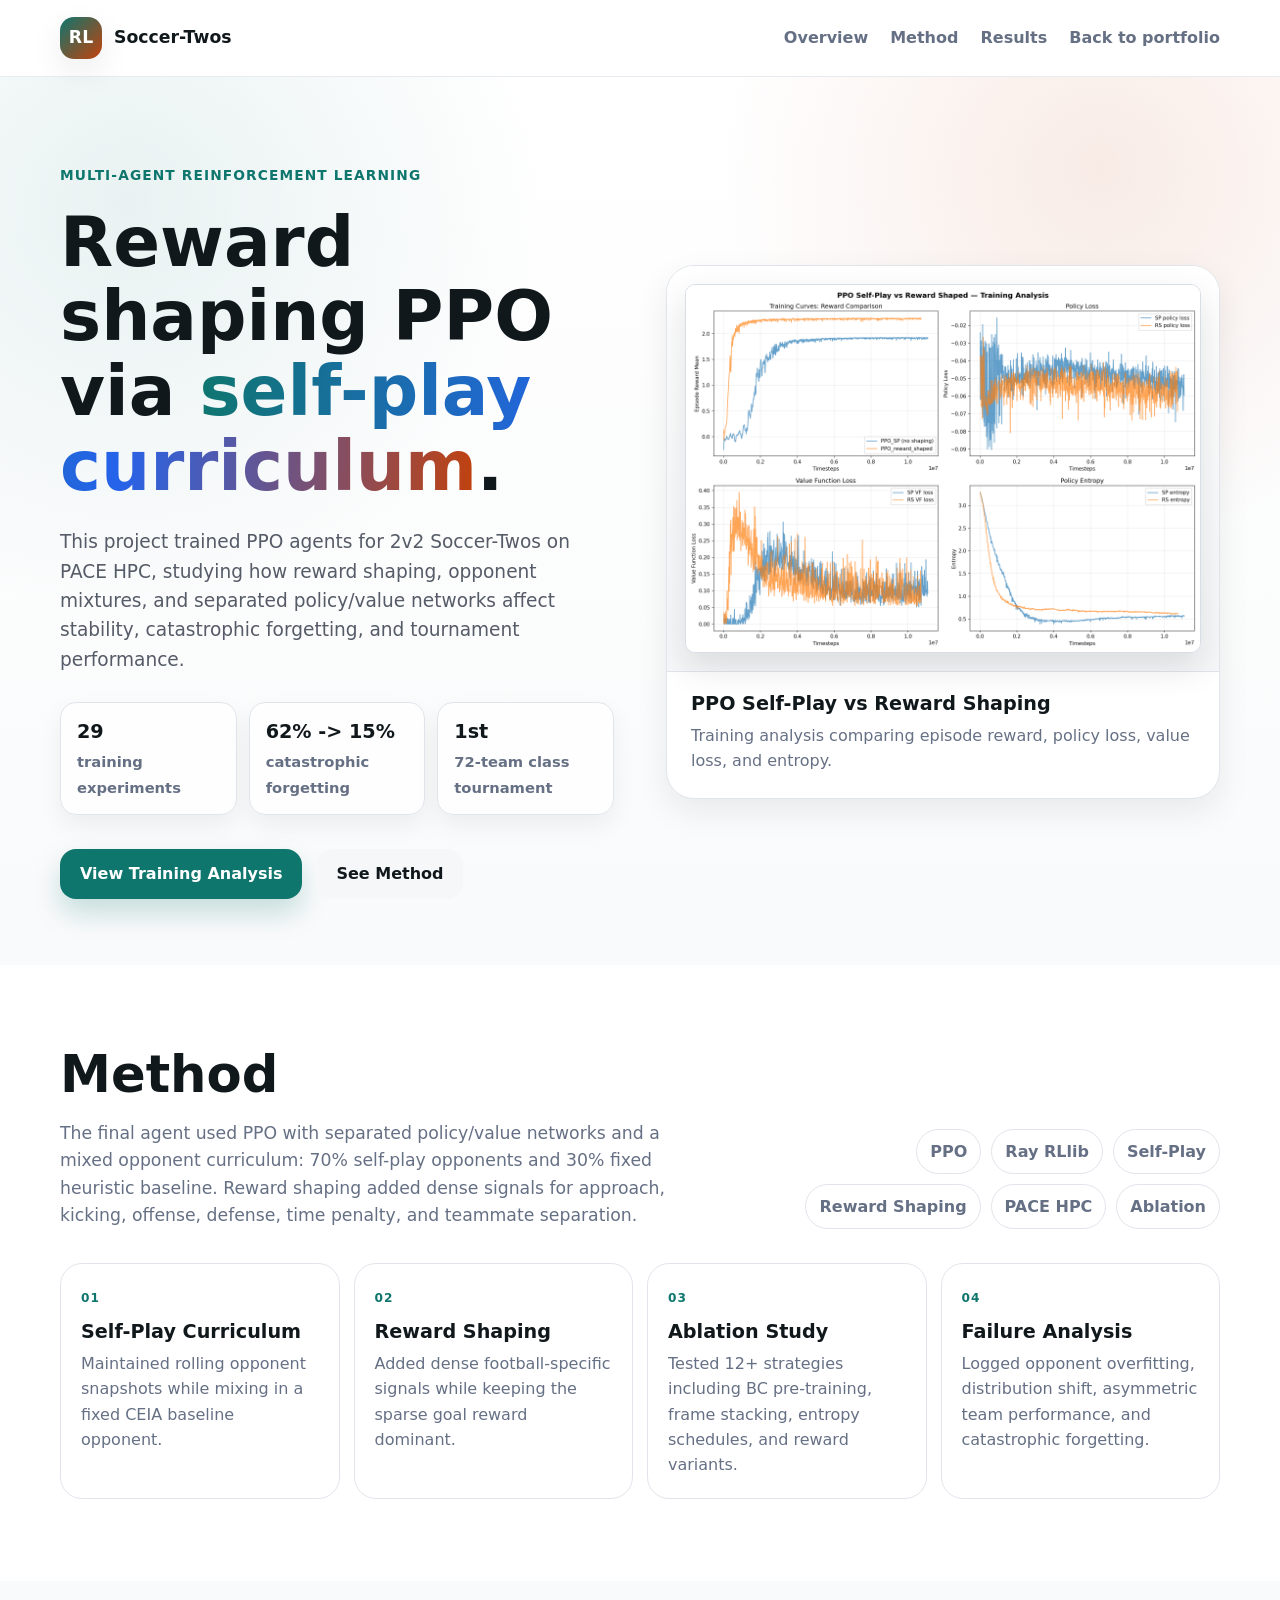
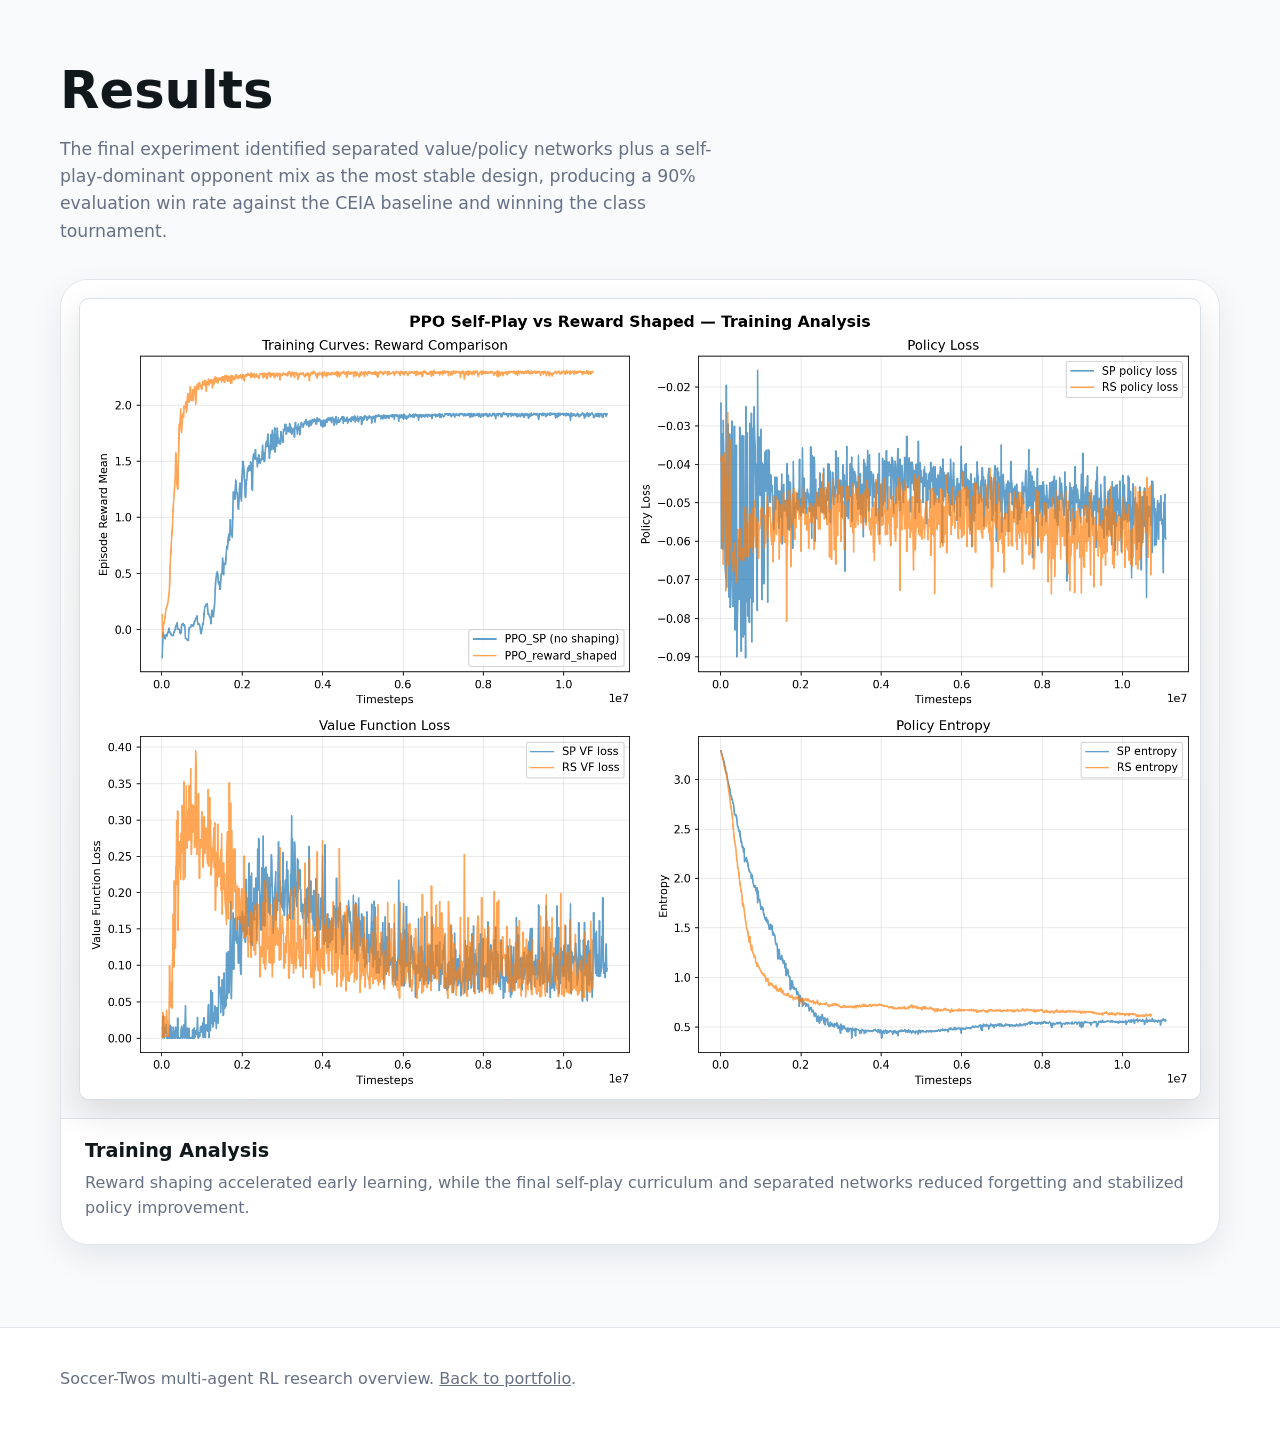
<file: assets/projects/Soccer-Twos-RL/index.html>
<!doctype html>
<html lang="en">
  <head>
    <meta charset="utf-8">
    <meta name="viewport" content="width=device-width, initial-scale=1">
    <meta
      name="description"
      content="Research project overview for Soccer-Twos Multi-Agent RL: reward shaping PPO via self-play curriculum, trained on PACE HPC with Ray RLlib."
    >
    <title>Soccer-Twos Multi-Agent RL | Research Overview</title>
    <style>
      :root {
        --text: #11181c;
        --muted: #667085;
        --soft: #f6f7f9;
        --line: #e1e5eb;
        --green: #0f766e;
        --blue: #2563eb;
        --orange: #c2410c;
        --panel: #ffffff;
        --shadow: 0 24px 70px rgba(17, 24, 28, 0.1);
        --shadow-soft: 0 12px 32px rgba(17, 24, 28, 0.08);
      }

      * {
        box-sizing: border-box;
      }

      html {
        scroll-behavior: smooth;
      }

      body {
        margin: 0;
        color: var(--text);
        background: #fff;
        font-family: Inter, ui-sans-serif, system-ui, -apple-system, BlinkMacSystemFont, "Segoe UI", sans-serif;
        line-height: 1.58;
      }

      img {
        display: block;
        max-width: 100%;
      }

      a {
        color: inherit;
      }

      .shell {
        width: min(1160px, calc(100% - 40px));
        margin: 0 auto;
      }

      .nav {
        position: sticky;
        top: 0;
        z-index: 20;
        border-bottom: 1px solid rgba(225, 229, 235, 0.78);
        background: rgba(255, 255, 255, 0.9);
        backdrop-filter: blur(18px);
      }

      .nav-inner {
        display: flex;
        align-items: center;
        justify-content: space-between;
        gap: 24px;
        min-height: 76px;
      }

      .brand {
        display: inline-flex;
        align-items: center;
        gap: 12px;
        font-size: 1.08rem;
        font-weight: 850;
        text-decoration: none;
      }

      .brand-mark {
        display: grid;
        place-items: center;
        width: 42px;
        height: 42px;
        border-radius: 14px;
        color: #fff;
        background: linear-gradient(135deg, var(--green), var(--orange));
        box-shadow: var(--shadow-soft);
      }

      .nav-links {
        display: flex;
        flex-wrap: wrap;
        justify-content: flex-end;
        gap: 22px;
        color: var(--muted);
        font-weight: 750;
      }

      .nav-links a {
        text-decoration: none;
      }

      .nav-links a:hover {
        color: var(--text);
      }

      .hero {
        padding: 88px 0 66px;
        background:
          radial-gradient(circle at 10% 14%, rgba(15, 118, 110, 0.09), transparent 30%),
          radial-gradient(circle at 86% 10%, rgba(194, 65, 12, 0.1), transparent 28%),
          linear-gradient(180deg, #fff 0%, #f9fafb 100%);
      }

      .hero-grid {
        display: grid;
        grid-template-columns: minmax(0, 1fr) minmax(430px, 1fr);
        gap: 52px;
        align-items: center;
      }

      .eyebrow {
        margin: 0 0 18px;
        color: var(--green);
        font-size: 0.86rem;
        font-weight: 850;
        letter-spacing: 0.08em;
        text-transform: uppercase;
      }

      h1,
      h2,
      h3,
      p {
        margin-top: 0;
      }

      h1,
      h2,
      h3 {
        line-height: 1.08;
        letter-spacing: 0;
      }

      h1 {
        max-width: 850px;
        margin-bottom: 24px;
        font-size: clamp(3rem, 5.4vw, 5.2rem);
      }

      h2 {
        margin-bottom: 18px;
        font-size: clamp(2rem, 4vw, 4rem);
      }

      h3 {
        margin-bottom: 8px;
        font-size: 1.2rem;
      }

      .gradient-word {
        color: transparent;
        background: linear-gradient(95deg, var(--green), var(--blue) 52%, var(--orange));
        -webkit-background-clip: text;
        background-clip: text;
      }

      .hero-copy {
        max-width: 660px;
        color: #555b67;
        font-size: 1.16rem;
      }

      .hero-highlights {
        display: grid;
        grid-template-columns: repeat(3, minmax(0, 1fr));
        gap: 12px;
        padding: 0;
        margin: 28px 0 0;
        list-style: none;
      }

      .hero-highlights li {
        border: 1px solid var(--line);
        border-radius: 16px;
        padding: 14px 16px;
        background: rgba(255, 255, 255, 0.76);
        box-shadow: 0 10px 24px rgba(17, 24, 28, 0.06);
      }

      .hero-highlights strong {
        display: block;
        margin-bottom: 2px;
        font-size: 1.2rem;
      }

      .hero-highlights span {
        color: var(--muted);
        font-size: 0.92rem;
        font-weight: 700;
      }

      .hero-actions {
        display: flex;
        flex-wrap: wrap;
        gap: 14px;
        margin-top: 34px;
      }

      .button {
        display: inline-flex;
        align-items: center;
        justify-content: center;
        min-height: 50px;
        padding: 12px 20px;
        border-radius: 16px;
        font-weight: 820;
        text-decoration: none;
      }

      .button.primary {
        color: #fff;
        background: var(--green);
        box-shadow: 0 14px 28px rgba(15, 118, 110, 0.22);
      }

      .button.secondary {
        color: var(--text);
        background: var(--soft);
      }

      .figure-card {
        border: 1px solid var(--line);
        border-radius: 28px;
        background: var(--panel);
        box-shadow: var(--shadow-soft);
      }

      .figure-card {
        overflow: hidden;
      }

      .figure-media {
        display: grid;
        place-items: center;
        padding: 18px;
        border-bottom: 1px solid var(--line);
        background: linear-gradient(180deg, #ffffff 0%, #f6f7f9 100%);
      }

      .figure-media img {
        width: 100%;
        height: auto;
        border: 1px solid #d8dee6;
        border-radius: 10px;
        box-shadow: 0 14px 34px rgba(17, 24, 28, 0.12);
      }

      .figure-body {
        padding: 22px 24px 24px;
      }

      .figure-body p {
        margin-bottom: 0;
        color: var(--muted);
      }

      section {
        padding: 82px 0;
      }

      .section-head {
        display: grid;
        grid-template-columns: minmax(0, 0.82fr) minmax(320px, 0.58fr);
        gap: 40px;
        align-items: end;
        margin-bottom: 34px;
      }

      .section-copy {
        margin: 16px 0 0;
        color: var(--muted);
        font-size: 1.08rem;
      }

      .pill-row {
        display: flex;
        flex-wrap: wrap;
        justify-content: flex-end;
        gap: 10px;
      }

      .pill {
        border: 1px solid var(--line);
        border-radius: 999px;
        padding: 9px 13px;
        background: #fff;
        color: var(--muted);
        font-weight: 760;
      }

      .band {
        background: #f8fafc;
      }

      .method-grid {
        display: grid;
        grid-template-columns: repeat(4, minmax(0, 1fr));
        gap: 14px;
      }

      .method-card {
        border: 1px solid var(--line);
        border-radius: 22px;
        padding: 20px;
        background: #fff;
      }

      .method-card span {
        display: inline-flex;
        margin-bottom: 14px;
        color: var(--green);
        font-size: 0.76rem;
        font-weight: 900;
        letter-spacing: 0.08em;
        text-transform: uppercase;
      }

      .method-card p {
        margin-bottom: 0;
        color: var(--muted);
      }

      .footer {
        padding: 38px 0;
        border-top: 1px solid var(--line);
        color: var(--muted);
      }

      @media (max-width: 940px) {
        .hero-grid,
        .section-head,
        .method-grid {
          grid-template-columns: 1fr;
        }

        .pill-row {
          justify-content: flex-start;
        }

        .hero-highlights {
          grid-template-columns: 1fr;
        }
      }

      @media (max-width: 680px) {
        .shell {
          width: min(100% - 28px, 1160px);
        }

        .nav-inner {
          align-items: flex-start;
          flex-direction: column;
          padding: 16px 0;
        }

        .nav-links {
          justify-content: flex-start;
        }

        .hero {
          padding-top: 58px;
        }

        h1 {
          font-size: clamp(2.9rem, 15vw, 5rem);
        }

        section {
          padding: 62px 0;
        }
      }
    </style>
  </head>
  <body>
    <nav class="nav" aria-label="Primary navigation">
      <div class="shell nav-inner">
        <a class="brand" href="#top" aria-label="Soccer-Twos RL research overview">
          <span class="brand-mark">RL</span>
          <span>Soccer-Twos</span>
        </a>
        <div class="nav-links">
          <a href="#top">Overview</a>
          <a href="#method">Method</a>
          <a href="#results">Results</a>
          <a href="../../../index.html">Back to portfolio</a>
        </div>
      </div>
    </nav>

    <header id="top" class="hero">
      <div class="shell hero-grid">
        <div>
          <p class="eyebrow">Multi-agent reinforcement learning</p>
          <h1>Reward shaping PPO via <span class="gradient-word">self-play curriculum</span>.</h1>
          <p class="hero-copy">
            This project trained PPO agents for 2v2 Soccer-Twos on PACE HPC,
            studying how reward shaping, opponent mixtures, and separated
            policy/value networks affect stability, catastrophic forgetting, and
            tournament performance.
          </p>
          <ul class="hero-highlights" aria-label="Project highlights">
            <li>
              <strong>29</strong>
              <span>training experiments</span>
            </li>
            <li>
              <strong>62% -> 15%</strong>
              <span>catastrophic forgetting</span>
            </li>
            <li>
              <strong>1st</strong>
              <span>72-team class tournament</span>
            </li>
          </ul>
          <div class="hero-actions">
            <a class="button primary" href="#results">View Training Analysis</a>
            <a class="button secondary" href="#method">See Method</a>
          </div>
        </div>

        <article class="figure-card">
          <div class="figure-media">
            <img src="training_analysis.png" alt="PPO self-play versus reward shaped training analysis">
          </div>
          <div class="figure-body">
            <h3>PPO Self-Play vs Reward Shaping</h3>
            <p>Training analysis comparing episode reward, policy loss, value loss, and entropy.</p>
          </div>
        </article>
      </div>
    </header>

    <main>
      <section id="method">
        <div class="shell">
          <div class="section-head">
            <div>
              <h2>Method</h2>
              <p class="section-copy">
                The final agent used PPO with separated policy/value networks and
                a mixed opponent curriculum: 70% self-play opponents and 30%
                fixed heuristic baseline. Reward shaping added dense signals for
                approach, kicking, offense, defense, time penalty, and teammate
                separation.
              </p>
            </div>
            <div class="pill-row" aria-label="Research methods">
              <span class="pill">PPO</span>
              <span class="pill">Ray RLlib</span>
              <span class="pill">Self-Play</span>
              <span class="pill">Reward Shaping</span>
              <span class="pill">PACE HPC</span>
              <span class="pill">Ablation</span>
            </div>
          </div>

          <div class="method-grid">
            <article class="method-card">
              <span>01</span>
              <h3>Self-Play Curriculum</h3>
              <p>Maintained rolling opponent snapshots while mixing in a fixed CEIA baseline opponent.</p>
            </article>
            <article class="method-card">
              <span>02</span>
              <h3>Reward Shaping</h3>
              <p>Added dense football-specific signals while keeping the sparse goal reward dominant.</p>
            </article>
            <article class="method-card">
              <span>03</span>
              <h3>Ablation Study</h3>
              <p>Tested 12+ strategies including BC pre-training, frame stacking, entropy schedules, and reward variants.</p>
            </article>
            <article class="method-card">
              <span>04</span>
              <h3>Failure Analysis</h3>
              <p>Logged opponent overfitting, distribution shift, asymmetric team performance, and catastrophic forgetting.</p>
            </article>
          </div>
        </div>
      </section>

      <section id="results" class="band">
        <div class="shell">
          <div class="section-head">
            <div>
              <h2>Results</h2>
              <p class="section-copy">
                The final experiment identified separated value/policy networks
                plus a self-play-dominant opponent mix as the most stable design,
                producing a 90% evaluation win rate against the CEIA baseline and
                winning the class tournament.
              </p>
            </div>
          </div>

          <article class="figure-card">
            <div class="figure-media">
              <img src="training_analysis.png" alt="PPO self-play versus reward shaped training curves">
            </div>
            <div class="figure-body">
              <h3>Training Analysis</h3>
              <p>
                Reward shaping accelerated early learning, while the final
                self-play curriculum and separated networks reduced forgetting
                and stabilized policy improvement.
              </p>
            </div>
          </article>
        </div>
      </section>

    </main>

    <footer class="footer">
      <div class="shell">
        <p>
          Soccer-Twos multi-agent RL research overview. <a href="../../../index.html">Back to portfolio</a>.
        </p>
      </div>
    </footer>
  </body>
</html>
</file>
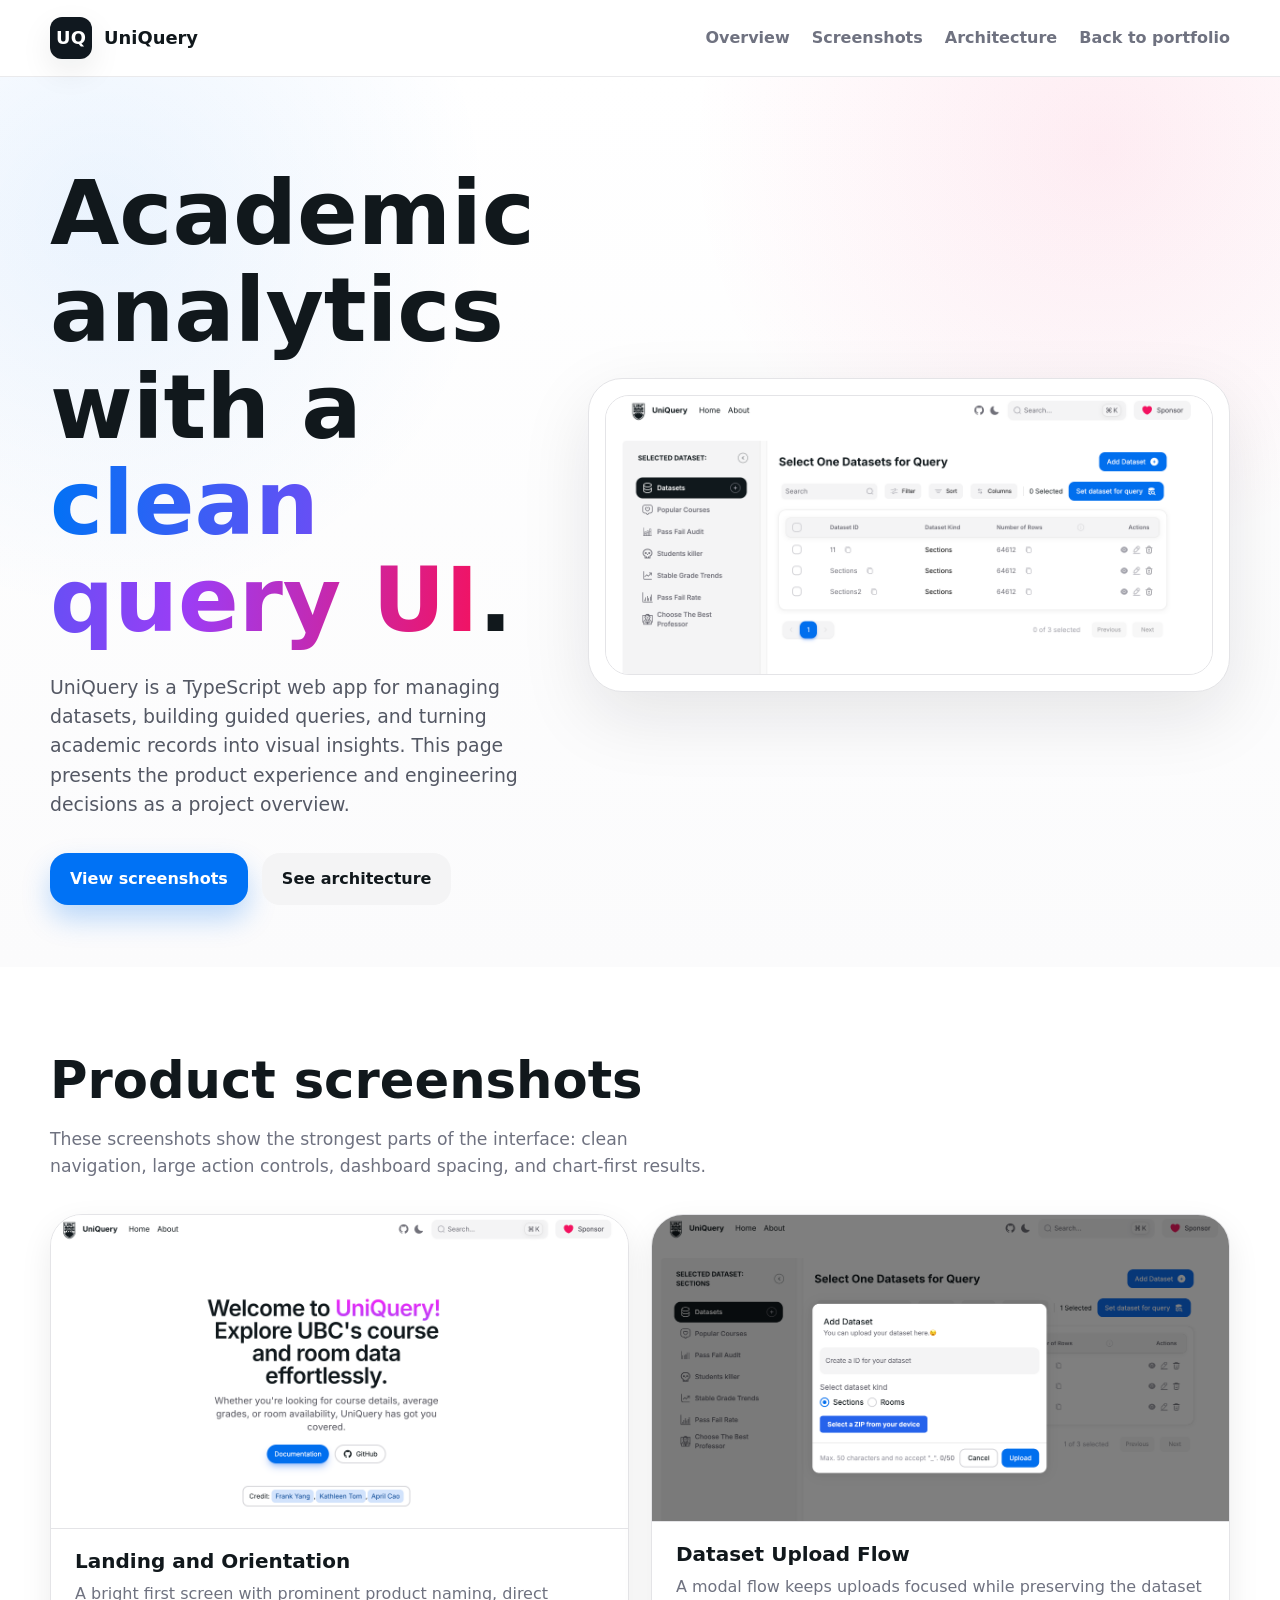
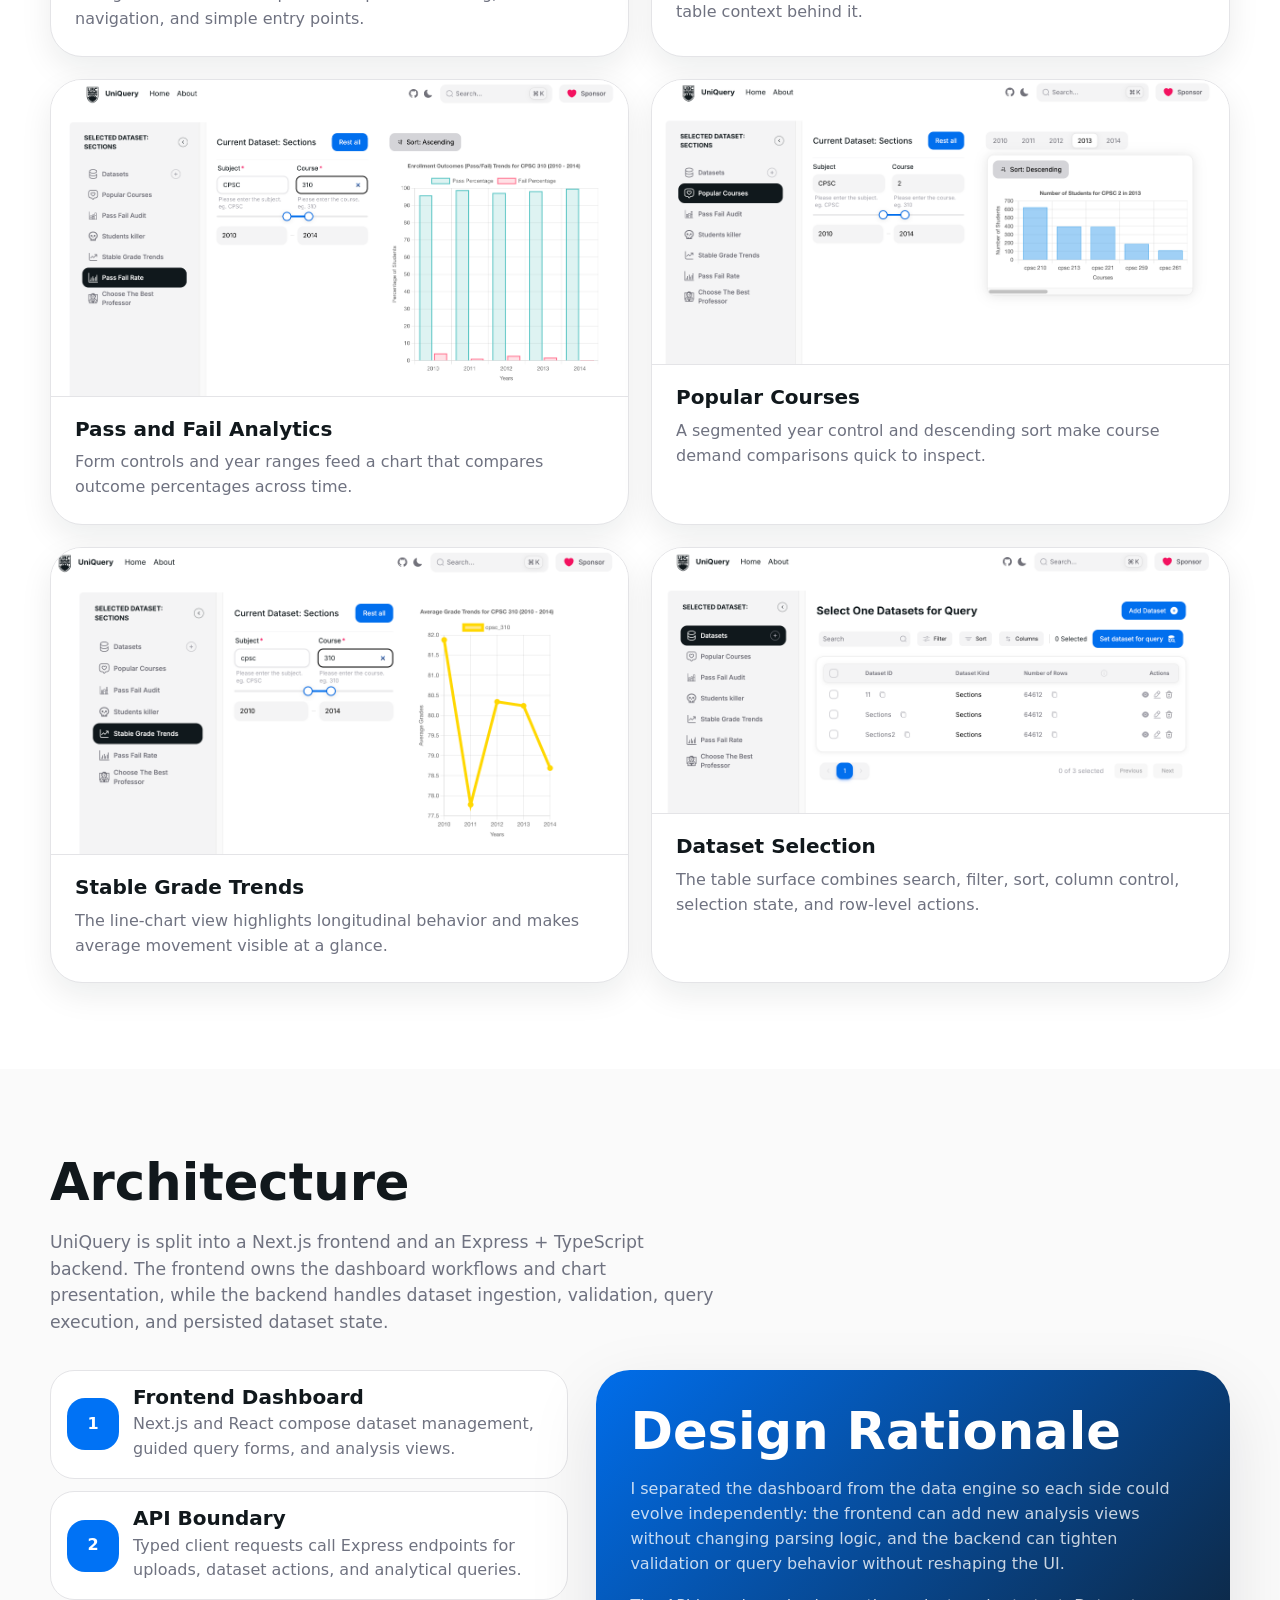
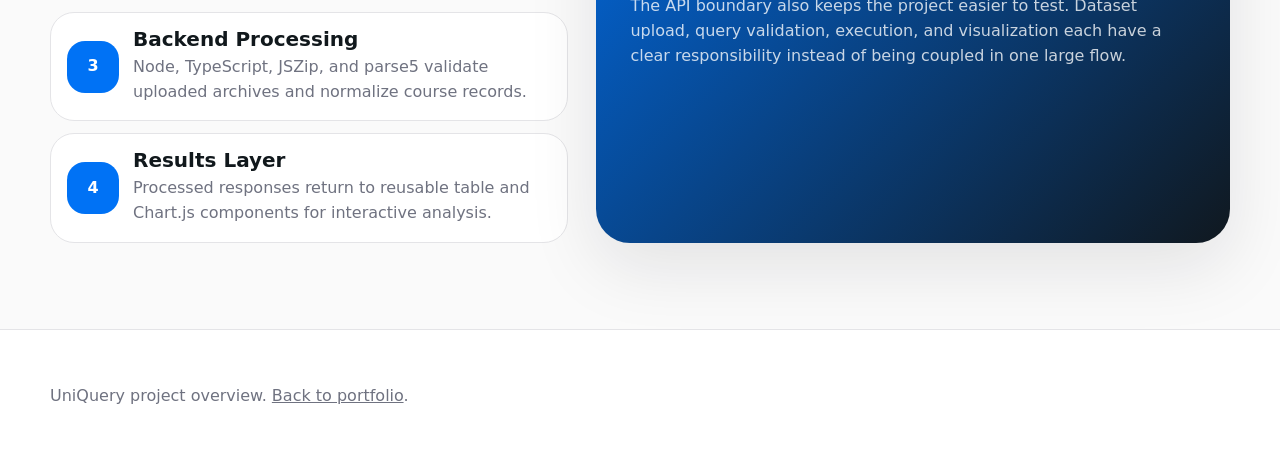
<file: assets/projects/UniQuery/index.html>
<!doctype html>
<html lang="en">
  <head>
    <meta charset="utf-8" />
    <meta name="viewport" content="width=device-width, initial-scale=1" />
    <meta
      name="description"
      content="UniQuery project overview: a full-stack TypeScript analytics platform for dataset management, guided querying, and academic data visualization."
    />
    <title>UniQuery | Project Overview</title>
    <style>
      :root {
        --text: #11181c;
        --muted: #6f7280;
        --soft: #f4f4f5;
        --soft-2: #fafafa;
        --line: #e4e4e7;
        --blue: #0072f5;
        --blue-dark: #005bc4;
        --pink: #f31260;
        --cyan: #43c4c5;
        --yellow: #ffd400;
        --panel: #ffffff;
        --sidebar: #10181f;
        --shadow: 0 24px 70px rgba(17, 24, 28, 0.1);
        --shadow-soft: 0 12px 32px rgba(17, 24, 28, 0.08);
        --radius: 28px;
      }

      * {
        box-sizing: border-box;
      }

      html {
        scroll-behavior: smooth;
      }

      body {
        margin: 0;
        font-family:
          Inter, ui-sans-serif, system-ui, -apple-system, BlinkMacSystemFont,
          "Segoe UI", sans-serif;
        color: var(--text);
        background: #fff;
        line-height: 1.55;
      }

      img {
        display: block;
        max-width: 100%;
      }

      a {
        color: inherit;
      }

      .shell {
        width: min(1180px, calc(100% - 40px));
        margin: 0 auto;
      }

      .nav {
        position: sticky;
        top: 0;
        z-index: 20;
        background: rgba(255, 255, 255, 0.86);
        border-bottom: 1px solid rgba(228, 228, 231, 0.76);
        backdrop-filter: blur(18px);
      }

      .nav-inner {
        min-height: 76px;
        display: flex;
        align-items: center;
        justify-content: space-between;
        gap: 24px;
      }

      .brand {
        display: inline-flex;
        align-items: center;
        gap: 12px;
        text-decoration: none;
        font-weight: 850;
        font-size: 1.12rem;
        letter-spacing: 0;
      }

      .brand-mark {
        width: 42px;
        height: 42px;
        border-radius: 12px;
        display: grid;
        place-items: center;
        color: #fff;
        background: var(--sidebar);
        box-shadow: var(--shadow-soft);
      }

      .nav-links {
        display: flex;
        align-items: center;
        justify-content: flex-end;
        gap: 22px;
        color: var(--muted);
        font-weight: 650;
      }

      .nav-links a {
        text-decoration: none;
      }

      .nav-links a:hover {
        color: var(--text);
      }

      .hero {
        padding: 88px 0 62px;
        overflow: hidden;
        background:
          radial-gradient(circle at 8% 16%, rgba(0, 114, 245, 0.08), transparent 28%),
          radial-gradient(circle at 86% 8%, rgba(243, 18, 96, 0.08), transparent 30%),
          linear-gradient(180deg, #fff 0%, #fbfbfc 100%);
      }

      .hero-grid {
        display: grid;
        grid-template-columns: minmax(0, 0.86fr) minmax(460px, 1.14fr);
        gap: 54px;
        align-items: center;
      }

      .eyebrow {
        display: inline-flex;
        align-items: center;
        gap: 10px;
        margin: 0 0 18px;
        color: var(--blue);
        font-size: 0.9rem;
        font-weight: 850;
        text-transform: uppercase;
        letter-spacing: 0.08em;
      }

      .dot {
        width: 9px;
        height: 9px;
        border-radius: 999px;
        background: var(--pink);
        box-shadow: 18px 0 0 var(--cyan), 36px 0 0 var(--yellow);
      }

      h1,
      h2,
      h3 {
        margin: 0;
        line-height: 1.08;
        letter-spacing: 0;
      }

      h1 {
        max-width: 760px;
        font-size: clamp(3.4rem, 7vw, 6.8rem);
      }

      h2 {
        font-size: clamp(2.15rem, 4vw, 4.4rem);
      }

      h3 {
        font-size: 1.25rem;
      }

      .gradient-word {
        color: transparent;
        background: linear-gradient(95deg, var(--blue), #9c3df5 58%, var(--pink));
        -webkit-background-clip: text;
        background-clip: text;
      }

      .hero-copy {
        max-width: 620px;
        margin: 24px 0 0;
        color: #545864;
        font-size: 1.18rem;
      }

      .hero-actions {
        display: flex;
        flex-wrap: wrap;
        gap: 14px;
        margin-top: 34px;
      }

      .button {
        min-height: 52px;
        display: inline-flex;
        align-items: center;
        justify-content: center;
        border-radius: 18px;
        padding: 12px 20px;
        text-decoration: none;
        font-weight: 820;
      }

      .button.primary {
        color: #fff;
        background: var(--blue);
        box-shadow: 0 14px 28px rgba(0, 114, 245, 0.26);
      }

      .button.secondary {
        color: var(--text);
        background: var(--soft);
      }

      .hero-card {
        position: relative;
        border: 1px solid var(--line);
        border-radius: 34px;
        padding: 16px;
        background: #fff;
        box-shadow: var(--shadow);
      }

      .hero-card::before {
        content: "";
        position: absolute;
        inset: -18px;
        z-index: -1;
        border-radius: 44px;
        background:
          linear-gradient(135deg, rgba(0, 114, 245, 0.1), transparent 38%),
          linear-gradient(315deg, rgba(243, 18, 96, 0.1), transparent 34%);
      }

      .screenshot {
        overflow: hidden;
        border: 1px solid var(--line);
        border-radius: 24px;
        background: #fff;
      }

      .screenshot img {
        width: 100%;
        height: auto;
      }

      .hero-shot img {
        object-position: center top;
      }

      .metrics {
        display: grid;
        grid-template-columns: repeat(4, minmax(0, 1fr));
        gap: 14px;
        margin-top: 26px;
      }

      .metric {
        border-radius: 22px;
        padding: 18px;
        background: var(--soft-2);
        border: 1px solid var(--line);
      }

      .metric strong {
        display: block;
        font-size: 1.35rem;
      }

      .metric span {
        color: var(--muted);
        font-weight: 650;
      }

      section {
        padding: 86px 0;
      }

      .section-head {
        display: grid;
        grid-template-columns: minmax(0, 0.85fr) minmax(320px, 0.6fr);
        gap: 40px;
        align-items: end;
        margin-bottom: 34px;
      }

      .section-copy {
        margin: 18px 0 0;
        color: var(--muted);
        font-size: 1.08rem;
      }

      .pill-row {
        display: flex;
        flex-wrap: wrap;
        justify-content: flex-end;
        gap: 10px;
      }

      .pill {
        border: 1px solid var(--line);
        border-radius: 999px;
        padding: 9px 13px;
        background: #fff;
        color: var(--muted);
        font-weight: 760;
      }

      .band {
        background: var(--soft-2);
      }

      .grid {
        display: grid;
        gap: 22px;
      }

      .grid.two {
        grid-template-columns: repeat(2, minmax(0, 1fr));
      }

      .screen-card {
        overflow: hidden;
        border: 1px solid var(--line);
        border-radius: 32px;
        background: #fff;
        box-shadow: var(--shadow-soft);
      }

      .screen-media {
        border-bottom: 1px solid var(--line);
      }

      .screen-media.tall {
        min-height: 0;
      }

      .screen-media img {
        width: 100%;
        height: auto;
        object-position: center top;
      }

      .screen-body {
        padding: 22px 24px 24px;
      }

      .screen-body p {
        margin: 10px 0 0;
        color: var(--muted);
      }

      .architecture {
        display: grid;
        grid-template-columns: 0.9fr 1.1fr;
        gap: 28px;
        align-items: stretch;
      }

      .pipeline {
        display: grid;
        gap: 12px;
      }

      .step {
        display: grid;
        grid-template-columns: 52px minmax(0, 1fr);
        gap: 14px;
        align-items: center;
        border: 1px solid var(--line);
        border-radius: 24px;
        padding: 16px;
        background: #fff;
      }

      .step-number {
        width: 52px;
        height: 52px;
        display: grid;
        place-items: center;
        border-radius: 18px;
        color: #fff;
        background: var(--blue);
        font-weight: 900;
      }

      .step p {
        margin: 4px 0 0;
        color: var(--muted);
      }

      .quote-card {
        border-radius: 34px;
        padding: 34px;
        color: #fff;
        background:
          linear-gradient(135deg, rgba(0, 114, 245, 0.95), rgba(16, 24, 31, 0.94)),
          var(--sidebar);
        box-shadow: var(--shadow);
      }

      .quote-card p {
        margin: 18px 0 0;
        color: rgba(255, 255, 255, 0.78);
      }

      .note {
        margin-top: 28px;
        border: 1px solid rgba(243, 18, 96, 0.18);
        border-radius: 24px;
        padding: 18px 20px;
        color: #744052;
        background: rgba(243, 18, 96, 0.06);
      }

      .footer {
        padding: 38px 0;
        border-top: 1px solid var(--line);
        color: var(--muted);
      }

      @media (max-width: 940px) {
        .hero-grid,
        .section-head,
        .grid.two,
        .architecture {
          grid-template-columns: 1fr;
        }

        .pill-row {
          justify-content: flex-start;
        }

        .metrics {
          grid-template-columns: repeat(2, minmax(0, 1fr));
        }
      }

      @media (max-width: 680px) {
        .shell {
          width: min(100% - 28px, 1180px);
        }

        .nav-inner {
          align-items: flex-start;
          flex-direction: column;
          padding: 16px 0;
        }

        .nav-links {
          width: 100%;
          overflow-x: auto;
          justify-content: flex-start;
          padding-bottom: 4px;
        }

        .hero {
          padding-top: 58px;
        }

        h1 {
          font-size: clamp(3.1rem, 16vw, 5rem);
        }

        section {
          padding: 62px 0;
        }

        .metrics {
          grid-template-columns: 1fr;
        }
      }
    </style>
  </head>
  <body>
    <nav class="nav" aria-label="Primary navigation">
      <div class="shell nav-inner">
        <a class="brand" href="#top" aria-label="UniQuery project overview">
          <span class="brand-mark">UQ</span>
          <span>UniQuery</span>
        </a>
        <div class="nav-links">
          <a href="#top">Overview</a>
          <a href="#screens">Screenshots</a>
          <a href="#architecture">Architecture</a>
          <a href="../../../index.html">Back to portfolio</a>
        </div>
      </div>
    </nav>

    <header id="top" class="hero">
      <div class="shell hero-grid">
        <div>
          <h1>Academic analytics with a <span class="gradient-word">clean query UI</span>.</h1>
          <p class="hero-copy">
            UniQuery is a TypeScript web app for managing datasets, building guided
            queries, and turning academic records into visual insights. This page
            presents the product experience and engineering decisions as a
            project overview.
          </p>
          <div class="hero-actions">
            <a class="button primary" href="#screens">View screenshots</a>
            <a class="button secondary" href="#architecture">See architecture</a>
          </div>
        </div>

        <div class="hero-card">
          <div class="screenshot hero-shot">
            <img
              src="Uniquery_Select_Dataset.png"
              alt="UniQuery dataset selection screen with sidebar, table, and action controls"
            />
          </div>
        </div>
      </div>
    </header>

    <main>
      <section id="screens">
        <div class="shell">
          <div class="section-head">
            <div>
              <h2>Product screenshots</h2>
              <p class="section-copy">
                These screenshots show the strongest parts of the interface:
                clean navigation, large action controls, dashboard spacing, and
                chart-first results.
              </p>
            </div>
          </div>

          <div class="grid two">
            <article class="screen-card">
              <div class="screen-media tall">
                <img
                  src="Uniquery_About.png"
                  alt="UniQuery welcome screen with large headline and primary actions"
                />
              </div>
              <div class="screen-body">
                <h3>Landing and Orientation</h3>
                <p>
                  A bright first screen with prominent product naming, direct
                  navigation, and simple entry points.
                </p>
              </div>
            </article>

            <article class="screen-card">
              <div class="screen-media tall">
                <img
                  src="Uniquery_Add_Dataset.png"
                  alt="UniQuery add dataset modal with upload form and dataset type selector"
                />
              </div>
              <div class="screen-body">
                <h3>Dataset Upload Flow</h3>
                <p>
                  A modal flow keeps uploads focused while preserving the dataset
                  table context behind it.
                </p>
              </div>
            </article>

            <article class="screen-card">
              <div class="screen-media">
                <img
                  src="Uniquery_Pass_Fail_Rate.png"
                  alt="UniQuery pass fail rate analytics chart with query controls"
                />
              </div>
              <div class="screen-body">
                <h3>Pass and Fail Analytics</h3>
                <p>
                  Form controls and year ranges feed a chart that compares outcome
                  percentages across time.
                </p>
              </div>
            </article>

            <article class="screen-card">
              <div class="screen-media">
                <img
                  src="Uniquery_Popular_Courses.png"
                  alt="UniQuery popular courses chart with year segmented control"
                />
              </div>
              <div class="screen-body">
                <h3>Popular Courses</h3>
                <p>
                  A segmented year control and descending sort make course demand
                  comparisons quick to inspect.
                </p>
              </div>
            </article>

            <article class="screen-card">
              <div class="screen-media">
                <img
                  src="Uniquery_Stable_Grade_Trends.png"
                  alt="UniQuery stable grade trends line chart with course filter form"
                />
              </div>
              <div class="screen-body">
                <h3>Stable Grade Trends</h3>
                <p>
                  The line-chart view highlights longitudinal behavior and makes
                  average movement visible at a glance.
                </p>
              </div>
            </article>

            <article class="screen-card">
              <div class="screen-media">
                <img
                  src="Uniquery_Select_Dataset.png"
                  alt="UniQuery dataset selection table with search, filter, sort, and column controls"
                />
              </div>
              <div class="screen-body">
                <h3>Dataset Selection</h3>
                <p>
                  The table surface combines search, filter, sort, column control,
                  selection state, and row-level actions.
                </p>
              </div>
            </article>
          </div>
        </div>
      </section>

      <section id="architecture" class="band">
        <div class="shell">
          <div class="section-head">
            <div>
              <h2>Architecture</h2>
              <p class="section-copy">
                UniQuery is split into a Next.js frontend and an Express +
                TypeScript backend. The frontend owns the dashboard workflows and
                chart presentation, while the backend handles dataset ingestion,
                validation, query execution, and persisted dataset state.
              </p>
            </div>
          </div>

          <div class="architecture">
            <div class="pipeline">
              <div class="step">
                <span class="step-number">1</span>
                <div>
                  <h3>Frontend Dashboard</h3>
                  <p>Next.js and React compose dataset management, guided query forms, and analysis views.</p>
                </div>
              </div>
              <div class="step">
                <span class="step-number">2</span>
                <div>
                  <h3>API Boundary</h3>
                  <p>Typed client requests call Express endpoints for uploads, dataset actions, and analytical queries.</p>
                </div>
              </div>
              <div class="step">
                <span class="step-number">3</span>
                <div>
                  <h3>Backend Processing</h3>
                  <p>Node, TypeScript, JSZip, and parse5 validate uploaded archives and normalize course records.</p>
                </div>
              </div>
              <div class="step">
                <span class="step-number">4</span>
                <div>
                  <h3>Results Layer</h3>
                  <p>Processed responses return to reusable table and Chart.js components for interactive analysis.</p>
                </div>
              </div>
            </div>

            <aside class="quote-card">
              <h2>Design Rationale</h2>
              <p>
                I separated the dashboard from the data engine so each side could
                evolve independently: the frontend can add new analysis views
                without changing parsing logic, and the backend can tighten
                validation or query behavior without reshaping the UI.
              </p>
              <p>
                The API boundary also keeps the project easier to test. Dataset
                upload, query validation, execution, and visualization each have a
                clear responsibility instead of being coupled in one large flow.
              </p>
            </aside>
          </div>
        </div>
      </section>

    </main>

    <footer class="footer">
      <div class="shell">
        <p>
          UniQuery project overview. <a href="../../../index.html">Back to portfolio</a>.
        </p>
      </div>
    </footer>
  </body>
</html>
</file>
<file: styles.css>
:root {
  --bg: #f7f4ee;
  --surface: #ffffff;
  --surface-soft: #f3f5f7;
  --ink: #1f2933;
  --muted: #607080;
  --line: #e2e7ec;
  --accent: #0f766e;
  --accent-dark: #115e59;
  --accent-soft: #d9f2ee;
  --rust: #ad4f2f;
  --shadow: 0 20px 60px rgba(31, 41, 51, 0.1);
  --c-gt: #b3a369;
  --c-gt-navy: #003057;
  --c-gt-buzz: #eaaa00;
  --c-gt-blue: #3a5dae;
  --c-ubc: #002145;
  --c-snowlytics: #649ccd;
  --c-datavisor: #8fcb70;
}

* {
  box-sizing: border-box;
}

html {
  scroll-behavior: smooth;
}

body {
  margin: 0;
  color: var(--ink);
  background: var(--bg);
  font-family: Inter, ui-sans-serif, system-ui, -apple-system, BlinkMacSystemFont, "Segoe UI", sans-serif;
  line-height: 1.6;
}

a {
  color: inherit;
  text-decoration: none;
}

img {
  display: block;
  max-width: 100%;
}

.site-header {
  position: sticky;
  top: 0;
  z-index: 10;
  border-bottom: 1px solid rgba(31, 41, 51, 0.08);
  background: rgba(247, 244, 238, 0.9);
  backdrop-filter: blur(18px);
}

.nav {
  display: flex;
  align-items: center;
  justify-content: flex-end;
  width: min(1120px, calc(100% - 32px));
  min-height: 68px;
  margin: 0 auto;
  gap: 20px;
}

.nav-links {
  display: flex;
  flex-wrap: wrap;
  justify-content: flex-end;
  gap: 18px;
  color: var(--muted);
  font-size: 0.95rem;
}

.nav-links a:hover,
.contact-links a:hover {
  color: var(--accent-dark);
}

.hero {
  display: grid;
  grid-template-columns: 330px minmax(0, 1fr);
  align-items: center;
  gap: 56px;
  width: min(1120px, calc(100% - 32px));
  min-height: calc(100vh - 68px);
  margin: 0 auto;
  padding: 72px 0 64px;
}

.hero-copy {
  max-width: 760px;
}

.eyebrow {
  margin: 0 0 10px;
  color: var(--rust);
  font-size: 0.78rem;
  font-weight: 800;
  letter-spacing: 0.12em;
  text-transform: uppercase;
}

h1,
h2,
h3,
p {
  margin-top: 0;
}

h1 {
  margin-bottom: 22px;
  font-size: clamp(3.5rem, 8vw, 7.5rem);
  line-height: 0.95;
  letter-spacing: 0;
}

.about-title {
  margin-bottom: 18px;
  font-size: clamp(1.9rem, 4vw, 3.2rem);
  line-height: 1;
}

h2 {
  margin-bottom: 18px;
  font-size: clamp(1.8rem, 4vw, 3rem);
  line-height: 1.1;
  letter-spacing: 0;
}

h3 {
  margin-bottom: 8px;
  font-size: 1.2rem;
  line-height: 1.25;
}

.hero-text {
  max-width: 680px;
  color: var(--muted);
  font-size: 1.16rem;
}

.hero-text a,
.g-card a {
  color: var(--accent-dark);
  font-weight: 700;
}

.hero-text a:hover,
.g-card a:hover {
  text-decoration: underline;
}

.hero-actions,
.project-links {
  display: flex;
  flex-wrap: wrap;
  gap: 12px;
  margin-top: 28px;
}

.button {
  display: inline-flex;
  align-items: center;
  justify-content: center;
  min-height: 44px;
  padding: 0 18px;
  border: 1px solid var(--line);
  border-radius: 8px;
  background: var(--surface);
  color: var(--ink);
  font-weight: 700;
  box-shadow: 0 10px 24px rgba(31, 41, 51, 0.06);
}

.button:hover {
  border-color: var(--accent);
}

.button.primary {
  border-color: var(--accent);
  background: var(--accent);
  color: #ffffff;
}

.button.primary:hover {
  background: var(--accent-dark);
}

.profile-panel {
  order: -1;
  overflow: hidden;
  border: 1px solid rgba(31, 41, 51, 0.1);
  border-radius: 8px;
  background: var(--surface);
  box-shadow: var(--shadow);
}

.avatar-frame {
  display: flex;
  justify-content: center;
  padding: 32px 24px 8px;
}

.avatar-frame img {
  width: 160px;
  aspect-ratio: 1 / 1;
  border: 4px solid var(--surface);
  border-radius: 50%;
  object-fit: cover;
  object-position: center;
  box-shadow: 0 0 0 1px var(--line);
}

.profile-links {
  margin: 0;
  padding: 14px 26px 22px;
  list-style: none;
}

.profile-links li {
  display: flex;
  align-items: center;
  gap: 12px;
  padding: 6px 0;
  color: var(--ink);
}

.profile-links a {
  color: var(--accent-dark);
  font-weight: 700;
}

.profile-links a:hover {
  text-decoration: underline;
}

.icon {
  flex: none;
  width: 18px;
  height: 18px;
  color: var(--muted);
  fill: none;
  stroke: currentColor;
  stroke-width: 2;
  stroke-linecap: round;
  stroke-linejoin: round;
}

.section {
  width: min(1120px, calc(100% - 32px));
  margin: 0 auto;
  padding: 84px 0;
  border-top: 1px solid rgba(31, 41, 51, 0.1);
}

.section-heading {
  max-width: 780px;
  margin-bottom: 34px;
}

.section-body {
  display: grid;
  grid-template-columns: repeat(2, minmax(0, 1fr));
  gap: 28px;
  color: var(--muted);
  font-size: 1.04rem;
}

.split {
  display: grid;
  grid-template-columns: 0.8fr 1.2fr;
  gap: 42px;
}

.timeline-item {
  display: flex;
  align-items: flex-start;
  justify-content: space-between;
  gap: 20px;
  padding: 24px;
  border: 1px solid var(--line);
  border-radius: 8px;
  background: rgba(255, 255, 255, 0.64);
}

.timeline-item p,
.project-content p {
  margin-bottom: 0;
  color: var(--muted);
}

.project-content p + p {
  margin-top: 12px;
}

.project-content p a {
  color: var(--accent-dark);
  font-weight: 700;
}

.project-content p a:hover {
  text-decoration: underline;
}

.timeline-item a {
  color: var(--accent-dark);
  font-weight: 700;
  white-space: nowrap;
}

.gantt-heads {
  display: grid;
  grid-template-columns: minmax(0, 1fr) 200px minmax(0, 1fr);
  margin-bottom: 20px;
  color: var(--ink);
  font-size: 0.92rem;
  font-weight: 900;
  letter-spacing: 0.08em;
  text-transform: uppercase;
}

.gantt-heads span:first-child {
  text-align: right;
}

.gantt {
  display: grid;
  grid-template-columns: minmax(0, 1fr) 200px minmax(0, 1fr);
}

.gantt-col {
  position: relative;
}

.gantt-edu {
  text-align: right;
}

.g-card {
  margin-bottom: 28px;
}

.gantt-edu .g-card {
  padding-right: 16px;
  border-right: 3px solid var(--c);
}

.gantt-work .g-card {
  padding-left: 16px;
  border-left: 3px solid var(--c);
}

.g-card .tl-date {
  color: var(--c);
}

.g-meta {
  font-size: 0.9rem;
}

.gantt.is-laid-out .g-card {
  position: absolute;
  width: 100%;
  margin: 0;
}

.gantt.is-laid-out .gantt-edu .g-card {
  right: 0;
}

.gantt.is-laid-out .gantt-work .g-card {
  left: 0;
}

.gantt-axis {
  position: relative;
}

.g-axis-line {
  position: absolute;
  top: 0;
  bottom: 0;
  left: 50%;
  width: 2px;
  margin-left: -1px;
  background: var(--line);
}

.g-tick {
  position: absolute;
  left: 50%;
  z-index: 2;
  padding: 2px 9px;
  border: 1px solid var(--line);
  border-radius: 999px;
  background: var(--bg);
  color: var(--muted);
  font-size: 0.72rem;
  font-weight: 800;
  letter-spacing: 0.06em;
  transform: translate(-50%, -50%);
}

.g-tick-line {
  position: absolute;
  right: 16px;
  left: 16px;
  height: 1px;
  background: var(--line);
}

.g-bar {
  position: absolute;
  width: 8px;
  border-radius: 4px;
  opacity: 0.9;
}


.g-links {
  position: absolute;
  top: 0;
  left: 0;
  width: 100%;
  height: 100%;
  overflow: visible;
}

.g-links polyline {
  fill: none;
  stroke-width: 1.5;
  opacity: 0.65;
}

.tl-date {
  display: block;
  margin-bottom: 6px;
  color: var(--rust);
  font-size: 0.78rem;
  font-weight: 800;
  letter-spacing: 0.08em;
  text-transform: uppercase;
}

.g-card h4 {
  margin: 0 0 4px;
  font-size: 1.12rem;
  line-height: 1.3;
}

.tl-role {
  margin: 0 0 6px;
  color: var(--accent-dark);
  font-weight: 700;
}

.g-card p {
  margin: 0;
  color: var(--muted);
}

.g-card p + p {
  margin-top: 6px;
}

.honors-list {
  display: grid;
  gap: 16px;
}

.honors-list .timeline-item {
  background: var(--surface);
}

.projects-section {
  padding-bottom: 96px;
}

.project-group {
  margin-top: 36px;
}

.project-group:first-of-type {
  margin-top: 0;
}

.project-group-title {
  margin: 0 0 14px;
  color: var(--ink);
  font-size: 0.92rem;
  font-weight: 900;
  letter-spacing: 0.08em;
  text-transform: uppercase;
}

.project-card {
  display: grid;
  grid-template-columns: minmax(0, 1.05fr) minmax(280px, 0.95fr);
  overflow: hidden;
  margin-top: 22px;
  border: 1px solid var(--line);
  border-radius: 8px;
  background: var(--surface);
  box-shadow: var(--shadow);
}

.project-card.muted {
  box-shadow: none;
}

.project-media {
  display: grid;
  place-items: center;
  min-height: 320px;
  padding: 24px;
  background:
    linear-gradient(180deg, #ffffff 0%, #f6f7f9 100%);
}

.project-media img {
  width: 100%;
  height: auto;
  border: 1px solid #d8dee6;
  border-radius: 8px;
  box-shadow: 0 18px 44px rgba(31, 41, 51, 0.14);
}

.project-media.placeholder {
  display: grid;
  place-items: center;
  min-height: 280px;
  color: var(--muted);
  font-weight: 800;
}

.project-content {
  display: flex;
  flex-direction: column;
  justify-content: center;
  padding: 34px;
}

.project-type {
  margin-bottom: 8px;
  color: var(--rust);
  font-size: 0.78rem;
  font-weight: 800;
  letter-spacing: 0.08em;
  text-transform: uppercase;
}

.tag-list {
  display: flex;
  flex-wrap: wrap;
  gap: 8px;
  padding: 0;
  margin: 22px 0 0;
  list-style: none;
}

.tag-list li {
  padding: 6px 10px;
  border-radius: 999px;
  background: var(--accent-soft);
  color: var(--accent-dark);
  font-size: 0.85rem;
  font-weight: 700;
}

.contact-section {
  display: flex;
  align-items: center;
  justify-content: space-between;
  gap: 32px;
  padding-bottom: 110px;
}

.contact-links {
  display: flex;
  flex-wrap: wrap;
  justify-content: flex-end;
  gap: 16px;
  color: var(--muted);
  font-weight: 800;
}

@media (max-width: 820px) {
  .nav {
    align-items: flex-start;
    flex-direction: column;
    padding: 16px 0;
  }

  .nav-links {
    justify-content: flex-start;
  }

  .hero,
  .split,
  .project-card,
  .section-body {
    grid-template-columns: 1fr;
  }

  .gantt-heads,
  .gantt-axis {
    display: none;
  }

  .gantt {
    grid-template-columns: 1fr;
  }

  .gantt-edu {
    text-align: left;
  }

  .gantt-edu .g-card {
    padding: 0 0 0 16px;
    border-right: 0;
    border-left: 3px solid var(--c);
  }

  .hero {
    min-height: auto;
    padding-top: 56px;
  }

  h1 {
    font-size: clamp(3rem, 18vw, 5rem);
  }

  .timeline-item,
  .contact-section {
    align-items: flex-start;
    flex-direction: column;
  }

  .timeline-item a {
    white-space: normal;
  }

  .contact-links {
    justify-content: flex-start;
  }
}

@media (max-width: 520px) {
  .hero-actions,
  .project-links {
    flex-direction: column;
  }

  .button {
    width: 100%;
  }

  .section {
    padding: 64px 0;
  }

  .project-content {
    padding: 24px;
  }
}
</file>
